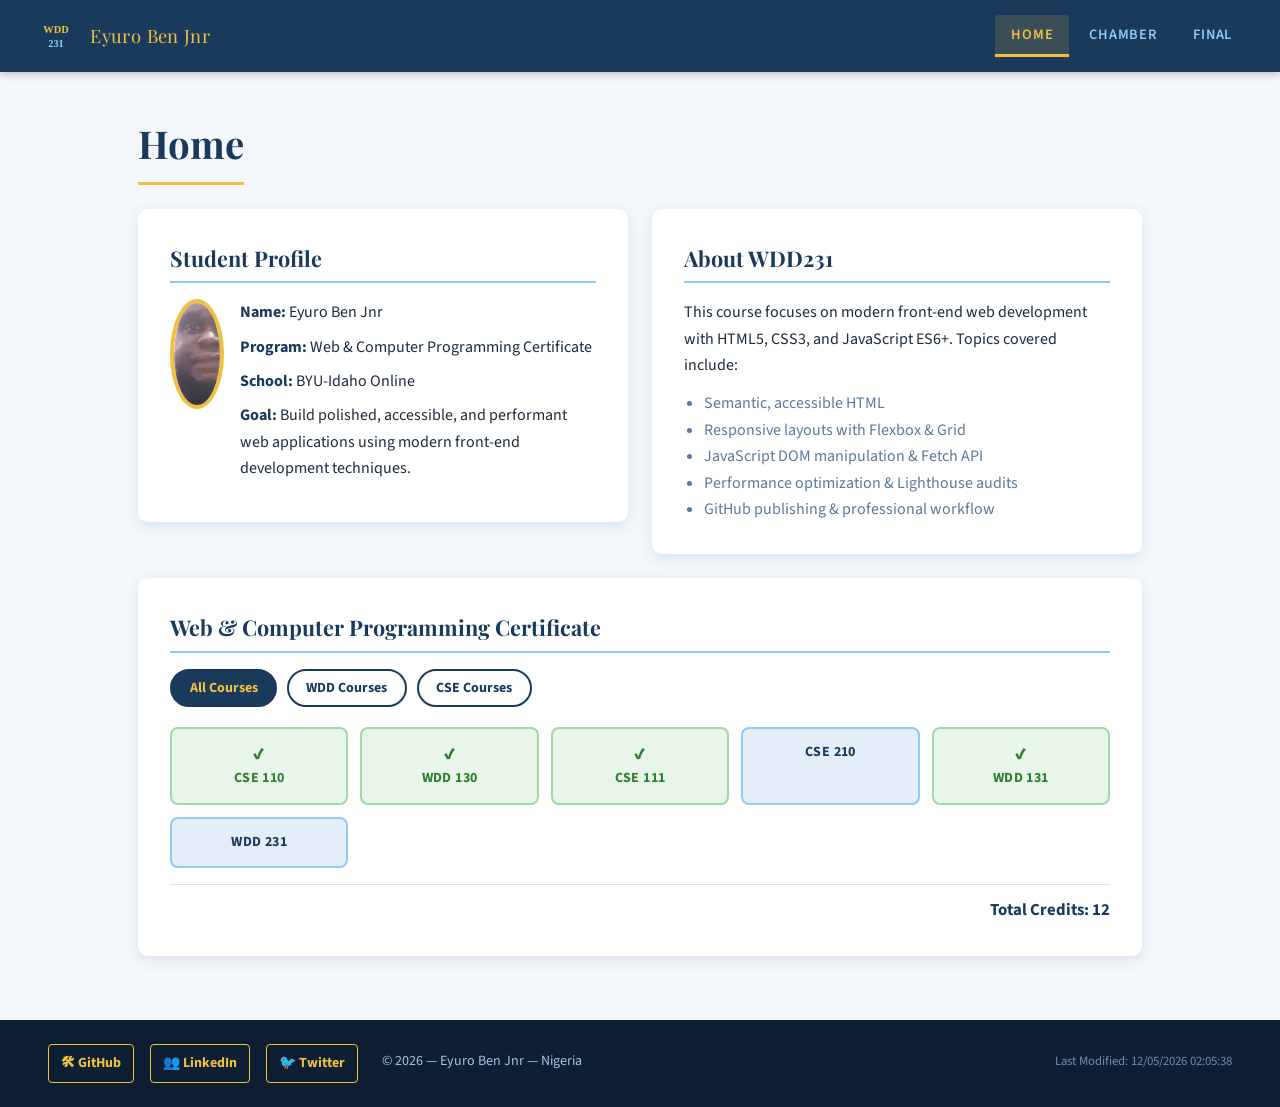
<file: index.html>
<!DOCTYPE html>
<html lang="en">
<head>
  <meta charset="UTF-8" />
  <meta name="viewport" content="width=device-width, initial-scale=1.0" />

  <meta name="description" content="WDD231 Frontend Web Development course home page. Showcasing HTML, CSS, and JavaScript skills." />
  <meta name="author" content="Eyuro Ben Jnr" />

  <title>WDD231 | Course Home</title>

  <meta property="og:title" content="WDD231 | Course Home" />
  <meta property="og:description" content="Frontend Web Development course home page showcasing HTML, CSS, and JavaScript projects and skills." />
  <meta property="og:image" content="https://raw.githubusercontent.com/AeuroShaw/wdd231/main/images/profile.webp" />
  <meta property="og:url" content="https://aeuroshaw.github.io/wdd231/" />
  <meta property="og:type" content="website" />

  <link rel="icon" href="favicon.ico" type="image/x-icon" />

  <link rel="preconnect" href="https://fonts.googleapis.com" />
  <link rel="preconnect" href="https://fonts.gstatic.com" crossorigin />
  <link href="https://fonts.googleapis.com/css2?family=Playfair+Display:wght@600;700&family=Source+Sans+3:wght@400;600;700&display=swap" rel="stylesheet" />

  <link rel="stylesheet" href="styles/small.css" />
  <link rel="stylesheet" href="styles/larger.css" />

  <script src="scripts/navigation.js" defer></script>
  <script src="scripts/date.js" defer></script>
  <script src="scripts/course.js" defer></script>
</head>
<body>

  <header>
    <div class="site-brand">
      <img src="images/logo.svg" alt="WDD231 logo" width="48" height="48" />
      <span>Eyuro Ben Jnr</span>
    </div>

    <button id="menu-btn" aria-expanded="false" aria-controls="main-nav" aria-label="Open menu">
      <span></span>
      <span></span>
      <span></span>
    </button>

    <nav id="main-nav" aria-label="Primary navigation">
      <ul>
        <li><a href="index.html" aria-current="page">Home</a></li>
        <li><a href="chamber/index.html">Chamber</a></li>
        <li><a href="final/index.html">Final</a></li>
      </ul>
    </nav>
  </header>

  <main>
    <h1>Home</h1>

    <div class="sections-grid">

      <section aria-labelledby="welcome-heading">
        <h2 id="welcome-heading">Student Profile</h2>
        <div class="profile-card">
          <img class="profile-pic" src="images/profile.webp" alt="Student profile photo" width="110" height="110" />
          <div class="profile-info">
            <p><strong>Name:</strong> Eyuro Ben Jnr</p>
            <p><strong>Program:</strong> Web &amp; Computer Programming Certificate</p>
            <p><strong>School:</strong> BYU-Idaho Online</p>
            <p><strong>Goal:</strong> Build polished, accessible, and performant web applications using modern front-end development techniques.</p>
          </div>
        </div>
      </section>

      <section aria-labelledby="overview-heading">
        <h2 id="overview-heading">About WDD231</h2>
        <p>This course focuses on modern front-end web development with HTML5, CSS3, and JavaScript ES6+. Topics covered include:</p>
        <ul style="margin-top:0.75rem; padding-left:1.25rem; list-style:disc; color:var(--clr-muted);">
          <li>Semantic, accessible HTML</li>
          <li>Responsive layouts with Flexbox &amp; Grid</li>
          <li>JavaScript DOM manipulation &amp; Fetch API</li>
          <li>Performance optimization &amp; Lighthouse audits</li>
          <li>GitHub publishing &amp; professional workflow</li>
        </ul>
      </section>

      <section class="courses-section" aria-labelledby="courses-heading">
        <h2 id="courses-heading">Web &amp; Computer Programming Certificate</h2>

        <div class="filter-btns" role="group" aria-label="Filter courses by subject">
          <button class="active" data-filter="all">All Courses</button>
          <button data-filter="WDD">WDD Courses</button>
          <button data-filter="CSE">CSE Courses</button>
        </div>

        <div id="course-grid" aria-live="polite" aria-label="Course list"></div>

        <p id="credits-summary" aria-live="polite"></p>
      </section>

    </div>
  </main>

  <footer>
    <div class="footer-social" aria-label="Social media links">
      <a href="https://github.com/aeuroshaw" target="_blank" rel="noopener noreferrer">
        &#128736; GitHub
      </a>
      <a href="https://www.linkedin.com/in/foluso-eyuro-00ba69112" target="_blank" rel="noopener noreferrer">
        &#128101; LinkedIn
      </a>
      <a href="https://twitter.com/feyuro" target="_blank" rel="noopener noreferrer">
        &#128038; Twitter
      </a>
    </div>

    <p>
      &copy; <span id="copyright-year"></span> &mdash; Eyuro Ben Jnr &mdash; Nigeria
    </p>

    <p id="lastModified"></p>
  </footer>

</body>
</html>
</file>
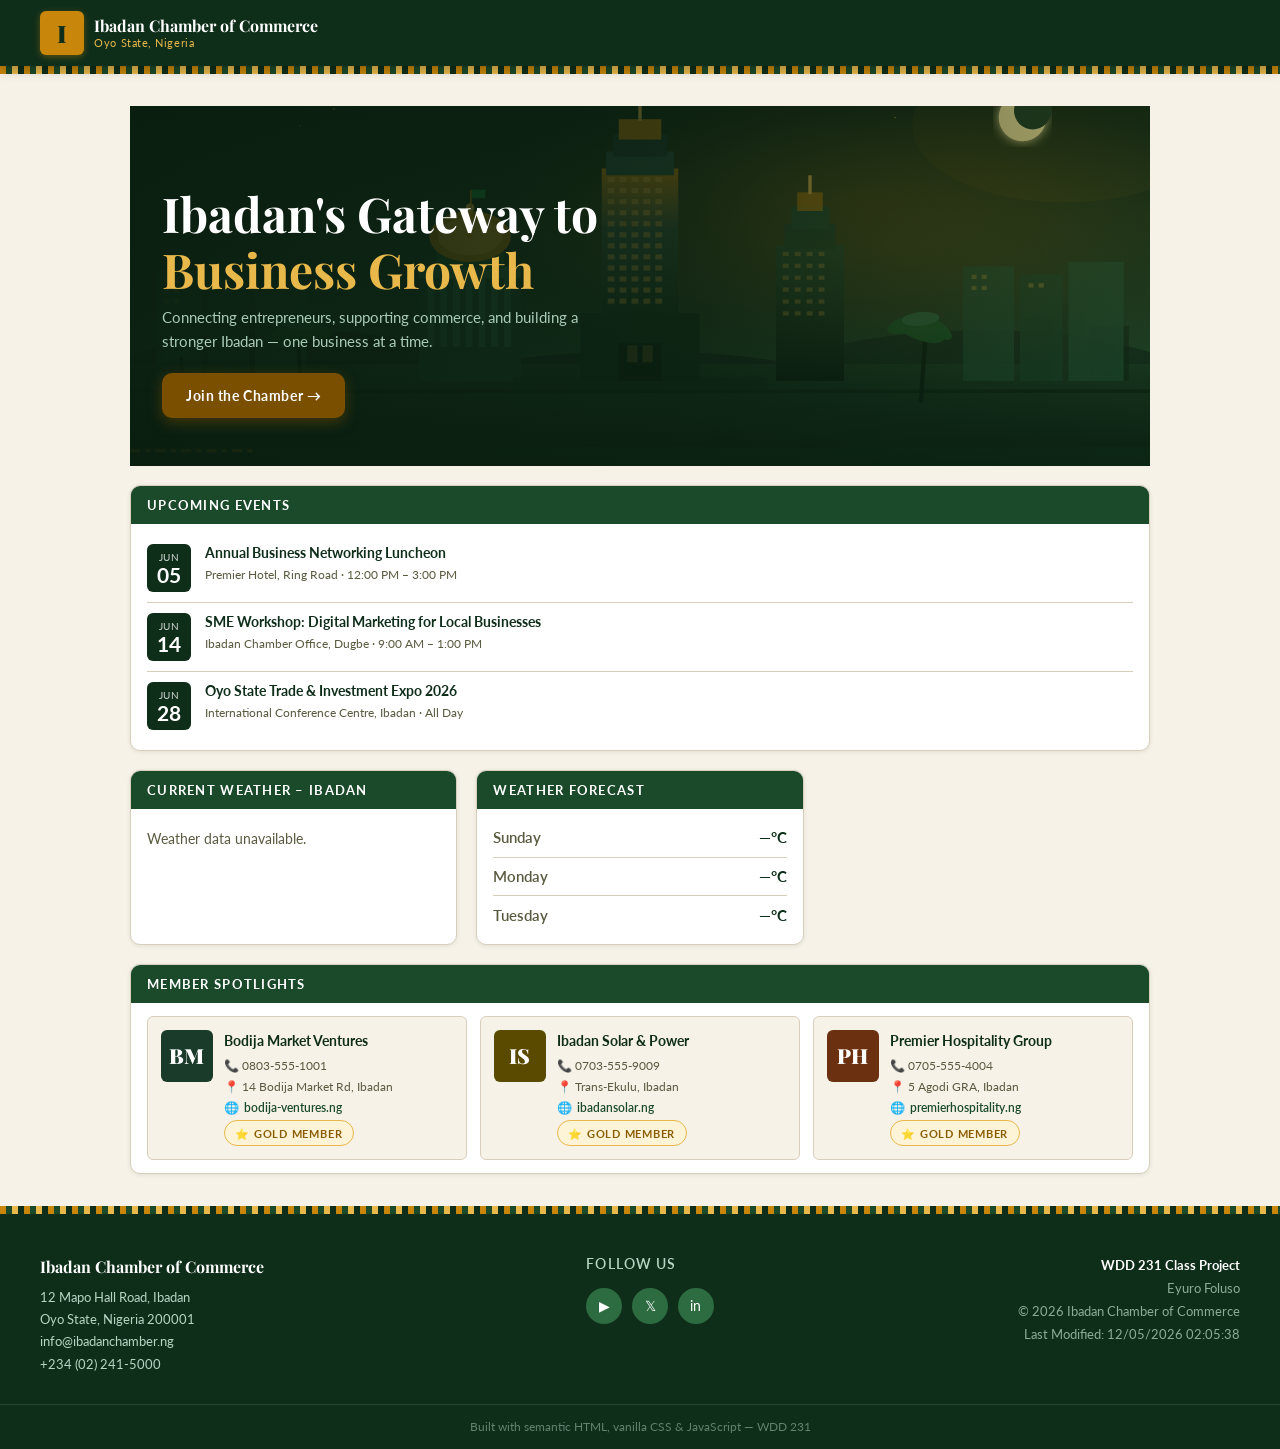
<file: chamber/index.html>
<!DOCTYPE html>
<html lang="en">
<head>
  <meta charset="UTF-8">
  <meta name="viewport" content="width=device-width, initial-scale=1.0">
  <meta name="description" content="Ibadan Chamber of Commerce – Connecting businesses, fostering growth, and building community across Ibadan and Oyo State, Nigeria.">
  <meta name="keywords" content="Ibadan, Chamber of Commerce, Oyo State, business, networking, Nigeria">
  <meta name="author" content="Eyuro Foluso">
  <meta property="og:title" content="Ibadan Chamber of Commerce | Oyo State, Nigeria">
  <meta property="og:description" content="Connecting entrepreneurs and supporting commerce to build a stronger Ibadan — one business at a time.">
  <meta property="og:image" content="https://aeuroshaw.github.io/wdd231/chamber/images/og-home.jpg">
  <meta property="og:url" content="https://aeuroshaw.github.io/wdd231/chamber/">
  <meta property="og:type" content="website">

  <title>Ibadan Chamber of Commerce | Home</title>

  <link rel="icon" href="data:image/svg+xml,<svg xmlns='http://www.w3.org/2000/svg' viewBox='0 0 100 100'><rect width='100' height='100' rx='16' fill='%230f2e1a'/><text y='.88em' font-size='62' x='50%' text-anchor='middle' font-family='Georgia,serif' fill='%23c8860a'>I</text></svg>">

  <link rel="preconnect" href="https://fonts.googleapis.com">
  <link rel="preconnect" href="https://fonts.gstatic.com" crossorigin>
  <link href="https://fonts.googleapis.com/css2?family=Playfair+Display:ital,wght@0,700;0,900;1,700&family=Lato:wght@400;600;700&display=swap" rel="stylesheet">

  <link rel="stylesheet" href="styles/small.css">
  <link rel="stylesheet" href="styles/larger.css">
  <link rel="stylesheet" href="styles/home.css">
</head>
<body>

  <header>
    <a href="index.html" class="header-brand" aria-label="Ibadan Chamber of Commerce Home">
      <div class="header-logo" aria-hidden="true">I</div>
      <div class="header-title">
        Ibadan Chamber of Commerce
        <span>Oyo State, Nigeria</span>
      </div>
    </a>
    <button id="menu-toggle" aria-controls="nav-list" aria-expanded="false" aria-label="Toggle navigation">☰</button>
    <nav aria-label="Main navigation">
      <ul id="nav-list" role="list">
        <li><a href="index.html" class="active" aria-current="page">Home</a></li>
        <li><a href="directory.html">Directory</a></li>
        <li><a href="join.html">Join</a></li>
        <li><a href="discover.html">Discover</a></li>
      </ul>
    </nav>
  </header>

  <div class="adire-strip" aria-hidden="true"></div>

  <main>

    <section class="home-hero" aria-labelledby="hero-heading">
      <img
        src="images/hero-ibadan.svg"
        alt="Ibadan skyline at night featuring Cocoa House, Mapo Hall, and the University of Ibadan tower"
        class="home-hero-img"
        width="1200"
        height="480"
        loading="eager"
      >
      <div class="home-hero-bg" aria-hidden="true"></div>
      <div class="home-hero-content">
        <h1 id="hero-heading">Ibadan's Gateway to <span>Business Growth</span></h1>
        <p>Connecting entrepreneurs, supporting commerce, and building a stronger Ibadan — one business at a time.</p>
        <a href="join.html" class="cta-btn">Join the Chamber →</a>
      </div>
    </section>

    <section class="home-section events-section" aria-labelledby="events-heading">
      <h2 class="section-label" id="events-heading">Upcoming Events</h2>
      <div class="events-body">
        <div class="event-card">
          <div class="event-date" aria-label="June 5">
            <div class="month">Jun</div>
            <div class="day">05</div>
          </div>
          <div class="event-info">
            <h3>Annual Business Networking Luncheon</h3>
            <p>Premier Hotel, Ring Road · 12:00 PM – 3:00 PM</p>
          </div>
        </div>
        <div class="event-card">
          <div class="event-date" aria-label="June 14">
            <div class="month">Jun</div>
            <div class="day">14</div>
          </div>
          <div class="event-info">
            <h3>SME Workshop: Digital Marketing for Local Businesses</h3>
            <p>Ibadan Chamber Office, Dugbe · 9:00 AM – 1:00 PM</p>
          </div>
        </div>
        <div class="event-card">
          <div class="event-date" aria-label="June 28">
            <div class="month">Jun</div>
            <div class="day">28</div>
          </div>
          <div class="event-info">
            <h3>Oyo State Trade &amp; Investment Expo 2026</h3>
            <p>International Conference Centre, Ibadan · All Day</p>
          </div>
        </div>
      </div>
    </section>

    <section class="home-section weather-section" aria-labelledby="weather-heading">
      <h2 class="section-label" id="weather-heading">Current Weather – Ibadan</h2>
      <div class="weather-body">
        <p class="weather-loading">Loading weather data…</p>
      </div>
    </section>

    <section class="home-section forecast-section" aria-labelledby="forecast-heading">
      <h2 class="section-label" id="forecast-heading">Weather Forecast</h2>
      <div class="forecast-body">
        <p class="weather-loading">Loading forecast…</p>
      </div>
    </section>

    <section class="home-section spotlights-section" aria-labelledby="spotlights-heading">
      <h2 class="section-label" id="spotlights-heading">Member Spotlights</h2>
      <div class="spotlights-body">
        <p class="weather-loading">Loading member spotlights…</p>
      </div>
    </section>

  </main>

  <div class="adire-strip" aria-hidden="true"></div>

  <footer>
    <div class="footer-inner">
      <div class="footer-brand">
        <strong>Ibadan Chamber of Commerce</strong>
        <p>12 Mapo Hall Road, Ibadan<br>Oyo State, Nigeria 200001<br>info@ibadanchamber.ng<br>+234 (02) 241-5000</p>
      </div>
      <div>
        <p class="footer-social-label">Follow Us</p>
        <div class="footer-social">
          <a href="https://youtube.com"  target="_blank" rel="noopener" aria-label="YouTube">▶</a>
          <a href="https://twitter.com"  target="_blank" rel="noopener" aria-label="Twitter / X">𝕏</a>
          <a href="https://linkedin.com" target="_blank" rel="noopener" aria-label="LinkedIn">in</a>
        </div>
      </div>
      <div class="footer-dev">
        <strong>WDD 231 Class Project</strong><br>
        Eyuro Foluso<br>
        &copy; <span id="copyright-year"></span> Ibadan Chamber of Commerce<br>
        Last Modified: <span id="last-modified"></span>
      </div>
    </div>
    <div class="footer-bottom">Built with semantic HTML, vanilla CSS &amp; JavaScript &mdash; WDD 231</div>
  </footer>

  <script src="scripts/shared.js" defer></script>
  <script src="scripts/main.js" defer></script>
  
</body>
</html>
</file>
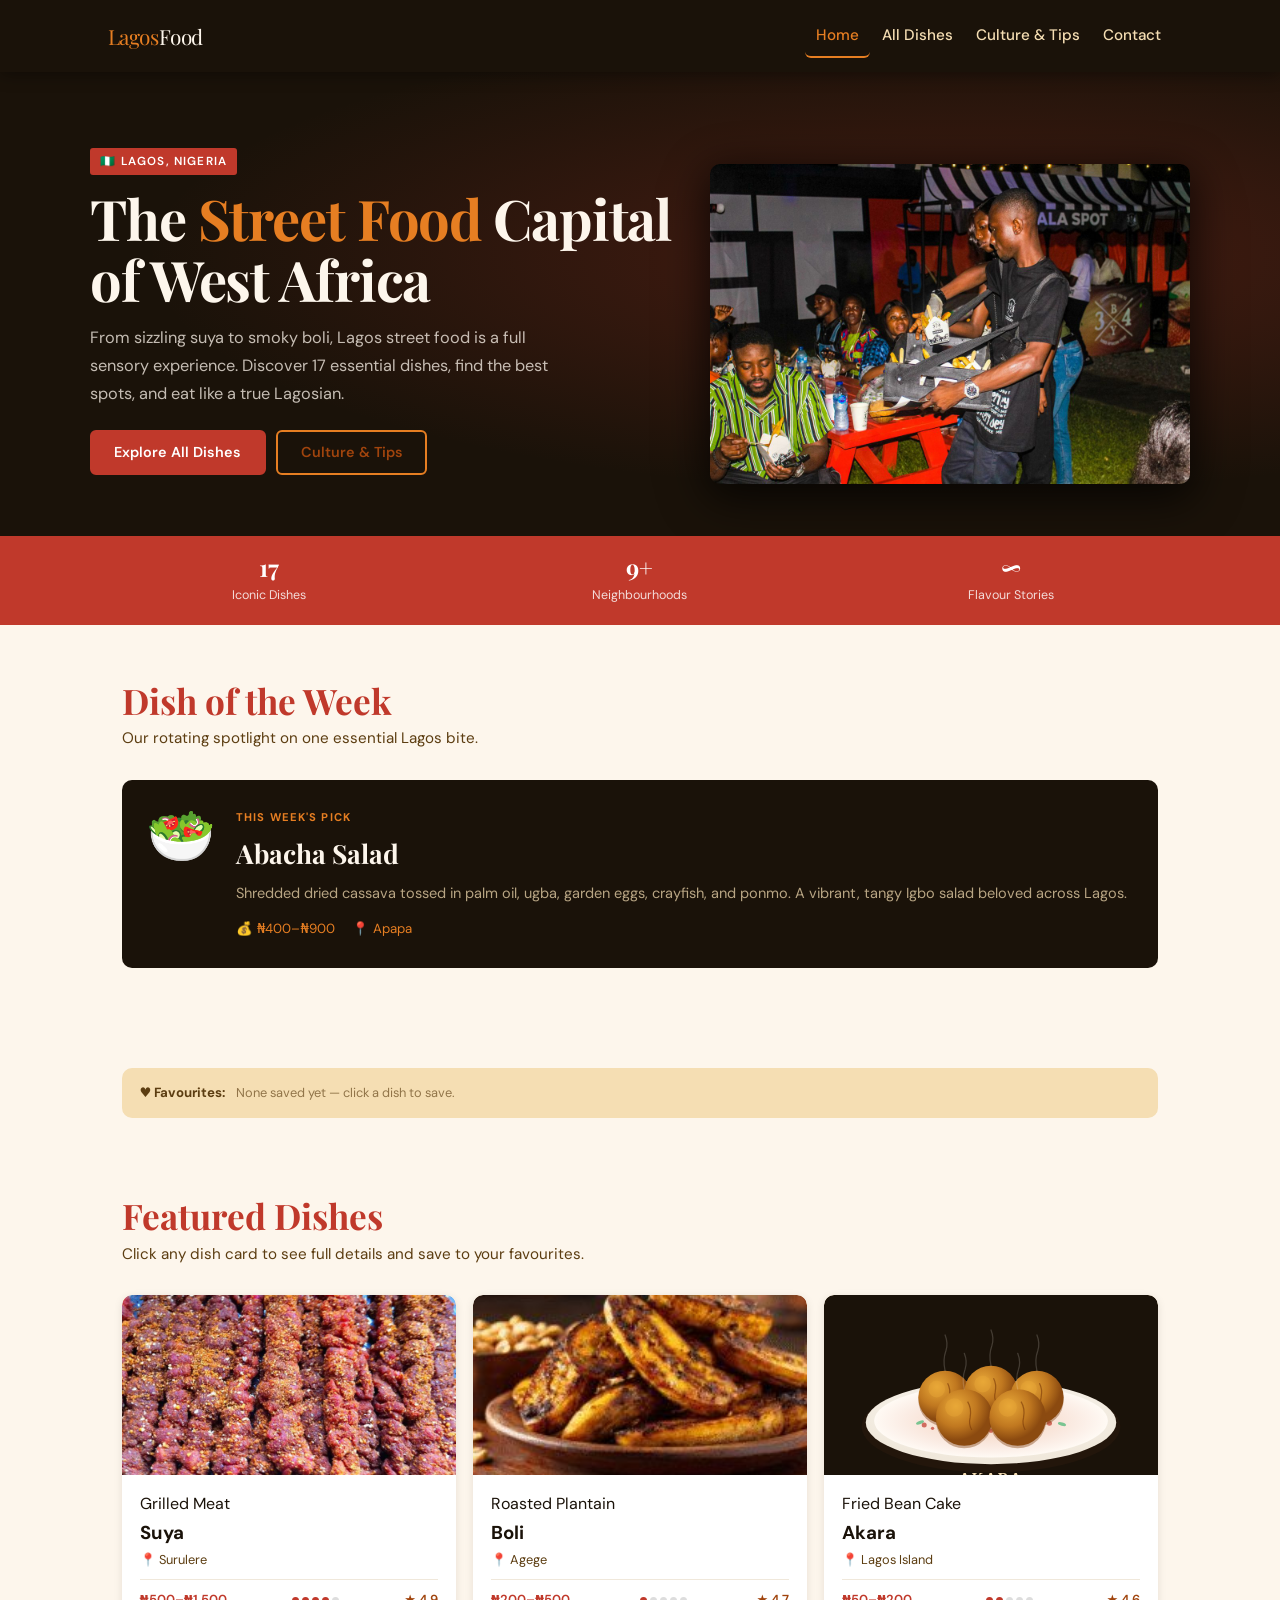
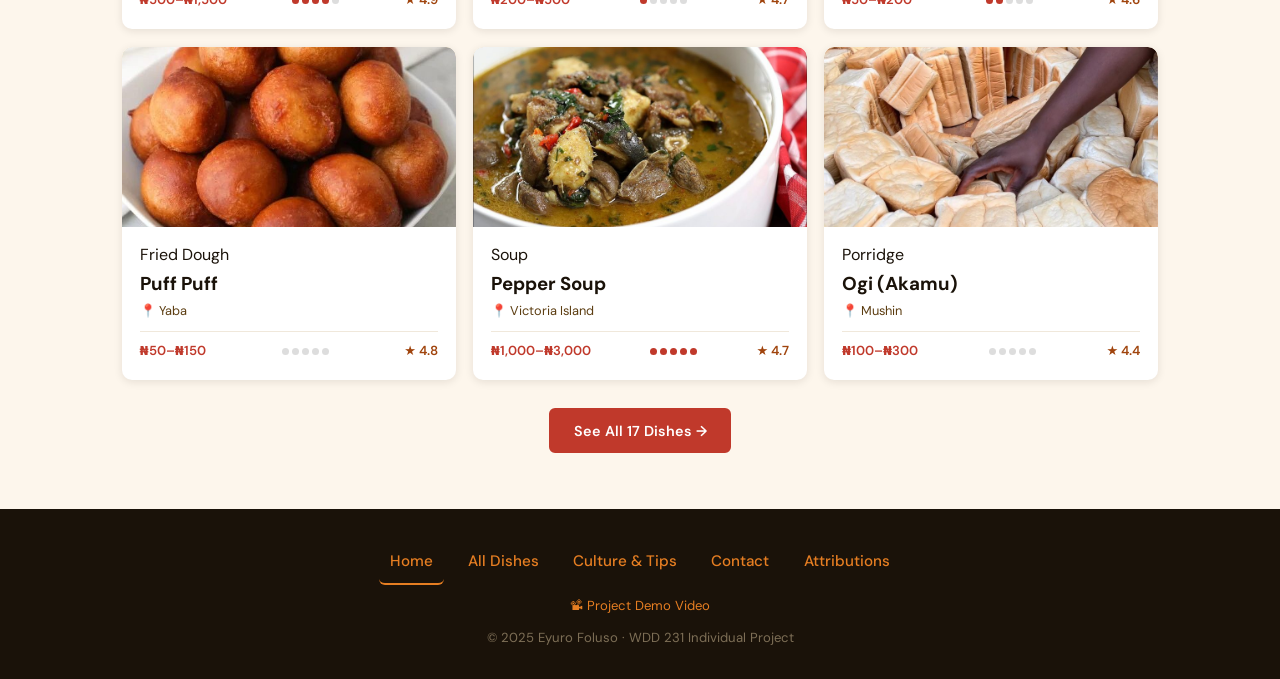
<file: project/index.html>
<!DOCTYPE html>
<html lang="en">
<head>
  <meta charset="UTF-8" />
  <meta name="viewport" content="width=device-width, initial-scale=1.0" />
  <title>Lagos Street Food Guide – West Africa's Greatest Street Food</title>
  <meta name="description" content="Your essential guide to Lagos street food. Explore 17 iconic dishes, discover the best spots by neighbourhood, and eat like a true Lagosian." />
  <meta name="author" content="Eyuro Foluso" />
  <meta property="og:title"       content="Lagos Street Food Guide" />
  <meta property="og:description" content="Explore iconic Lagos dishes, local vendors, and street food culture." />
  <meta property="og:type"        content="website" />
  <meta property="og:url"         content="https://yourusername.github.io/wdd231/chamber/" />
  <meta property="og:image"       content="https://yourusername.github.io/wdd231/chamber/images/hero-ibadan.svg" />
  <link rel="icon" href="data:image/svg+xml,<svg xmlns='http://www.w3.org/2000/svg' viewBox='0 0 100 100'><text y='.9em' font-size='90'>🍢</text></svg>" />
  <link rel="stylesheet" href="styles/small.css" />
  <link rel="stylesheet" href="styles/larger.css" />
  <link rel="stylesheet" href="styles/home.css" />
</head>
<body>

<a href="#main-content" class="skip-link">Skip to main content</a>

<header>
  <div class="nav-inner">
    <a href="index.html" class="logo" aria-label="Lagos Street Food Guide home">Lagos<span>Food</span></a>
    <button id="menu-toggle" aria-label="Toggle navigation menu" aria-expanded="false" aria-controls="primary-nav">
      <span></span><span></span><span></span>
    </button>
    <nav aria-label="Primary navigation">
      <ul id="primary-nav">
        <li><a href="index.html">Home</a></li>
        <li><a href="directory.html">All Dishes</a></li>
        <li><a href="discover.html">Culture &amp; Tips</a></li>
        <li><a href="join.html">Contact</a></li>
      </ul>
    </nav>
  </div>
</header>

<!-- HERO -->
<section class="hero" aria-label="Welcome banner">
  <div class="hero-inner">
    <div>
      <span class="hero-tag">🇳🇬 Lagos, Nigeria</span>
      <h1>The <em>Street Food</em> Capital of West Africa</h1>
      <p class="hero-lead">From sizzling suya to smoky boli, Lagos street food is a full sensory experience. Discover 17 essential dishes, find the best spots, and eat like a true Lagosian.</p>
      <div class="hero-cta">
        <a href="directory.html" class="btn">Explore All Dishes</a>
        <a href="discover.html" class="btn btn-ghost">Culture &amp; Tips</a>
      </div>
    </div>
    <div class="hero-visual"><img src="images/hero-lagos.svg" alt="Lagos street food market at night" width="500" height="400" loading="eager"></div>
  </div>
</section>

<!-- FEATURE STRIP -->
<div class="feature-strip" aria-label="Site highlights">
  <div class="feature-strip-inner">
    <div class="feature-item"><strong>17</strong><span>Iconic Dishes</span></div>
    <div class="feature-item"><strong>9+</strong><span>Neighbourhoods</span></div>
    <div class="feature-item"><strong>∞</strong><span>Flavour Stories</span></div>
  </div>
</div>

<main id="main-content">

  <!-- DISH OF THE WEEK -->
  <div class="wrap" id="dotw-section">
    <div class="section-head">
      <h2>Dish of the Week</h2>
      <p>Our rotating spotlight on one essential Lagos bite.</p>
    </div>
    <div class="dotw-card">
      <div class="dotw-emoji" id="dotw-emoji">🍢</div>
      <div>
        <p class="dotw-label">This Week's Pick</p>
        <h3 class="dotw-name" id="dotw-name">Loading…</h3>
        <p class="dotw-desc"  id="dotw-desc"></p>
        <div class="dotw-meta">
          <span>💰 <span id="dotw-price"></span></span>
          <span>📍 <span id="dotw-area"></span></span>
        </div>
      </div>
    </div>
  </div>

  <!-- FAVOURITES BAR -->
  <div class="wrap" style="padding-top:0; padding-bottom:0;">
    <div class="favs-bar" aria-label="Your saved favourite dishes">
      <strong>♥ Favourites:</strong>
      <div id="fav-list"></div>
    </div>
  </div>

  <!-- FEATURED GRID -->
  <section class="wrap" aria-labelledby="featured-heading">
    <div class="section-head">
      <h2 id="featured-heading">Featured Dishes</h2>
      <p>Click any dish card to see full details and save to your favourites.</p>
    </div>
    <div class="cards-grid" id="home-grid" aria-live="polite" aria-label="Featured Lagos street food dishes"></div>
    <div class="home-grid-footer">
      <a href="directory.html" class="btn">See All 17 Dishes →</a>
    </div>
  </section>

</main>

<!-- MODAL -->
<div id="modal-backdrop" class="modal-backdrop" role="dialog" aria-modal="true" aria-label="Dish details">
  <div class="modal">
    <div class="modal-head"></div>
    <div class="modal-body"></div>
  </div>
</div>

<div id="toast" role="status" aria-live="polite" aria-atomic="true"></div>

<footer>
  <nav class="footer-links" aria-label="Footer navigation">
    <a href="index.html">Home</a>
    <a href="directory.html">All Dishes</a>
    <a href="discover.html">Culture &amp; Tips</a>
    <a href="join.html">Contact</a>
    <a href="attributions.html">Attributions</a>
  </nav>
  <p><a href="https://www.youtube.com/" target="_blank" rel="noopener noreferrer">📽 Project Demo Video</a></p>
  <p style="opacity:.45; margin-top:.35rem;">&copy; 2025 Eyuro Foluso · WDD 231 Individual Project</p>
</footer>

<script type="module" src="scripts/main.js"></script>
</body>
</html>
</file>
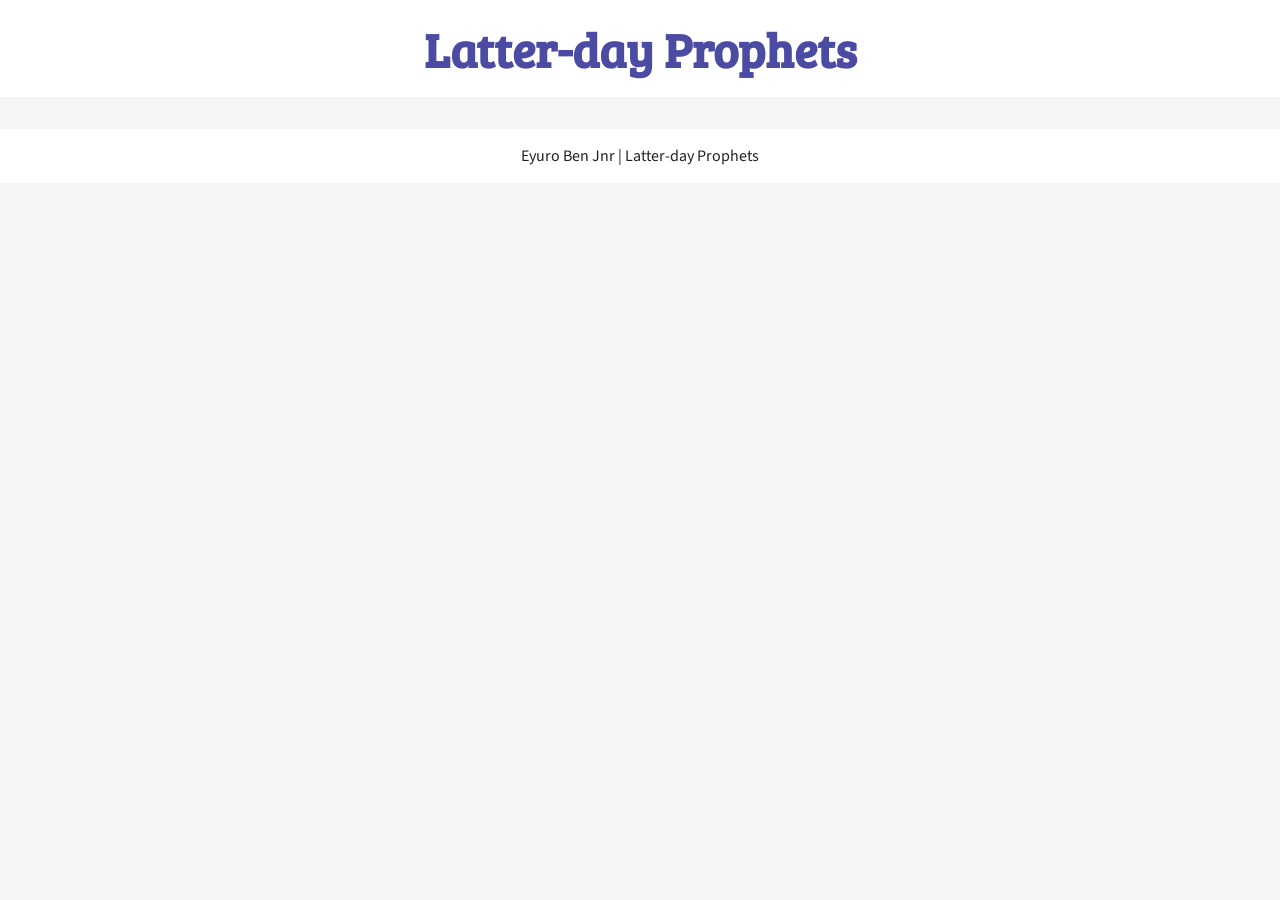
<file: prophets.html>
<!DOCTYPE html>
<html lang="en">
<head>
  <meta charset="UTF-8" />
  <meta name="viewport" content="width=device-width, initial-scale=1.0" />

  <title>Latter-day Prophets</title>

  <meta name="description" content="Latter-day Prophets page using Fetch API and JSON data." />
  <meta name="author" content="Eyuro Ben Jnr" />

  <link rel="stylesheet" href="styles/prophets.css" />

  <script src="scripts/prophets.js" defer></script>
</head>

<body>

  <header>
    <h1>Latter-day Prophets</h1>
  </header>

  <main>
    <div id="cards"></div>
  </main>

  <footer>
    Eyuro Ben Jnr | Latter-day Prophets
  </footer>

</body>
</html>
</file>
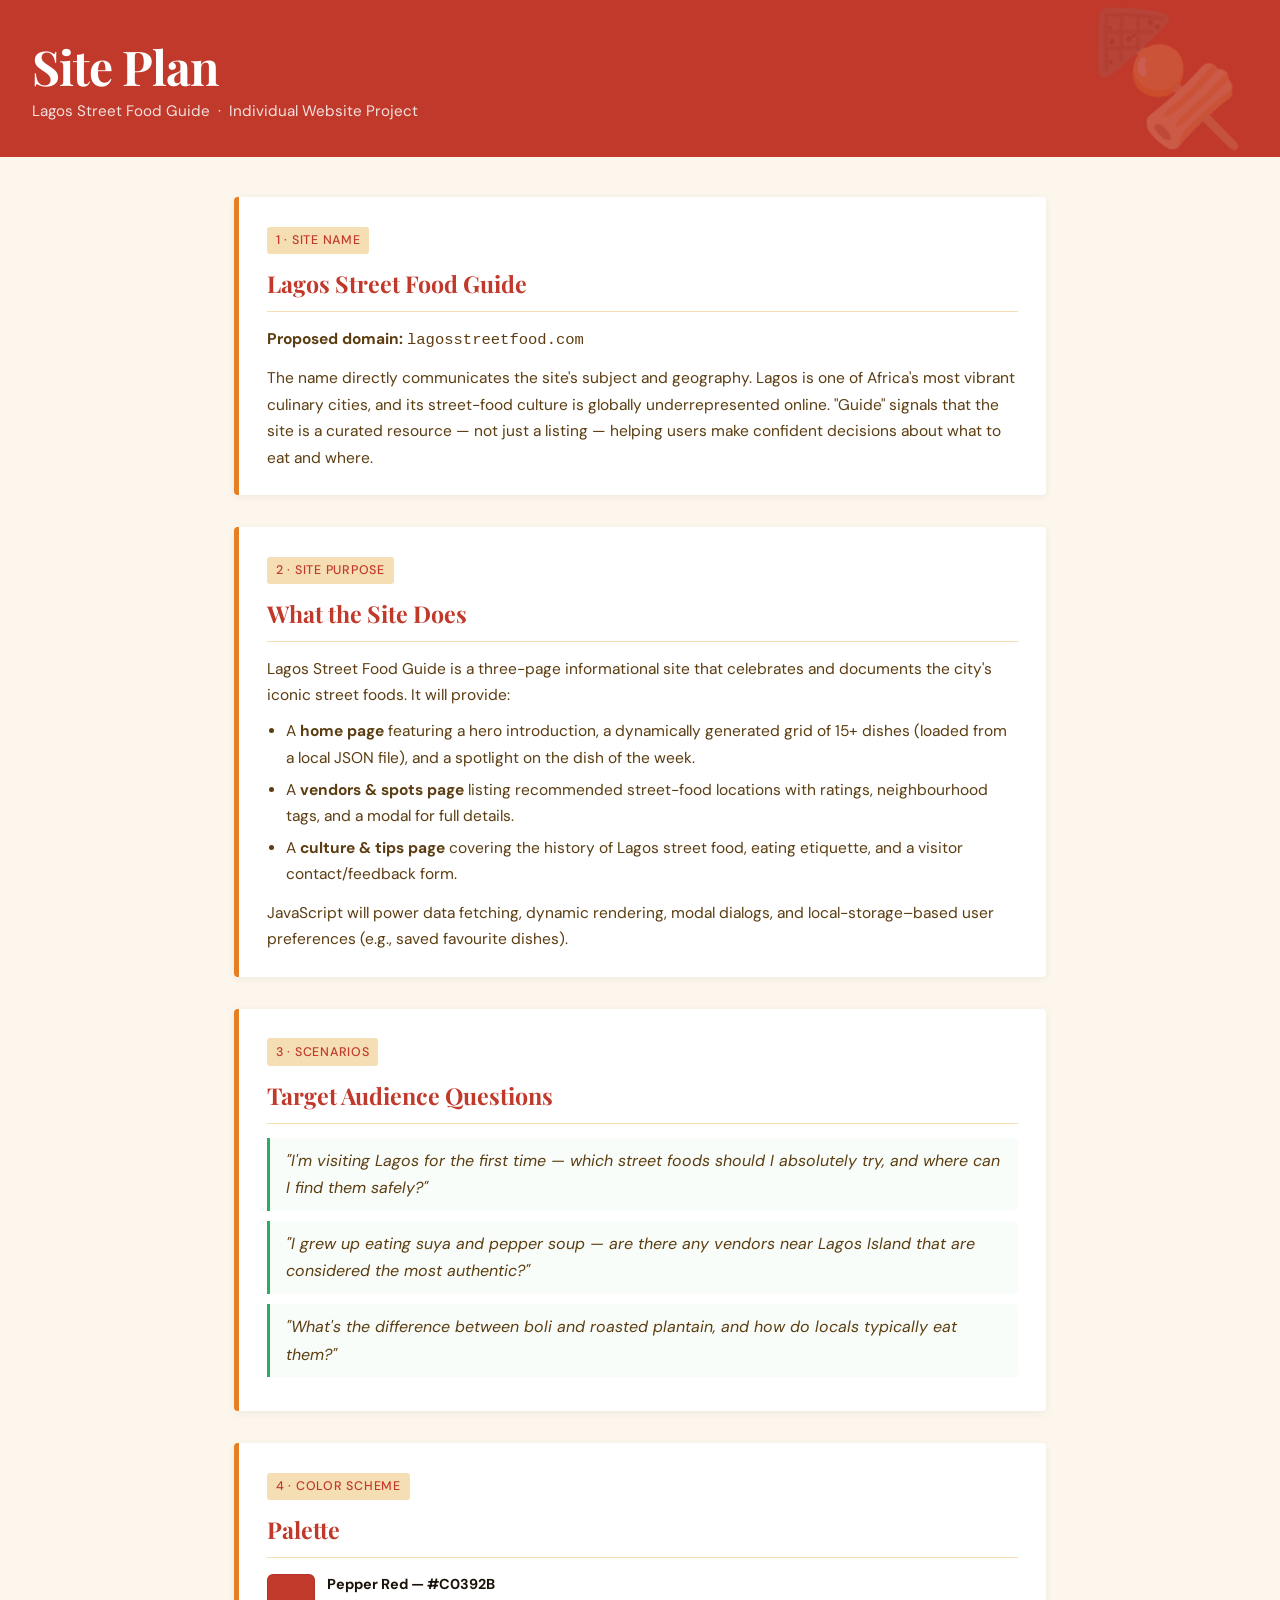
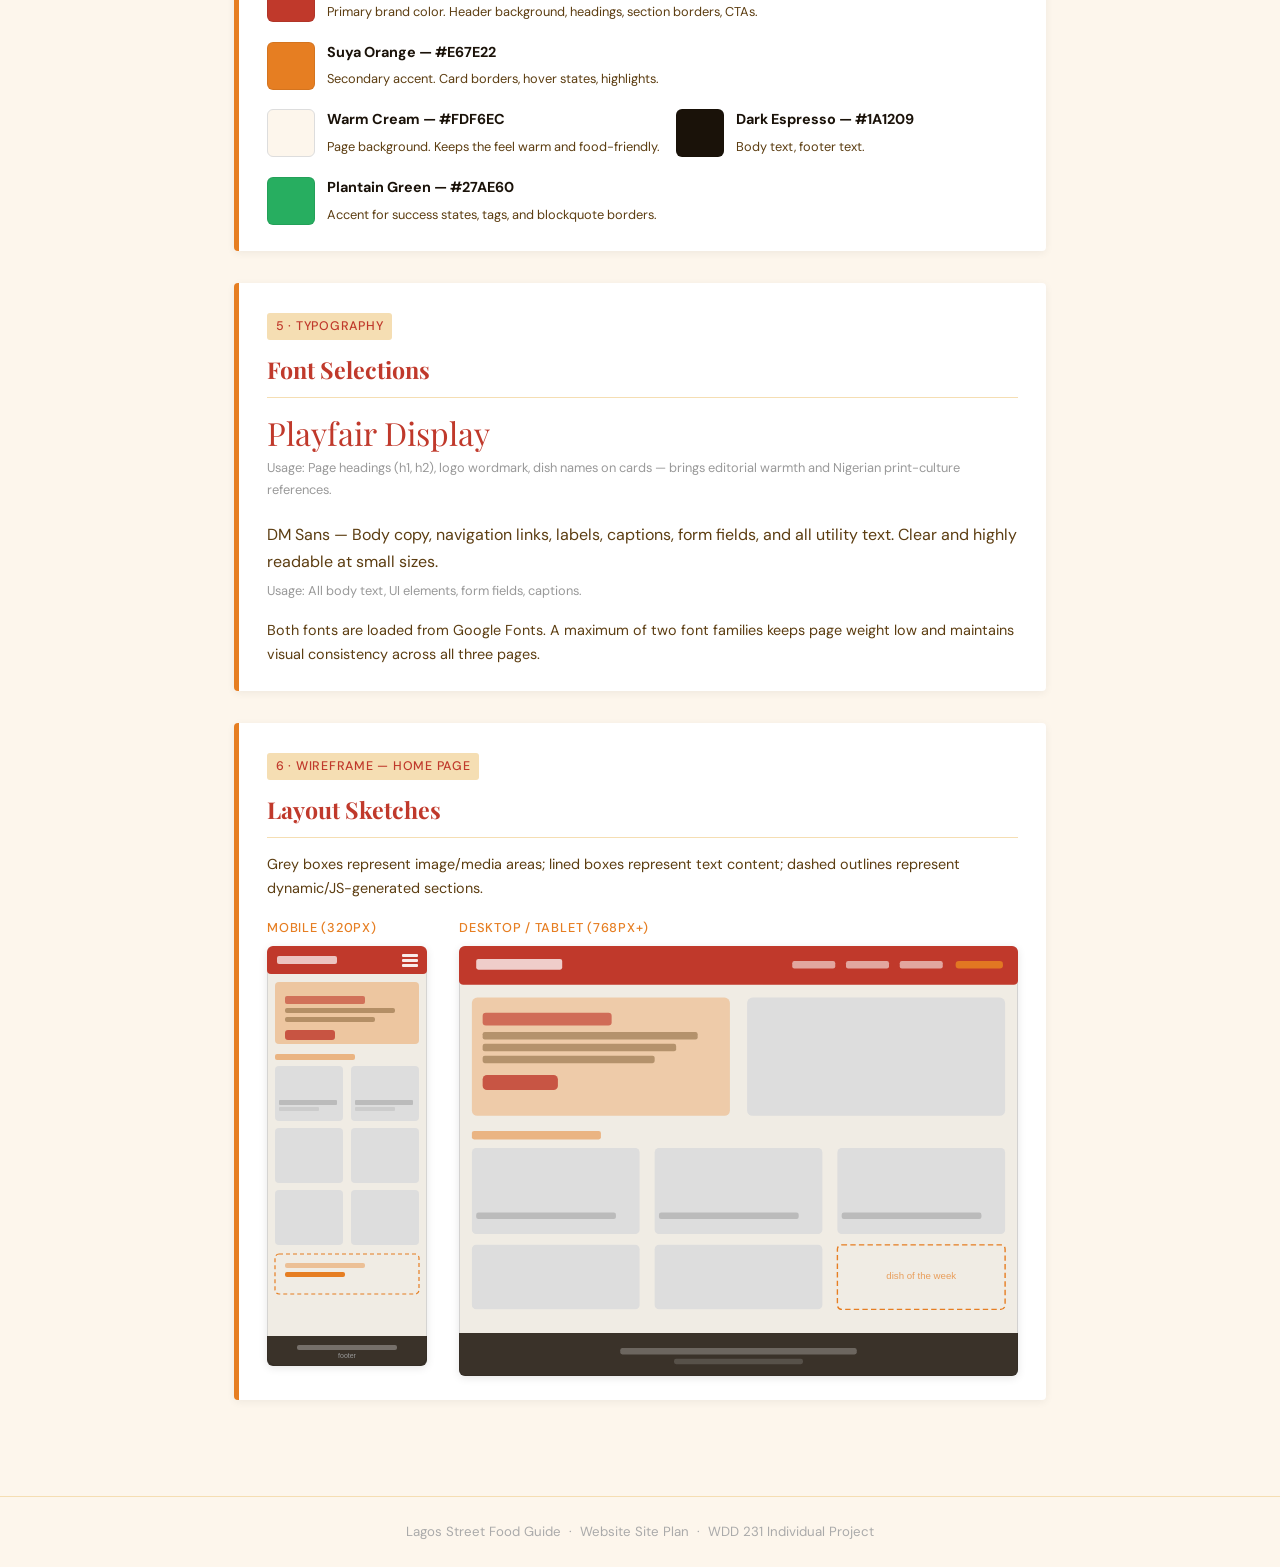
<file: siteplan.html>
<!DOCTYPE html>
<html lang="en">
<head>
  <meta charset="UTF-8" />
  <meta name="viewport" content="width=device-width, initial-scale=1.0" />
  <title>Site Plan – Lagos Street Food Guide</title>
  <link rel="preconnect" href="https://fonts.googleapis.com" />
  <link rel="preconnect" href="https://fonts.gstatic.com" crossorigin />
  <link href="https://fonts.googleapis.com/css2?family=Playfair+Display:ital,wght@0,700;1,400&family=DM+Sans:wght@400;500&display=swap" rel="stylesheet" />
  <style>
    :root {
      --color-bg:        #FDF6EC;
      --color-primary:   #C0392B;
      --color-secondary: #E67E22;
      --color-dark:      #1A1209;
      --color-mid:       #5C3D11;
      --color-soft:      #F5DEB3;
      --color-accent:    #27AE60;

      --font-display: 'Playfair Display', Georgia, serif;
      --font-body:    'DM Sans', sans-serif;
    }

    *, *::before, *::after { box-sizing: border-box; margin: 0; padding: 0; }

    body {
      background-color: var(--color-bg);
      color: var(--color-dark);
      font-family: var(--font-body);
      font-size: 1rem;
      line-height: 1.7;
    }

    /* ── HEADER ── */
    header {
      background-color: var(--color-primary);
      color: #fff;
      padding: 2.5rem 2rem 2rem;
      position: relative;
      overflow: hidden;
    }
    header::after {
      content: '🍢';
      font-size: 8rem;
      position: absolute;
      right: 2rem;
      top: 50%;
      transform: translateY(-50%);
      opacity: 0.18;
      pointer-events: none;
    }
    header h1 {
      font-family: var(--font-display);
      font-size: clamp(1.8rem, 5vw, 3rem);
      letter-spacing: -0.02em;
      line-height: 1.1;
    }
    header p {
      margin-top: 0.4rem;
      font-size: 0.95rem;
      opacity: 0.85;
    }

    /* ── MAIN LAYOUT ── */
    main {
      max-width: 860px;
      margin: 0 auto;
      padding: 2.5rem 1.5rem 4rem;
    }

    /* ── SECTION CARD ── */
    section {
      background: #fff;
      border-left: 5px solid var(--color-secondary);
      border-radius: 4px;
      padding: 1.75rem 1.75rem 1.5rem;
      margin-bottom: 2rem;
      box-shadow: 0 2px 8px rgba(0,0,0,0.06);
    }

    section h2 {
      font-family: var(--font-display);
      font-size: 1.45rem;
      color: var(--color-primary);
      margin-bottom: 0.85rem;
      border-bottom: 1px solid var(--color-soft);
      padding-bottom: 0.5rem;
    }

    section p, section li { color: var(--color-mid); font-size: 0.97rem; }
    section ul { padding-left: 1.2rem; }
    section li { margin-bottom: 0.35rem; }

    .label {
      display: inline-block;
      background: var(--color-soft);
      color: var(--color-primary);
      font-size: 0.78rem;
      font-weight: 500;
      letter-spacing: 0.06em;
      text-transform: uppercase;
      padding: 0.2rem 0.55rem;
      border-radius: 3px;
      margin-bottom: 0.6rem;
    }

    /* ── COLOR SCHEME ── */
    .palette {
      display: flex;
      flex-wrap: wrap;
      gap: 1rem;
      margin-top: 0.75rem;
    }
    .swatch {
      display: flex;
      align-items: center;
      gap: 0.75rem;
    }
    .swatch-box {
      width: 48px;
      height: 48px;
      border-radius: 6px;
      border: 1px solid rgba(0,0,0,0.08);
      flex-shrink: 0;
    }
    .swatch-info strong { display: block; font-size: 0.9rem; color: var(--color-dark); }
    .swatch-info span   { font-size: 0.8rem; color: var(--color-mid); }

    /* ── TYPOGRAPHY ── */
    .type-demo { margin-top: 1rem; }
    .type-demo + .type-demo { margin-top: 1.25rem; }
    .type-sample-display {
      font-family: var(--font-display);
      font-size: 2rem;
      color: var(--color-primary);
      line-height: 1.2;
    }
    .type-sample-body {
      font-family: var(--font-body);
      font-size: 1rem;
      color: var(--color-mid);
      margin-top: 0.25rem;
    }
    .type-meta { font-size: 0.8rem; color: #999; margin-top: 0.3rem; }

    /* ── WIREFRAMES ── */
    .wireframes {
      display: grid;
      grid-template-columns: 1fr;
      gap: 2rem;
      margin-top: 1rem;
    }
    @media (min-width: 600px) {
      .wireframes { grid-template-columns: 160px 1fr; align-items: start; }
    }

    .wf-label {
      font-size: 0.8rem;
      font-weight: 500;
      text-transform: uppercase;
      letter-spacing: 0.06em;
      color: var(--color-secondary);
      margin-bottom: 0.5rem;
    }

    .wireframe-mobile svg,
    .wireframe-desktop svg {
      width: 100%;
      height: auto;
      display: block;
      border-radius: 6px;
      box-shadow: 0 2px 8px rgba(0,0,0,0.1);
    }

    /* ── SCENARIOS ── */
    blockquote {
      border-left: 3px solid var(--color-accent);
      padding: 0.6rem 1rem;
      margin: 0.6rem 0;
      font-style: italic;
      color: var(--color-mid);
      background: #f9fdf9;
      border-radius: 0 4px 4px 0;
    }

    footer {
      text-align: center;
      padding: 1.5rem;
      font-size: 0.83rem;
      color: #aaa;
      border-top: 1px solid var(--color-soft);
    }
  </style>
</head>
<body>

<header>
  <h1>Site Plan</h1>
  <p>Lagos Street Food Guide &nbsp;·&nbsp; Individual Website Project</p>
</header>

<main>

  <!-- 1. SITE NAME -->
  <section id="site-name">
    <span class="label">1 · Site Name</span>
    <h2>Lagos Street Food Guide</h2>
    <p>
      <strong>Proposed domain:</strong> <code>lagosstreetfood.com</code>
    </p>
    <p style="margin-top:0.75rem;">
      The name directly communicates the site's subject and geography. Lagos is one
      of Africa's most vibrant culinary cities, and its street-food culture is
      globally underrepresented online. "Guide" signals that the site is a curated
      resource — not just a listing — helping users make confident decisions about
      what to eat and where.
    </p>
  </section>

  <!-- 2. SITE PURPOSE -->
  <section id="site-purpose">
    <span class="label">2 · Site Purpose</span>
    <h2>What the Site Does</h2>
    <p>
      Lagos Street Food Guide is a three-page informational site that celebrates
      and documents the city's iconic street foods. It will provide:
    </p>
    <ul style="margin-top:0.6rem;">
      <li>A <strong>home page</strong> featuring a hero introduction, a dynamically generated
          grid of 15+ dishes (loaded from a local JSON file), and a spotlight on the
          dish of the week.</li>
      <li>A <strong>vendors &amp; spots page</strong> listing recommended street-food
          locations with ratings, neighbourhood tags, and a modal for full details.</li>
      <li>A <strong>culture &amp; tips page</strong> covering the history of Lagos street
          food, eating etiquette, and a visitor contact/feedback form.</li>
    </ul>
    <p style="margin-top:0.75rem;">
      JavaScript will power data fetching, dynamic rendering, modal dialogs, and
      local-storage–based user preferences (e.g., saved favourite dishes).
    </p>
  </section>

  <!-- 3. SCENARIOS -->
  <section id="scenarios">
    <span class="label">3 · Scenarios</span>
    <h2>Target Audience Questions</h2>
    <blockquote>
      "I'm visiting Lagos for the first time — which street foods should I absolutely
      try, and where can I find them safely?"
    </blockquote>
    <blockquote>
      "I grew up eating suya and pepper soup — are there any vendors near Lagos
      Island that are considered the most authentic?"
    </blockquote>
    <blockquote>
      "What's the difference between boli and roasted plantain, and how do locals
      typically eat them?"
    </blockquote>
  </section>

  <!-- 4. COLOR SCHEME -->
  <section id="color-scheme">
    <span class="label">4 · Color Scheme</span>
    <h2>Palette</h2>
    <div class="palette">

      <div class="swatch">
        <div class="swatch-box" style="background:#C0392B;"></div>
        <div class="swatch-info">
          <strong>Pepper Red — #C0392B</strong>
          <span>Primary brand color. Header background, headings, section borders, CTAs.</span>
        </div>
      </div>

      <div class="swatch">
        <div class="swatch-box" style="background:#E67E22;"></div>
        <div class="swatch-info">
          <strong>Suya Orange — #E67E22</strong>
          <span>Secondary accent. Card borders, hover states, highlights.</span>
        </div>
      </div>

      <div class="swatch">
        <div class="swatch-box" style="background:#FDF6EC; border:1px solid #ddd;"></div>
        <div class="swatch-info">
          <strong>Warm Cream — #FDF6EC</strong>
          <span>Page background. Keeps the feel warm and food-friendly.</span>
        </div>
      </div>

      <div class="swatch">
        <div class="swatch-box" style="background:#1A1209;"></div>
        <div class="swatch-info">
          <strong>Dark Espresso — #1A1209</strong>
          <span>Body text, footer text.</span>
        </div>
      </div>

      <div class="swatch">
        <div class="swatch-box" style="background:#27AE60;"></div>
        <div class="swatch-info">
          <strong>Plantain Green — #27AE60</strong>
          <span>Accent for success states, tags, and blockquote borders.</span>
        </div>
      </div>

    </div>
  </section>

  <!-- 5. TYPOGRAPHY -->
  <section id="typography">
    <span class="label">5 · Typography</span>
    <h2>Font Selections</h2>

    <div class="type-demo">
      <div class="type-sample-display">Playfair Display</div>
      <p class="type-meta">Usage: Page headings (h1, h2), logo wordmark, dish names on cards — brings editorial warmth and Nigerian print-culture references.</p>
    </div>

    <div class="type-demo">
      <div class="type-sample-body">DM Sans — Body copy, navigation links, labels, captions, form fields, and all utility text. Clear and highly readable at small sizes.</div>
      <p class="type-meta">Usage: All body text, UI elements, form fields, captions.</p>
    </div>

    <p style="margin-top:1rem; font-size:0.9rem; color:var(--color-mid);">
      Both fonts are loaded from Google Fonts. A maximum of two font families keeps
      page weight low and maintains visual consistency across all three pages.
    </p>
  </section>

  <!-- 6. WIREFRAME -->
  <section id="wireframe">
    <span class="label">6 · Wireframe — Home Page</span>
    <h2>Layout Sketches</h2>
    <p style="margin-bottom:1rem; font-size:0.9rem; color:var(--color-mid);">
      Grey boxes represent image/media areas; lined boxes represent text content;
      dashed outlines represent dynamic/JS-generated sections.
    </p>

    <div class="wireframes">

      <!-- MOBILE -->
      <div class="wireframe-mobile">
        <p class="wf-label">Mobile (320px)</p>
        <svg viewBox="0 0 160 420" xmlns="http://www.w3.org/2000/svg" aria-label="Mobile wireframe of home page">
          <!-- phone chrome -->
          <rect width="160" height="420" rx="10" fill="#f0ece4" stroke="#ccc" stroke-width="1.5"/>
          <!-- nav bar -->
          <rect x="0" y="0" width="160" height="28" rx="4" fill="#C0392B"/>
          <rect x="10" y="10" width="60" height="8" rx="2" fill="rgba(255,255,255,0.7)"/>
          <rect x="135" y="8" width="16" height="3" rx="1" fill="white" opacity="0.9"/>
          <rect x="135" y="13" width="16" height="3" rx="1" fill="white" opacity="0.9"/>
          <rect x="135" y="18" width="16" height="3" rx="1" fill="white" opacity="0.9"/>
          <!-- hero -->
          <rect x="8" y="36" width="144" height="62" rx="4" fill="#E67E22" opacity="0.35"/>
          <rect x="18" y="50" width="80" height="8" rx="2" fill="#C0392B" opacity="0.6"/>
          <rect x="18" y="62" width="110" height="5" rx="2" fill="#5C3D11" opacity="0.4"/>
          <rect x="18" y="71" width="90" height="5" rx="2" fill="#5C3D11" opacity="0.4"/>
          <rect x="18" y="84" width="50" height="10" rx="3" fill="#C0392B" opacity="0.8"/>
          <!-- section label -->
          <rect x="8" y="108" width="80" height="6" rx="2" fill="#E67E22" opacity="0.5"/>
          <!-- cards (2-col grid) -->
          <rect x="8"  y="120" width="68" height="55" rx="4" fill="#ddd"/>
          <rect x="84" y="120" width="68" height="55" rx="4" fill="#ddd"/>
          <rect x="8"  y="182" width="68" height="55" rx="4" fill="#ddd"/>
          <rect x="84" y="182" width="68" height="55" rx="4" fill="#ddd"/>
          <rect x="8"  y="244" width="68" height="55" rx="4" fill="#ddd"/>
          <rect x="84" y="244" width="68" height="55" rx="4" fill="#ddd"/>
          <!-- card text stubs -->
          <rect x="12" y="154" width="58" height="5" rx="1" fill="#bbb"/>
          <rect x="88" y="154" width="58" height="5" rx="1" fill="#bbb"/>
          <rect x="12" y="161" width="40" height="4" rx="1" fill="#ccc"/>
          <rect x="88" y="161" width="40" height="4" rx="1" fill="#ccc"/>
          <!-- dashed border = dynamic section -->
          <rect x="8" y="308" width="144" height="40" rx="4" fill="none" stroke="#E67E22" stroke-dasharray="4,3" stroke-width="1.2"/>
          <rect x="18" y="317" width="80" height="5" rx="2" fill="#E67E22" opacity="0.4"/>
          <rect x="18" y="326" width="60" height="5" rx="2" fill="#E67E22" opacity="3"/>
          <!-- footer -->
          <rect x="0" y="390" width="160" height="30" rx="0" fill="#1A1209" opacity="0.85"/>
          <rect x="30" y="399" width="100" height="5" rx="2" fill="white" opacity="0.3"/>
          <!-- label -->
          <text x="80" y="412" text-anchor="middle" font-size="7" fill="#999" font-family="sans-serif">footer</text>
        </svg>
      </div>

      <!-- DESKTOP -->
      <div class="wireframe-desktop">
        <p class="wf-label">Desktop / Tablet (768px+)</p>
        <svg viewBox="0 0 520 400" xmlns="http://www.w3.org/2000/svg" aria-label="Desktop wireframe of home page">
          <rect width="520" height="400" rx="6" fill="#f0ece4" stroke="#ccc" stroke-width="1.5"/>
          <!-- nav -->
          <rect x="0" y="0" width="520" height="36" rx="4" fill="#C0392B"/>
          <rect x="16" y="12" width="80" height="10" rx="2" fill="rgba(255,255,255,0.75)"/>
          <rect x="310" y="14" width="40" height="7" rx="2" fill="white" opacity="0.55"/>
          <rect x="360" y="14" width="40" height="7" rx="2" fill="white" opacity="0.55"/>
          <rect x="410" y="14" width="40" height="7" rx="2" fill="white" opacity="0.55"/>
          <rect x="462" y="14" width="44" height="7" rx="3" fill="#E67E22" opacity="0.9"/>
          <!-- hero 2-col -->
          <rect x="12" y="48" width="240" height="110" rx="5" fill="#E67E22" opacity="0.3"/>
          <rect x="268" y="48" width="240" height="110" rx="5" fill="#ddd"/>
          <rect x="22" y="62" width="120" height="12" rx="3" fill="#C0392B" opacity="0.65"/>
          <rect x="22" y="80" width="200" height="7" rx="2" fill="#5C3D11" opacity="0.4"/>
          <rect x="22" y="91" width="180" height="7" rx="2" fill="#5C3D11" opacity="0.4"/>
          <rect x="22" y="102" width="160" height="7" rx="2" fill="#5C3D11" opacity="0.4"/>
          <rect x="22" y="120" width="70" height="14" rx="4" fill="#C0392B" opacity="0.8"/>
          <!-- section label -->
          <rect x="12" y="172" width="120" height="8" rx="2" fill="#E67E22" opacity="0.5"/>
          <!-- 3-col card row 1 -->
          <rect x="12"  y="188" width="156" height="80" rx="4" fill="#ddd"/>
          <rect x="182" y="188" width="156" height="80" rx="4" fill="#ddd"/>
          <rect x="352" y="188" width="156" height="80" rx="4" fill="#ddd"/>
          <rect x="16"  y="248" width="130" height="6" rx="2" fill="#bbb"/>
          <rect x="186" y="248" width="130" height="6" rx="2" fill="#bbb"/>
          <rect x="356" y="248" width="130" height="6" rx="2" fill="#bbb"/>
          <!-- card row 2 partial -->
          <rect x="12"  y="278" width="156" height="60" rx="4" fill="#ddd"/>
          <rect x="182" y="278" width="156" height="60" rx="4" fill="#ddd"/>
          <!-- dynamic spotlight – dashed -->
          <rect x="352" y="278" width="156" height="60" rx="4" fill="none" stroke="#E67E22" stroke-dasharray="5,3" stroke-width="1.3"/>
          <text x="430" y="310" text-anchor="middle" font-size="9" fill="#E67E22" opacity="0.7" font-family="sans-serif">dish of the week</text>
          <!-- footer -->
          <rect x="0" y="360" width="520" height="40" rx="0" fill="#1A1209" opacity="0.85"/>
          <rect x="150" y="374" width="220" height="6" rx="2" fill="white" opacity="0.25"/>
          <rect x="200" y="384" width="120" height="5" rx="2" fill="white" opacity="0.15"/>
        </svg>
      </div>

    </div><!-- /.wireframes -->
  </section>

</main>

<footer>
  <p>Lagos Street Food Guide &nbsp;·&nbsp; Website Site Plan &nbsp;·&nbsp; WDD 231 Individual Project</p>
</footer>

</body>
</html>
</file>
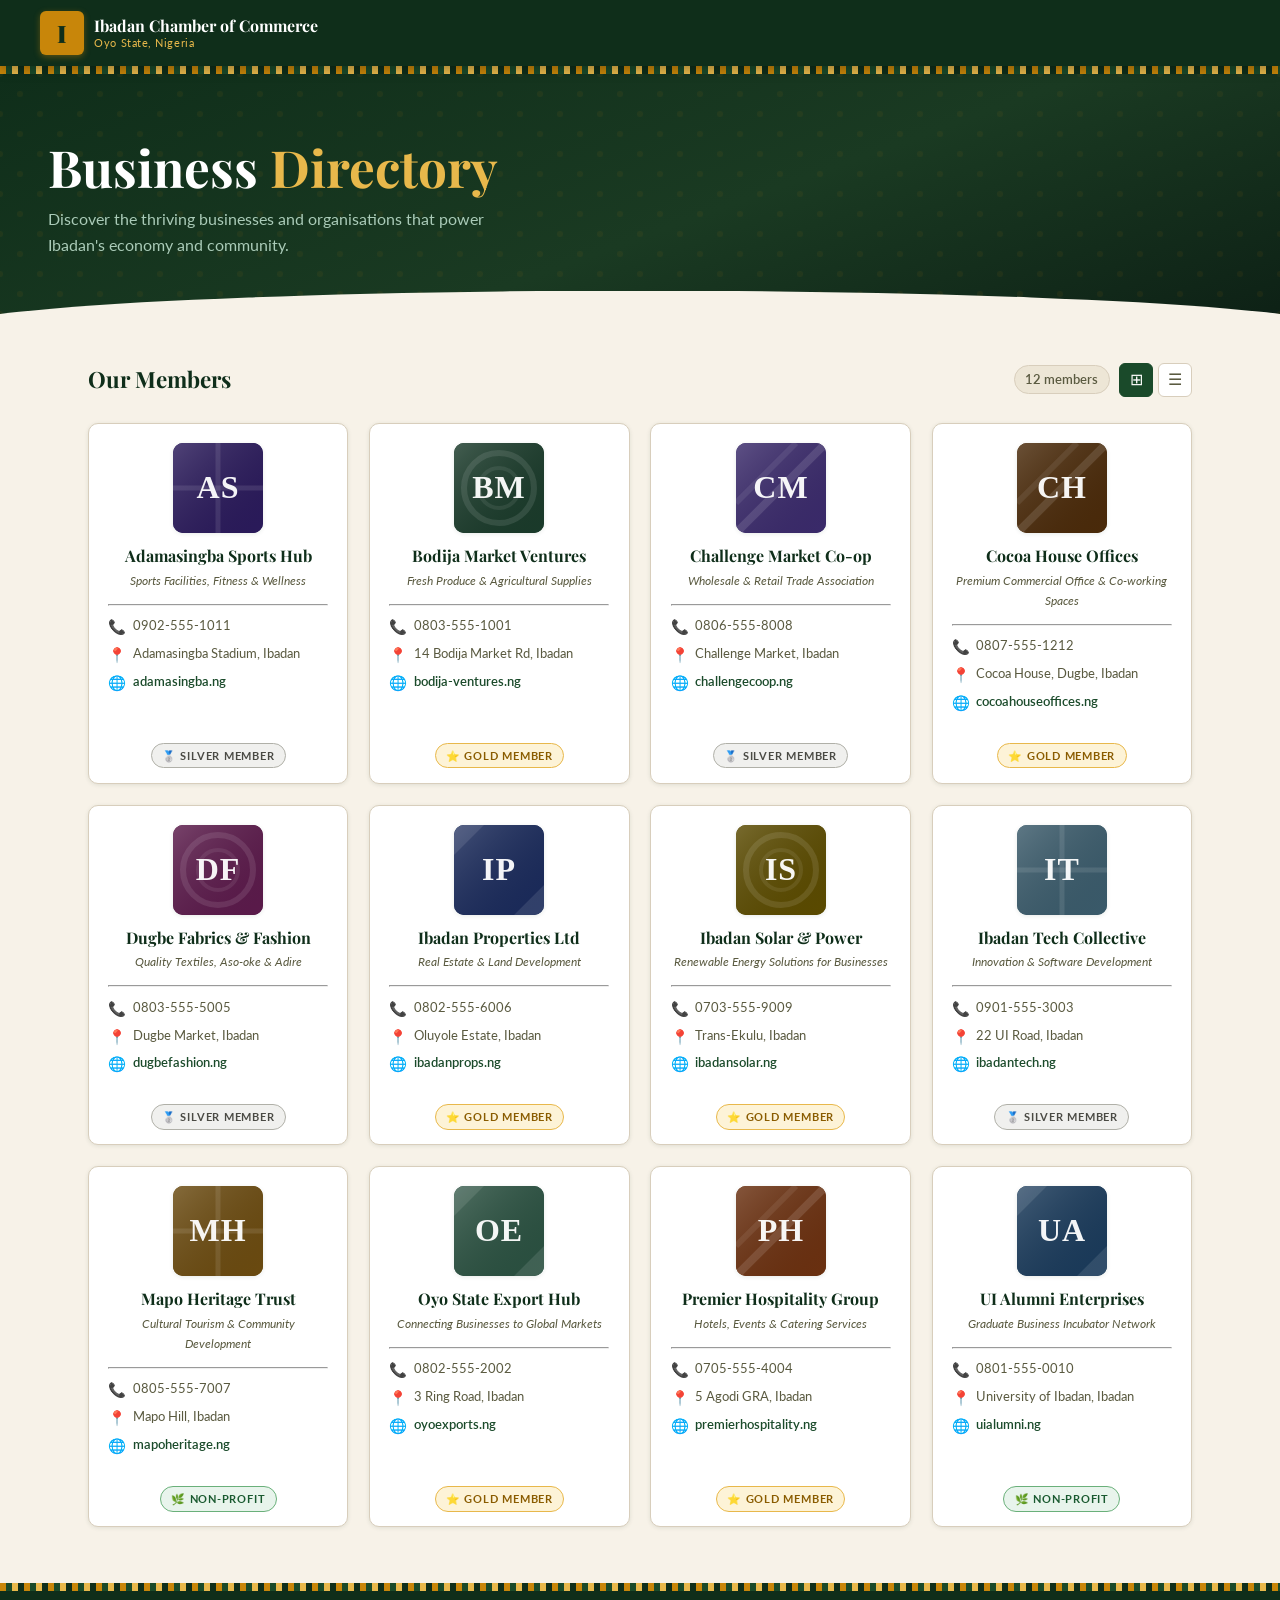
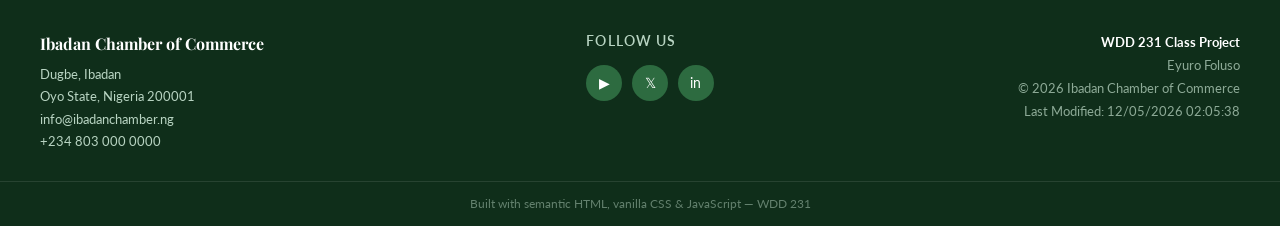
<file: chamber/directory.html>
<!DOCTYPE html>
<html lang="en">
<head>
  <meta charset="UTF-8">
  <meta name="viewport" content="width=device-width, initial-scale=1.0">
  <meta name="description" content="Browse the full directory of businesses and organisations that are proud members of the Ibadan Chamber of Commerce, Oyo State, Nigeria.">
  <meta name="author" content="Eyuro Foluso">
  <meta property="og:type" content="website">
  <meta property="og:title" content="Member Directory | Ibadan Chamber of Commerce">
  <meta property="og:description" content="Find local businesses, services, and community organisations that are members of the Ibadan Chamber of Commerce.">
  <meta property="og:image" content="https://aeuroshaw.github.io/wdd231/chamber/images/og-directory.jpg">
  <meta property="og:url" content="https://aeuroshaw.github.io/wdd231/chamber/directory.html">

  <link rel="icon" href="data:image/svg+xml,<svg xmlns='http://www.w3.org/2000/svg' viewBox='0 0 100 100'><rect width='100' height='100' rx='16' fill='%230f2e1a'/><text y='.88em' font-size='62' x='50%' text-anchor='middle' font-family='Georgia,serif' fill='%23c8860a'>I</text></svg>">

  <title>Member Directory | Ibadan Chamber of Commerce</title>

  <link rel="preconnect" href="https://fonts.googleapis.com">
  <link rel="preconnect" href="https://fonts.gstatic.com" crossorigin>
  <link href="https://fonts.googleapis.com/css2?family=Playfair+Display:ital,wght@0,700;0,900;1,700&family=Lato:wght@400;600;700&display=swap" rel="stylesheet">

  <link rel="stylesheet" href="styles/small.css">
  <link rel="stylesheet" href="styles/larger.css">
</head>
<body>

  <header>
    <a href="index.html" class="header-brand" aria-label="Ibadan Chamber of Commerce Home">
      <div class="header-logo" aria-hidden="true">I</div>
      <div class="header-title">
        Ibadan Chamber of Commerce
        <span>Oyo State, Nigeria</span>
      </div>
    </a>
    <button id="menu-toggle" aria-controls="nav-list" aria-expanded="false" aria-label="Toggle navigation">☰</button>
    <nav aria-label="Main navigation">
      <ul id="nav-list" role="list">
        <li><a href="index.html">Home</a></li>
        <li><a href="directory.html" class="active" aria-current="page">Directory</a></li>
        <li><a href="join.html">Join</a></li>
        <li><a href="discover.html">Discover</a></li>
      </ul>
    </nav>
  </header>

  <div class="adire-strip" aria-hidden="true"></div>

  <section class="hero" aria-labelledby="page-heading">
    <div class="hero-inner">
      <h1 id="page-heading">Business <span>Directory</span></h1>
      <p>Discover the thriving businesses and organisations that power Ibadan's economy and community.</p>
    </div>
  </section>

  <main>
    <div class="directory-controls">
      <h2>Our Members</h2>
      <span class="member-count" id="member-count" aria-live="polite">Loading…</span>
      <div class="view-btns" role="group" aria-label="Directory view toggle">
        <button class="view-btn active" id="btn-grid" aria-label="Grid view" title="Grid view">⊞</button>
        <button class="view-btn" id="btn-list" aria-label="List view" title="List view">☰</button>
      </div>
    </div>
    <section id="members-container" class="grid-view" aria-label="Member directory">
    </section>
  </main>

  <div class="adire-strip" aria-hidden="true"></div>

  <footer>
    <div class="footer-inner">
      <div class="footer-brand">
        <strong>Ibadan Chamber of Commerce</strong>
        <p>Dugbe, Ibadan<br>Oyo State, Nigeria 200001<br>info@ibadanchamber.ng<br>+234 803 000 0000</p>
      </div>
      <div>
        <p class="footer-social-label">Follow Us</p>
        <div class="footer-social">
          <a href="https://youtube.com"  target="_blank" rel="noopener" aria-label="YouTube">▶</a>
          <a href="https://twitter.com"  target="_blank" rel="noopener" aria-label="Twitter / X">𝕏</a>
          <a href="https://linkedin.com" target="_blank" rel="noopener" aria-label="LinkedIn">in</a>
        </div>
      </div>
      <div class="footer-dev">
        <strong>WDD 231 Class Project</strong><br>
        Eyuro Foluso<br>
        &copy; <span id="copyright-year"></span> Ibadan Chamber of Commerce<br>
        Last Modified: <span id="last-modified"></span>
      </div>
    </div>
    <div class="footer-bottom">Built with semantic HTML, vanilla CSS &amp; JavaScript &mdash; WDD 231</div>
  </footer>

  <script src="scripts/shared.js" defer></script>
  <script src="scripts/directory.js" defer></script>
</body>
</html>
</file>
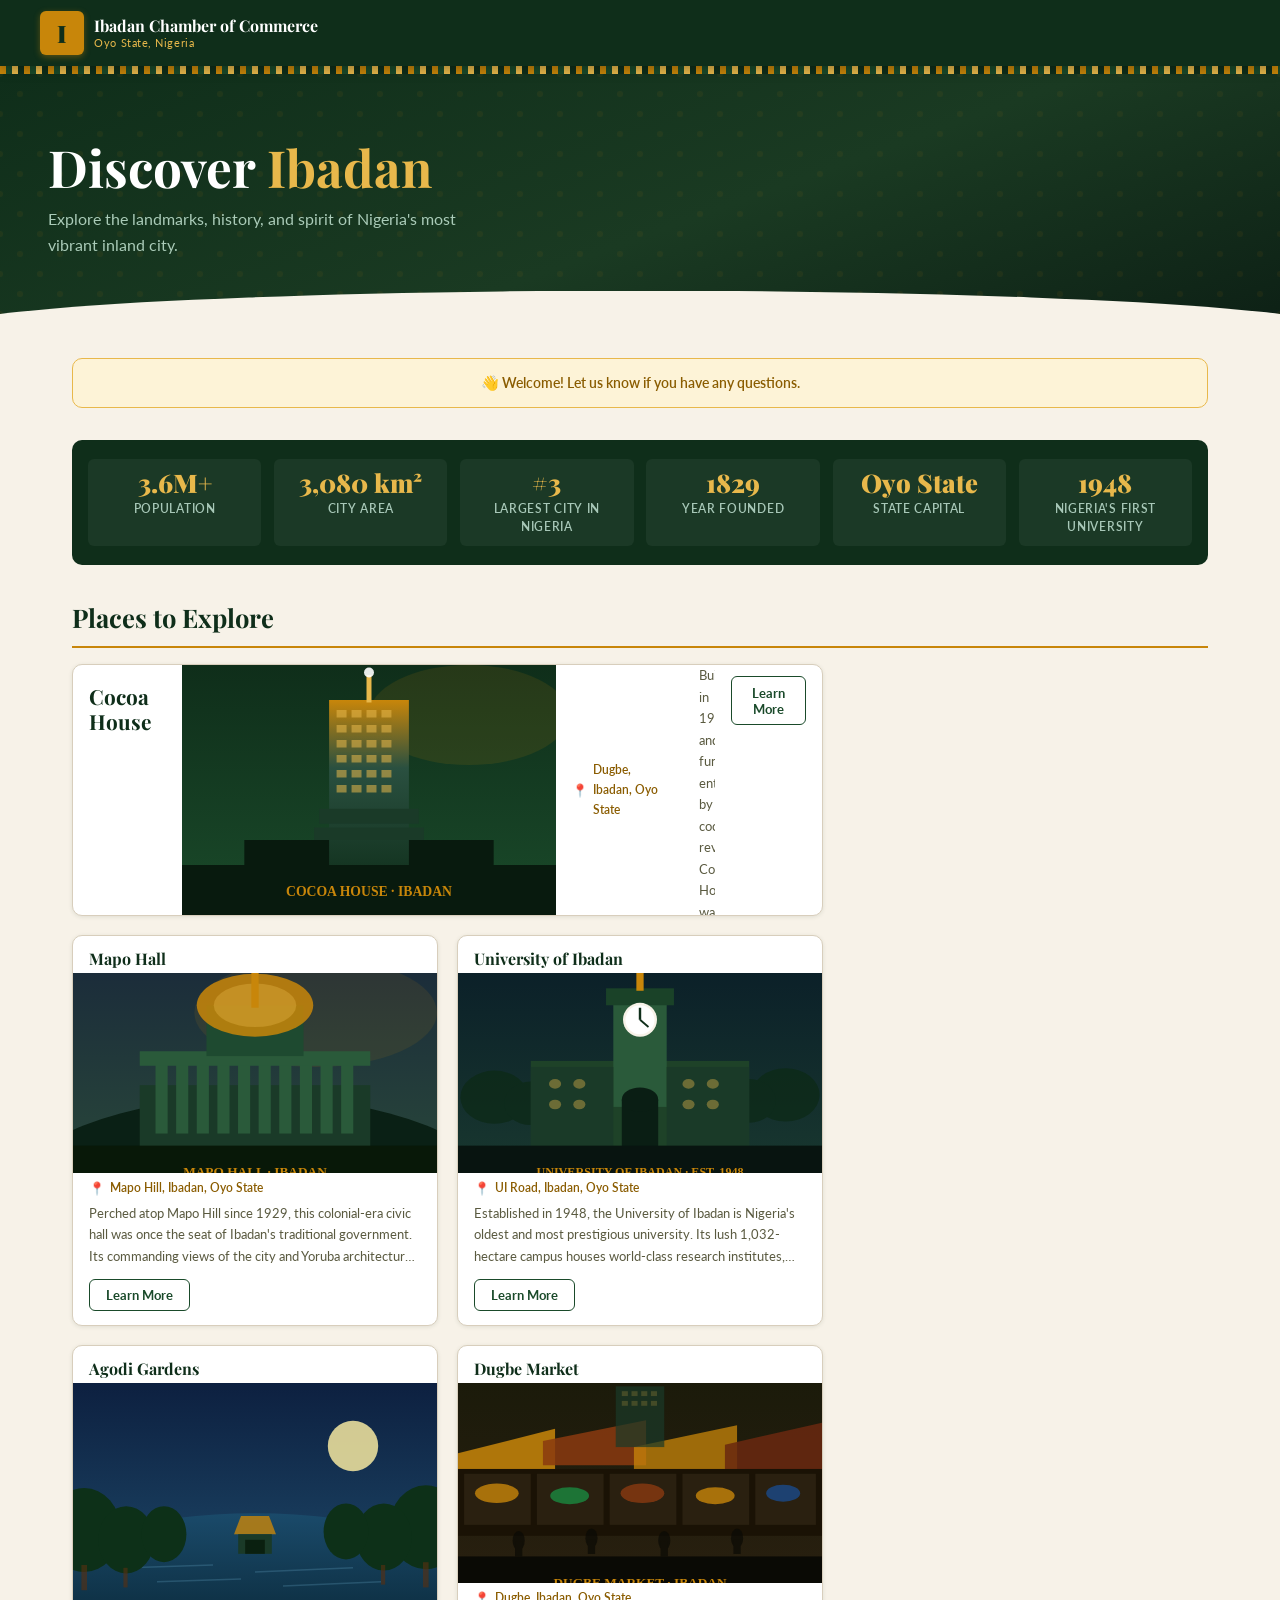
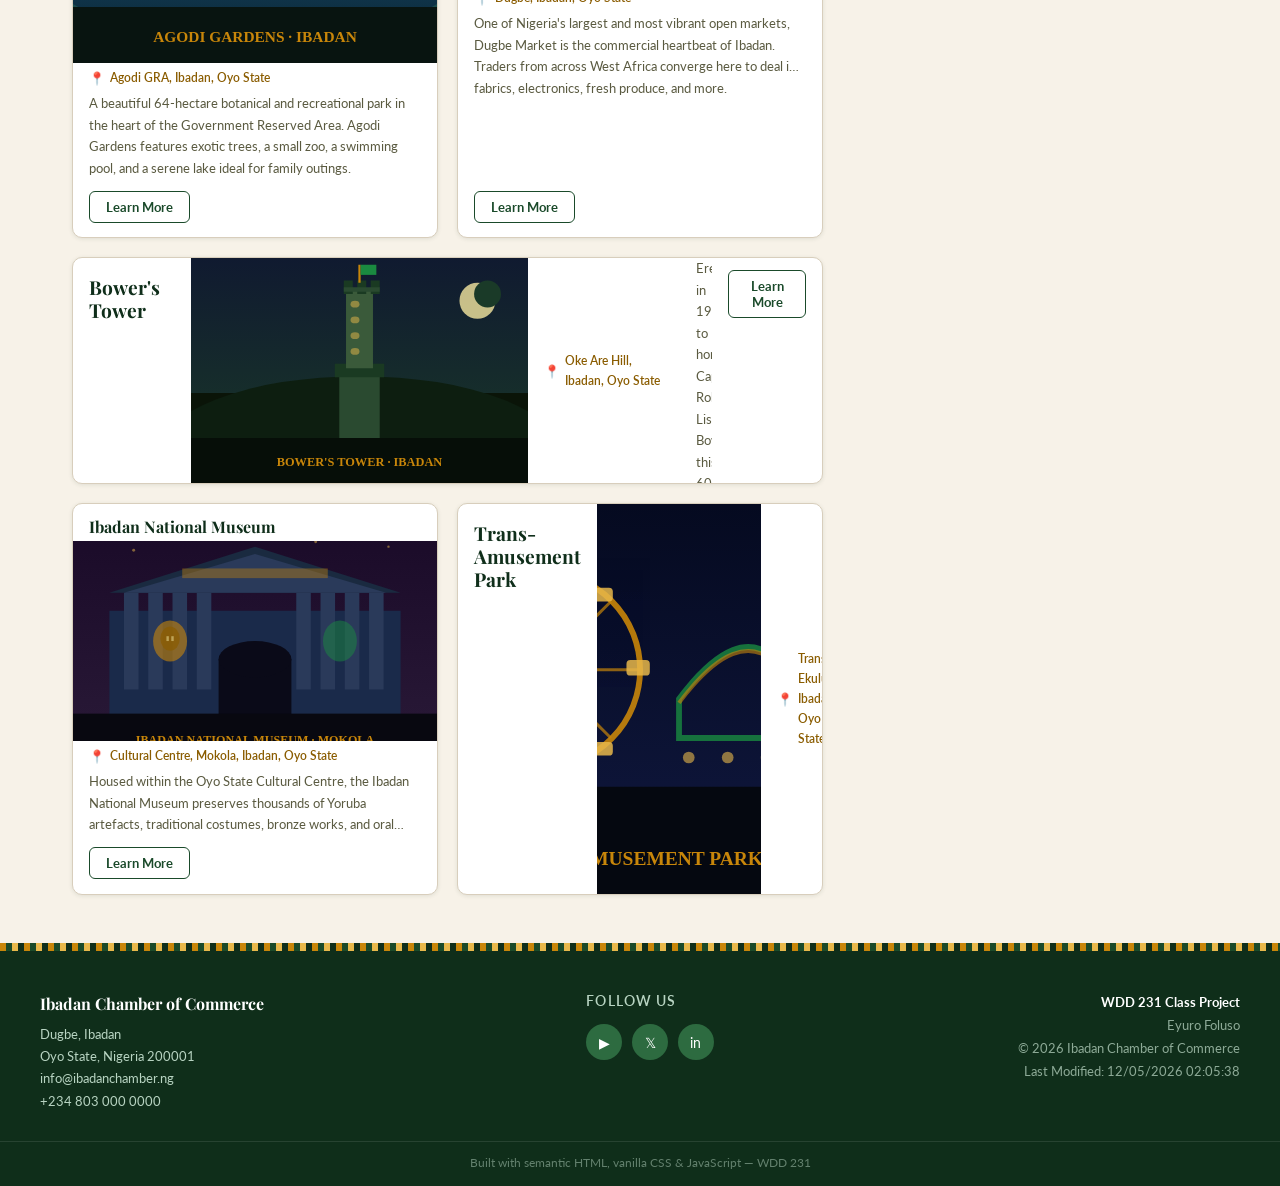
<file: chamber/discover.html>
<!DOCTYPE html>
<html lang="en">
<head>
  <meta charset="UTF-8">
  <meta name="viewport" content="width=device-width, initial-scale=1.0">
  <meta name="description" content="Discover Ibadan's landmarks, culture, and history. Explore 8 must-visit attractions in Nigeria's most vibrant inland city.">
  <meta name="author" content="Eyuro Foluso">
  <meta property="og:type" content="website">
  <meta property="og:title" content="Discover Ibadan | Ibadan Chamber of Commerce">
  <meta property="og:description" content="Explore Ibadan's rich history, culture, landmarks, and demographics — Nigeria's most vibrant inland city.">
  <meta property="og:image" content="https://aeuroshaw.github.io/wdd231/chamber/images/og-discover.jpg">
  <meta property="og:url" content="https://aeuroshaw.github.io/wdd231/chamber/discover.html">

  <link rel="icon" href="data:image/svg+xml,<svg xmlns='http://www.w3.org/2000/svg' viewBox='0 0 100 100'><rect width='100' height='100' rx='16' fill='%230f2e1a'/><text y='.88em' font-size='62' x='50%' text-anchor='middle' font-family='Georgia,serif' fill='%23c8860a'>I</text></svg>">

  <title>Discover Ibadan | Ibadan Chamber of Commerce</title>

  <link rel="preconnect" href="https://fonts.googleapis.com">
  <link rel="preconnect" href="https://fonts.gstatic.com" crossorigin>
  <link href="https://fonts.googleapis.com/css2?family=Playfair+Display:ital,wght@0,700;0,900;1,700&family=Lato:wght@400;600;700&display=swap" rel="stylesheet">

  <link rel="stylesheet" href="styles/small.css">
  <link rel="stylesheet" href="styles/larger.css">
  <link rel="stylesheet" href="styles/discover.css">
</head>
<body>

  <!-- ══ HEADER ══════════════════════════════════ -->
  <header>
    <a href="index.html" class="header-brand" aria-label="Ibadan Chamber of Commerce Home">
      <div class="header-logo" aria-hidden="true">I</div>
      <div class="header-title">
        Ibadan Chamber of Commerce
        <span>Oyo State, Nigeria</span>
      </div>
    </a>
    <button id="menu-toggle" aria-controls="nav-list" aria-expanded="false" aria-label="Toggle navigation">☰</button>
    <nav aria-label="Main navigation">
      <ul id="nav-list" role="list">
        <li><a href="index.html">Home</a></li>
        <li><a href="directory.html">Directory</a></li>
        <li><a href="join.html">Join</a></li>
        <li><a href="discover.html" class="active" aria-current="page">Discover</a></li>
      </ul>
    </nav>
  </header>

  <div class="adire-strip" aria-hidden="true"></div>

  <!-- ══ HERO ════════════════════════════════════ -->
  <section class="hero" aria-labelledby="page-heading">
    <div class="hero-inner">
      <h1 id="page-heading">Discover <span>Ibadan</span></h1>
      <p>Explore the landmarks, history, and spirit of Nigeria's most vibrant inland city.</p>
    </div>
  </section>

  <!-- ══ MAIN ════════════════════════════════════ -->
  <main class="discover-main">

    <!-- VISITOR MESSAGE (localStorage) -->
    <div id="visitor-msg" class="visitor-msg" role="status" aria-live="polite"></div>

    <!-- DEMOGRAPHICS BAND -->
    <section class="demo-band" aria-labelledby="demo-heading">
      <h2 id="demo-heading" class="sr-only">Ibadan at a Glance</h2>
      <div class="demo-stats">
        <div class="demo-stat">
          <span class="demo-num">3.6M+</span>
          <span class="demo-label">Population</span>
        </div>
        <div class="demo-stat">
          <span class="demo-num">3,080 km²</span>
          <span class="demo-label">City Area</span>
        </div>
        <div class="demo-stat">
          <span class="demo-num">#3</span>
          <span class="demo-label">Largest City in Nigeria</span>
        </div>
        <div class="demo-stat">
          <span class="demo-num">1829</span>
          <span class="demo-label">Year Founded</span>
        </div>
        <div class="demo-stat">
          <span class="demo-num">Oyo State</span>
          <span class="demo-label">State Capital</span>
        </div>
        <div class="demo-stat">
          <span class="demo-num">1948</span>
          <span class="demo-label">Nigeria's First University</span>
        </div>
      </div>
    </section>

    <!-- ATTRACTIONS GRID (injected by discover.mjs) -->
    <section aria-labelledby="attractions-heading">
      <h2 id="attractions-heading" class="section-title">Places to Explore</h2>
      <div id="attractions-grid" class="attractions-grid" aria-label="Ibadan attractions"></div>
    </section>

  </main>

  <div class="adire-strip" aria-hidden="true"></div>

  <!-- ══ FOOTER ═══════════════════════════════════ -->
  <footer>
    <div class="footer-inner">
      <div class="footer-brand">
        <strong>Ibadan Chamber of Commerce</strong>
        <p>Dugbe, Ibadan<br>Oyo State, Nigeria 200001<br>info@ibadanchamber.ng<br>+234 803 000 0000</p>
      </div>
      <div>
        <p class="footer-social-label">Follow Us</p>
        <div class="footer-social">
          <a href="https://youtube.com"  target="_blank" rel="noopener" aria-label="YouTube">▶</a>
          <a href="https://twitter.com"  target="_blank" rel="noopener" aria-label="Twitter / X">𝕏</a>
          <a href="https://linkedin.com" target="_blank" rel="noopener" aria-label="LinkedIn">in</a>
        </div>
      </div>
      <div class="footer-dev">
        <strong>WDD 231 Class Project</strong><br>
        Eyuro Foluso<br>
        &copy; <span id="copyright-year"></span> Ibadan Chamber of Commerce<br>
        Last Modified: <span id="last-modified"></span>
      </div>
    </div>
    <div class="footer-bottom">Built with semantic HTML, vanilla CSS &amp; JavaScript &mdash; WDD 231</div>
  </footer>

  <script src="scripts/shared.js" defer></script>
  <script src="scripts/discover.mjs" type="module"></script>
</body>
</html>
</file>
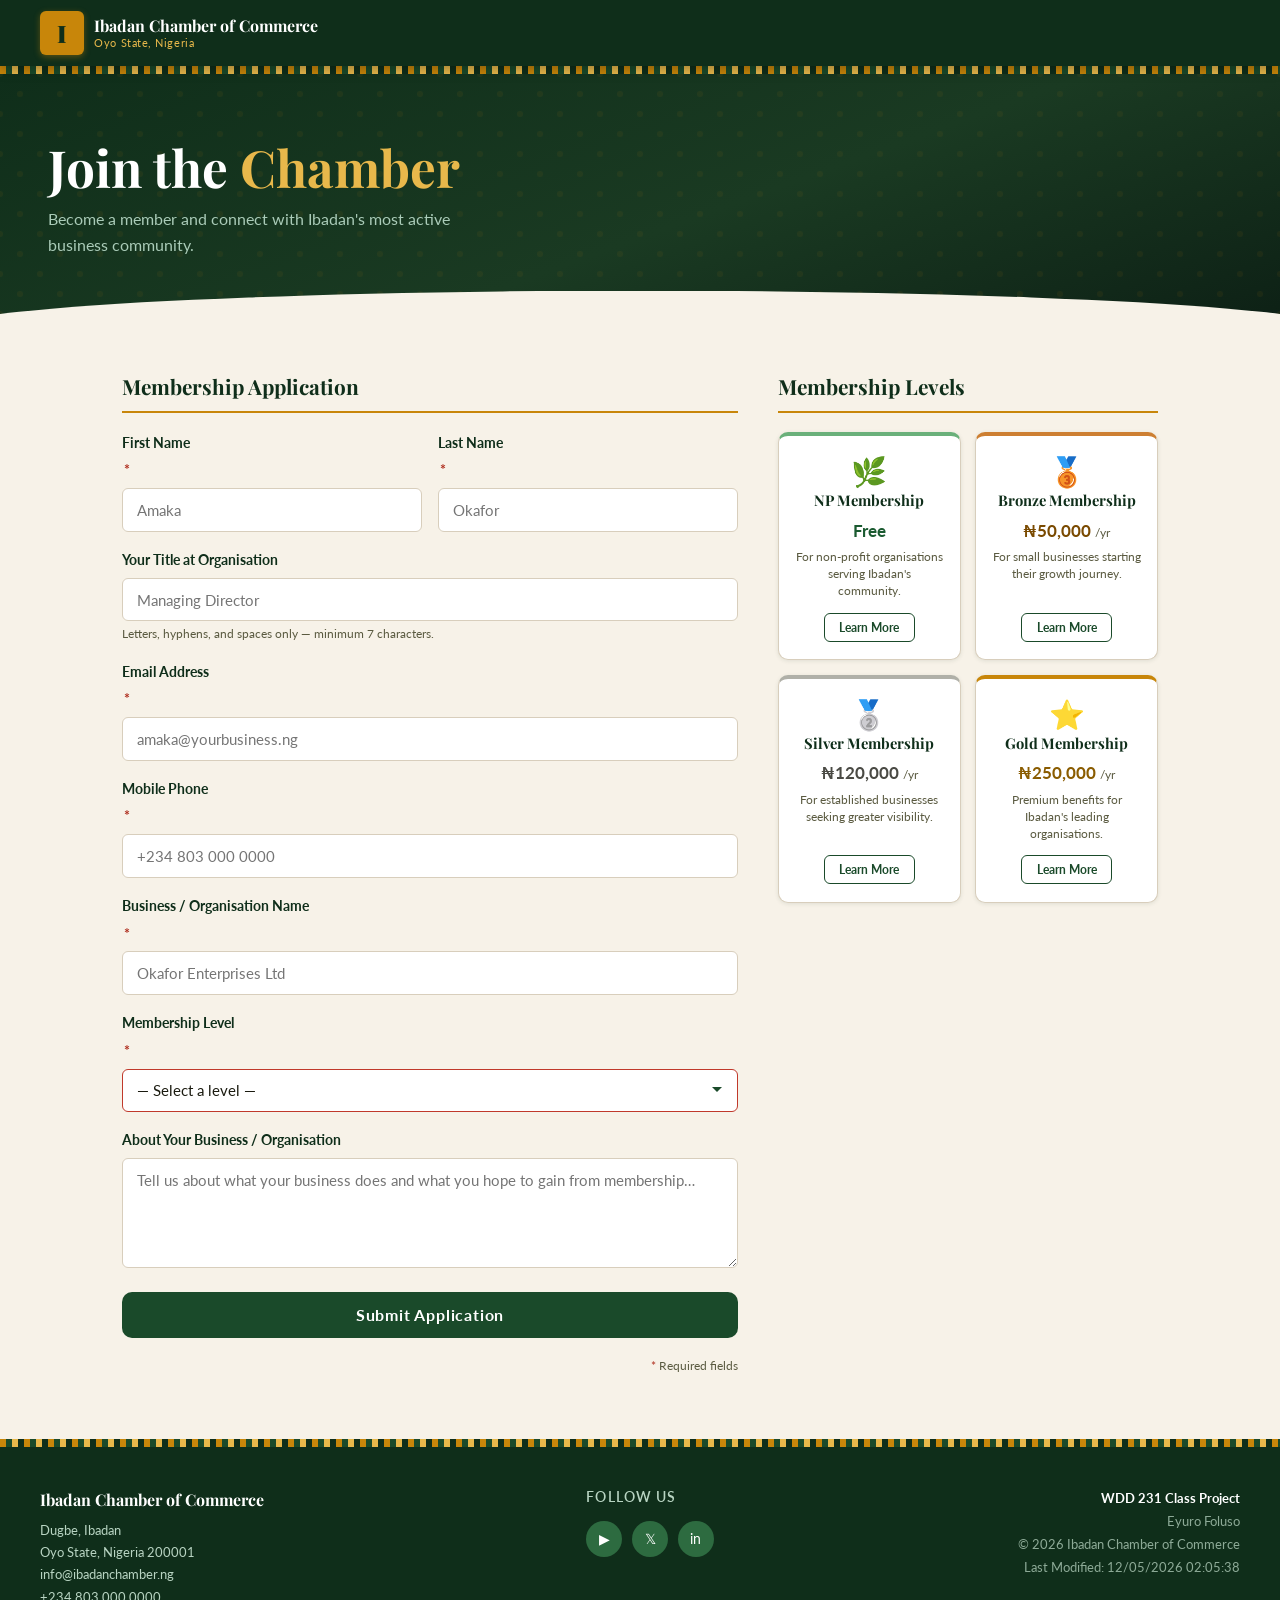
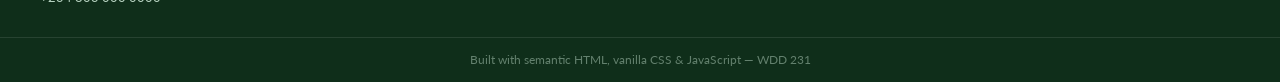
<file: chamber/join.html>
<!DOCTYPE html>
<html lang="en">
<head>
  <meta charset="UTF-8">
  <meta name="viewport" content="width=device-width, initial-scale=1.0">
  <meta name="description" content="Join the Ibadan Chamber of Commerce. Choose from Non-Profit, Bronze, Silver, or Gold membership and grow your business with us.">
  <meta name="author" content="Eyuro Foluso">
  <meta property="og:type" content="website">
  <meta property="og:title" content="Join the Ibadan Chamber of Commerce | Membership">
  <meta property="og:description" content="Become a member and access networking, resources, and a stronger business community in Ibadan, Oyo State.">
  <meta property="og:image" content="https://aeuroshaw.github.io/wdd231/chamber/images/og-join.jpg">
  <meta property="og:url" content="https://aeuroshaw.github.io/wdd231/chamber/join.html">

  <link rel="icon" href="data:image/svg+xml,<svg xmlns='http://www.w3.org/2000/svg' viewBox='0 0 100 100'><rect width='100' height='100' rx='16' fill='%230f2e1a'/><text y='.88em' font-size='62' x='50%' text-anchor='middle' font-family='Georgia,serif' fill='%23c8860a'>I</text></svg>">

  <title>Join the Chamber | Ibadan Chamber of Commerce</title>

  <link rel="preconnect" href="https://fonts.googleapis.com">
  <link rel="preconnect" href="https://fonts.gstatic.com" crossorigin>
  <link href="https://fonts.googleapis.com/css2?family=Playfair+Display:ital,wght@0,700;0,900;1,700&family=Lato:wght@400;600;700&display=swap" rel="stylesheet">

  <link rel="stylesheet" href="styles/small.css">
  <link rel="stylesheet" href="styles/larger.css">
  <link rel="stylesheet" href="styles/join.css">
</head>
<body>

  <!-- ══ HEADER ══════════════════════════════════ -->
  <header>
    <a href="index.html" class="header-brand" aria-label="Ibadan Chamber of Commerce Home">
      <div class="header-logo" aria-hidden="true">I</div>
      <div class="header-title">
        Ibadan Chamber of Commerce
        <span>Oyo State, Nigeria</span>
      </div>
    </a>
    <button id="menu-toggle" aria-controls="nav-list" aria-expanded="false" aria-label="Toggle navigation">☰</button>
    <nav aria-label="Main navigation">
      <ul id="nav-list" role="list">
        <li><a href="index.html">Home</a></li>
        <li><a href="directory.html">Directory</a></li>
        <li><a href="join.html" class="active" aria-current="page">Join</a></li>
        <li><a href="discover.html">Discover</a></li>
      </ul>
    </nav>
  </header>

  <div class="adire-strip" aria-hidden="true"></div>

  <!-- ══ HERO ════════════════════════════════════ -->
  <section class="hero" aria-labelledby="page-heading">
    <div class="hero-inner">
      <h1 id="page-heading">Join the <span>Chamber</span></h1>
      <p>Become a member and connect with Ibadan's most active business community.</p>
    </div>
  </section>

  <!-- ══ MAIN ════════════════════════════════════ -->
  <main class="join-main">

    <!-- APPLICATION FORM -->
    <section class="form-section" aria-labelledby="form-heading">
      <h2 id="form-heading">Membership Application</h2>

      <form action="thankyou.html" method="get" id="join-form">

        <!-- Name row -->
        <div class="field-row">
          <label for="fname">
            First Name <span class="req" aria-hidden="true">*</span>
            <input type="text" id="fname" name="fname"
              title="Enter your first name"
              autocomplete="given-name"
              placeholder="Amaka"
              required>
          </label>

          <label for="lname">
            Last Name <span class="req" aria-hidden="true">*</span>
            <input type="text" id="lname" name="lname"
              title="Enter your last name"
              autocomplete="family-name"
              placeholder="Okafor"
              required>
          </label>
        </div>

        <!-- Org title -->
        <label for="org-title">
          Your Title at Organisation
          <input type="text" id="org-title" name="org-title"
            title="Your position or title within your organisation (letters, hyphens, spaces, minimum 7 characters)"
            autocomplete="organization-title"
            placeholder="Managing Director"
            pattern="[A-Za-z\- ]{7,}">
          <span class="field-hint">Letters, hyphens, and spaces only — minimum 7 characters.</span>
        </label>

        <!-- Email -->
        <label for="email">
          Email Address <span class="req" aria-hidden="true">*</span>
          <input type="email" id="email" name="email"
            title="Enter a valid email address"
            autocomplete="email"
            placeholder="amaka@yourbusiness.ng"
            required>
        </label>

        <!-- Phone -->
        <label for="phone">
          Mobile Phone <span class="req" aria-hidden="true">*</span>
          <input type="tel" id="phone" name="phone"
            title="Enter your mobile phone number"
            autocomplete="tel"
            placeholder="+234 803 000 0000"
            required>
        </label>

        <!-- Business name -->
        <label for="org-name">
          Business / Organisation Name <span class="req" aria-hidden="true">*</span>
          <input type="text" id="org-name" name="org-name"
            title="Enter the full name of your business or organisation"
            autocomplete="organization"
            placeholder="Okafor Enterprises Ltd"
            required>
        </label>

        <!-- Membership level -->
        <label for="membership">
          Membership Level <span class="req" aria-hidden="true">*</span>
          <select id="membership" name="membership" title="Select a membership level" required>
            <option value="" disabled selected>— Select a level —</option>
            <option value="np">NP Membership — Non-Profit (Free)</option>
            <option value="bronze">Bronze Membership</option>
            <option value="silver">Silver Membership</option>
            <option value="gold">Gold Membership</option>
          </select>
        </label>

        <!-- Description -->
        <label for="description">
          About Your Business / Organisation
          <textarea id="description" name="description"
            title="Briefly describe your business or organisation"
            rows="4"
            placeholder="Tell us about what your business does and what you hope to gain from membership…"></textarea>
        </label>

        <!-- Hidden timestamp -->
        <input type="hidden" id="timestamp" name="timestamp">

        <!-- Submit -->
        <input type="submit" value="Submit Application" class="submit-btn">

        <p class="form-note"><span class="req" aria-hidden="true">*</span> Required fields</p>
      </form>
    </section>

    <!-- MEMBERSHIP CARDS -->
    <aside class="membership-cards" aria-labelledby="cards-heading">
      <h2 id="cards-heading">Membership Levels</h2>

      <div class="cards-grid">

        <div class="mem-card mem-card--np" style="--delay:0.05s">
          <div class="mem-card-icon" aria-hidden="true">🌿</div>
          <h3>NP Membership</h3>
          <p class="mem-price">Free</p>
          <p class="mem-tagline">For non-profit organisations serving Ibadan's community.</p>
          <button class="mem-info-btn" data-modal="modal-np" aria-haspopup="dialog">Learn More</button>
        </div>

        <div class="mem-card mem-card--bronze" style="--delay:0.15s">
          <div class="mem-card-icon" aria-hidden="true">🥉</div>
          <h3>Bronze Membership</h3>
          <p class="mem-price">₦50,000 <span>/yr</span></p>
          <p class="mem-tagline">For small businesses starting their growth journey.</p>
          <button class="mem-info-btn" data-modal="modal-bronze" aria-haspopup="dialog">Learn More</button>
        </div>

        <div class="mem-card mem-card--silver" style="--delay:0.25s">
          <div class="mem-card-icon" aria-hidden="true">🥈</div>
          <h3>Silver Membership</h3>
          <p class="mem-price">₦120,000 <span>/yr</span></p>
          <p class="mem-tagline">For established businesses seeking greater visibility.</p>
          <button class="mem-info-btn" data-modal="modal-silver" aria-haspopup="dialog">Learn More</button>
        </div>

        <div class="mem-card mem-card--gold" style="--delay:0.35s">
          <div class="mem-card-icon" aria-hidden="true">⭐</div>
          <h3>Gold Membership</h3>
          <p class="mem-price">₦250,000 <span>/yr</span></p>
          <p class="mem-tagline">Premium benefits for Ibadan's leading organisations.</p>
          <button class="mem-info-btn" data-modal="modal-gold" aria-haspopup="dialog">Learn More</button>
        </div>

      </div>
    </aside>

  </main>

  <!-- ══ MODALS ═══════════════════════════════════ -->

  <dialog id="modal-np" aria-labelledby="modal-np-title">
    <div class="modal-inner">
      <button class="modal-close" aria-label="Close">✕</button>
      <div class="modal-icon" aria-hidden="true">🌿</div>
      <h2 id="modal-np-title">NP Membership</h2>
      <p class="modal-price">Free of charge</p>
      <ul class="modal-benefits">
        <li>✅ Basic listing in the online business directory</li>
        <li>✅ Access to monthly Chamber newsletter</li>
        <li>✅ Invitation to community networking events</li>
        <li>✅ Certificate of Chamber membership</li>
        <li>✅ Access to member resource library</li>
      </ul>
      <p class="modal-note">Available exclusively to registered non-profit and charitable organisations.</p>
      <button class="modal-apply-btn" data-level="np">Apply for NP Membership</button>
    </div>
  </dialog>

  <dialog id="modal-bronze" aria-labelledby="modal-bronze-title">
    <div class="modal-inner">
      <button class="modal-close" aria-label="Close">✕</button>
      <div class="modal-icon" aria-hidden="true">🥉</div>
      <h2 id="modal-bronze-title">Bronze Membership</h2>
      <p class="modal-price">₦50,000 per year</p>
      <ul class="modal-benefits">
        <li>✅ Everything in NP, plus:</li>
        <li>✅ Standard directory listing with contact details</li>
        <li>✅ 10% discount on Chamber events and workshops</li>
        <li>✅ Quarterly business development seminars</li>
        <li>✅ Access to the Chamber's job board</li>
        <li>✅ Member-to-member discount programme</li>
      </ul>
      <button class="modal-apply-btn" data-level="bronze">Apply for Bronze Membership</button>
    </div>
  </dialog>

  <dialog id="modal-silver" aria-labelledby="modal-silver-title">
    <div class="modal-inner">
      <button class="modal-close" aria-label="Close">✕</button>
      <div class="modal-icon" aria-hidden="true">🥈</div>
      <h2 id="modal-silver-title">Silver Membership</h2>
      <p class="modal-price">₦120,000 per year</p>
      <ul class="modal-benefits">
        <li>✅ Everything in Bronze, plus:</li>
        <li>✅ Featured directory listing with logo and description</li>
        <li>✅ Eligibility for home page Spotlight rotation</li>
        <li>✅ 20% discount on all Chamber events</li>
        <li>✅ One free exhibitor table at annual Trade Expo</li>
        <li>✅ Monthly Chamber social media mentions</li>
        <li>✅ Priority seating at networking luncheons</li>
      </ul>
      <button class="modal-apply-btn" data-level="silver">Apply for Silver Membership</button>
    </div>
  </dialog>

  <dialog id="modal-gold" aria-labelledby="modal-gold-title">
    <div class="modal-inner">
      <button class="modal-close" aria-label="Close">✕</button>
      <div class="modal-icon" aria-hidden="true">⭐</div>
      <h2 id="modal-gold-title">Gold Membership</h2>
      <p class="modal-price">₦250,000 per year</p>
      <ul class="modal-benefits">
        <li>✅ Everything in Silver, plus:</li>
        <li>✅ Premium homepage Spotlight (guaranteed rotation)</li>
        <li>✅ Featured placement at top of business directory</li>
        <li>✅ Free registration for up to 3 staff at all events</li>
        <li>✅ Dedicated Chamber social media campaign (quarterly)</li>
        <li>✅ Co-branding opportunity on Chamber publications</li>
        <li>✅ Complimentary sponsorship of one annual event</li>
        <li>✅ One-on-one business advisory session per quarter</li>
      </ul>
      <button class="modal-apply-btn" data-level="gold">Apply for Gold Membership</button>
    </div>
  </dialog>

  <div class="adire-strip" aria-hidden="true"></div>

  <!-- ══ FOOTER ═══════════════════════════════════ -->
  <footer>
    <div class="footer-inner">
      <div class="footer-brand">
        <strong>Ibadan Chamber of Commerce</strong>
        <p>Dugbe, Ibadan<br>Oyo State, Nigeria 200001<br>info@ibadanchamber.ng<br>+234 803 000 0000</p>
      </div>
      <div>
        <p class="footer-social-label">Follow Us</p>
        <div class="footer-social">
          <a href="https://youtube.com"  target="_blank" rel="noopener" aria-label="YouTube">▶</a>
          <a href="https://twitter.com"  target="_blank" rel="noopener" aria-label="Twitter / X">𝕏</a>
          <a href="https://linkedin.com" target="_blank" rel="noopener" aria-label="LinkedIn">in</a>
        </div>
      </div>
      <div class="footer-dev">
        <strong>WDD 231 Class Project</strong><br>
        Eyuro Foluso<br>
        &copy; <span id="copyright-year"></span> Ibadan Chamber of Commerce<br>
        Last Modified: <span id="last-modified"></span>
      </div>
    </div>
    <div class="footer-bottom">Built with semantic HTML, vanilla CSS &amp; JavaScript &mdash; WDD 231</div>
  </footer>

  <script src="scripts/shared.js" defer></script>
  <script src="scripts/join.js" defer></script>
</body>
</html>
</file>
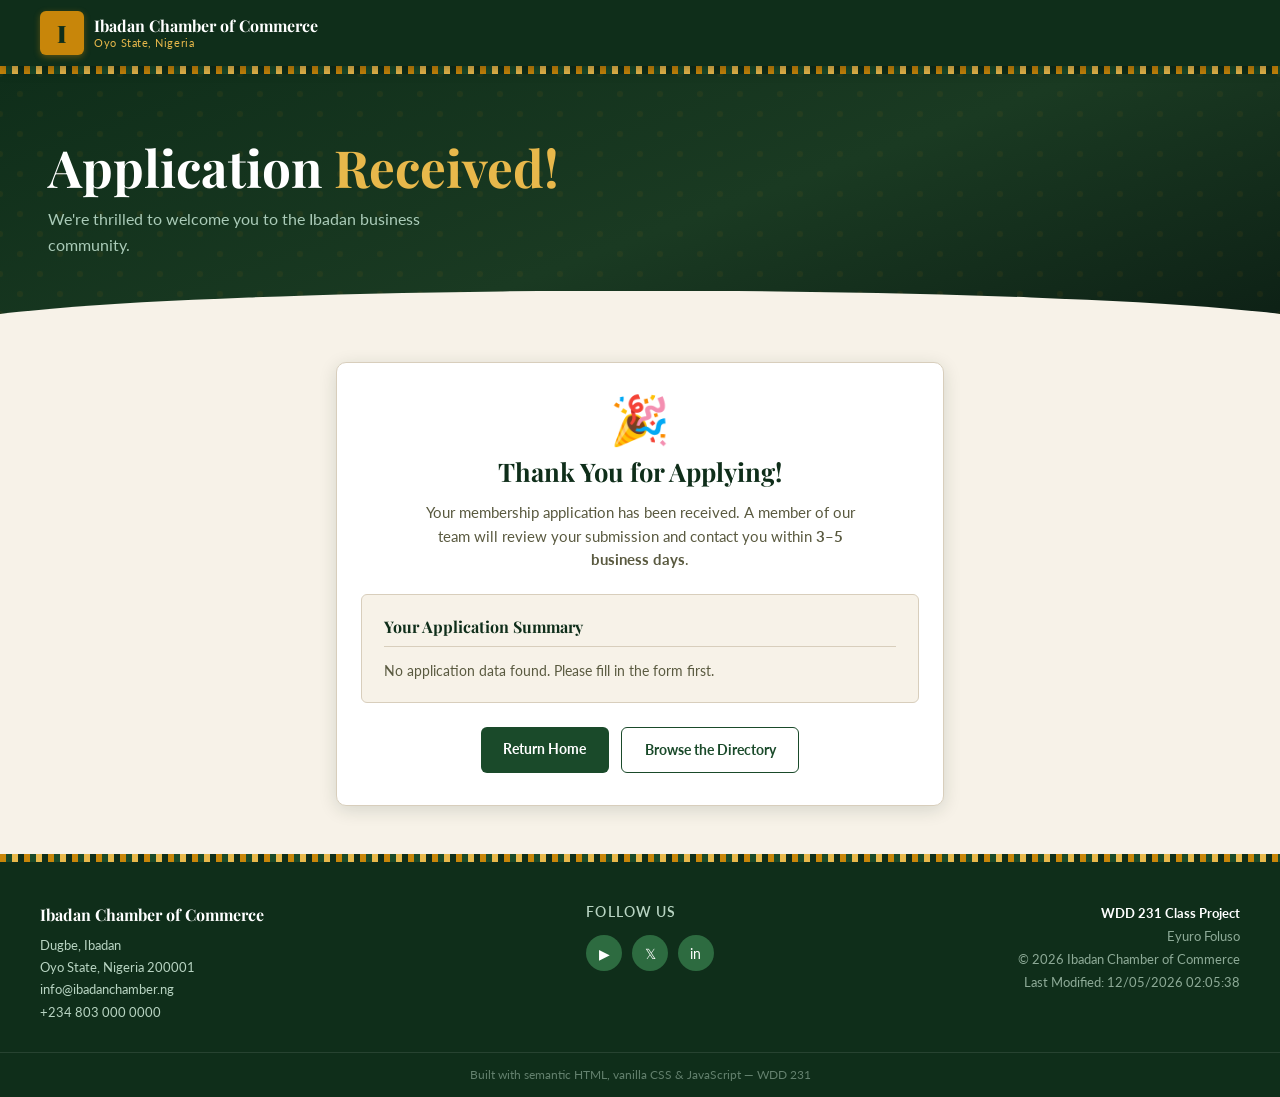
<file: chamber/thankyou.html>
<!DOCTYPE html>
<html lang="en">
<head>
  <meta charset="UTF-8">
  <meta name="viewport" content="width=device-width, initial-scale=1.0">
  <meta name="description" content="Thank you for applying to join the Ibadan Chamber of Commerce. We will be in touch shortly.">
  <meta name="author" content="Eyuro Foluso">

  <link rel="icon" href="data:image/svg+xml,<svg xmlns='http://www.w3.org/2000/svg' viewBox='0 0 100 100'><rect width='100' height='100' rx='16' fill='%230f2e1a'/><text y='.88em' font-size='62' x='50%' text-anchor='middle' font-family='Georgia,serif' fill='%23c8860a'>I</text></svg>">

  <title>Application Received | Ibadan Chamber of Commerce</title>

  <link rel="preconnect" href="https://fonts.googleapis.com">
  <link rel="preconnect" href="https://fonts.gstatic.com" crossorigin>
  <link href="https://fonts.googleapis.com/css2?family=Playfair+Display:ital,wght@0,700;0,900;1,700&family=Lato:wght@400;600;700&display=swap" rel="stylesheet">

  <link rel="stylesheet" href="styles/small.css">
  <link rel="stylesheet" href="styles/larger.css">
  <link rel="stylesheet" href="styles/join.css">
</head>
<body>

  <header>
    <a href="index.html" class="header-brand" aria-label="Ibadan Chamber of Commerce Home">
      <div class="header-logo" aria-hidden="true">I</div>
      <div class="header-title">
        Ibadan Chamber of Commerce
        <span>Oyo State, Nigeria</span>
      </div>
    </a>
    <button id="menu-toggle" aria-controls="nav-list" aria-expanded="false" aria-label="Toggle navigation">☰</button>
    <nav aria-label="Main navigation">
      <ul id="nav-list" role="list">
        <li><a href="index.html">Home</a></li>
        <li><a href="directory.html">Directory</a></li>
        <li><a href="join.html">Join</a></li>
        <li><a href="discover.html">Discover</a></li>
      </ul>
    </nav>
  </header>

  <div class="adire-strip" aria-hidden="true"></div>

  <section class="hero" aria-labelledby="ty-heading">
    <div class="hero-inner">
      <h1 id="ty-heading">Application <span>Received!</span></h1>
      <p>We're thrilled to welcome you to the Ibadan business community.</p>
    </div>
  </section>

  <main class="thankyou-main">

    <div class="ty-card">
      <div class="ty-icon" aria-hidden="true">🎉</div>
      <h2>Thank You for Applying!</h2>
      <p>Your membership application has been received. A member of our team will review your submission and contact you within <strong>3–5 business days</strong>.</p>

      <section class="ty-summary" aria-labelledby="summary-heading">
        <h3 id="summary-heading">Your Application Summary</h3>
        <dl class="summary-list" id="summary-list">
          <!-- Populated by thankyou.js -->
        </dl>
      </section>

      <div class="ty-actions">
        <a href="index.html" class="ty-btn ty-btn--primary">Return Home</a>
        <a href="directory.html" class="ty-btn ty-btn--secondary">Browse the Directory</a>
      </div>
    </div>

  </main>

  <div class="adire-strip" aria-hidden="true"></div>

  <footer>
    <div class="footer-inner">
      <div class="footer-brand">
        <strong>Ibadan Chamber of Commerce</strong>
        <p>Dugbe, Ibadan<br>Oyo State, Nigeria 200001<br>info@ibadanchamber.ng<br>+234 803 000 0000</p>
      </div>
      <div>
        <p class="footer-social-label">Follow Us</p>
        <div class="footer-social">
          <a href="https://youtube.com"  target="_blank" rel="noopener" aria-label="YouTube">▶</a>
          <a href="https://twitter.com"  target="_blank" rel="noopener" aria-label="Twitter / X">𝕏</a>
          <a href="https://linkedin.com" target="_blank" rel="noopener" aria-label="LinkedIn">in</a>
        </div>
      </div>
      <div class="footer-dev">
        <strong>WDD 231 Class Project</strong><br>
        Eyuro Foluso<br>
        &copy; <span id="copyright-year"></span> Ibadan Chamber of Commerce<br>
        Last Modified: <span id="last-modified"></span>
      </div>
    </div>
    <div class="footer-bottom">Built with semantic HTML, vanilla CSS &amp; JavaScript &mdash; WDD 231</div>
  </footer>

  <script src="scripts/shared.js" defer></script>
  <script src="scripts/thankyou.js" defer></script>
</body>
</html>
</file>
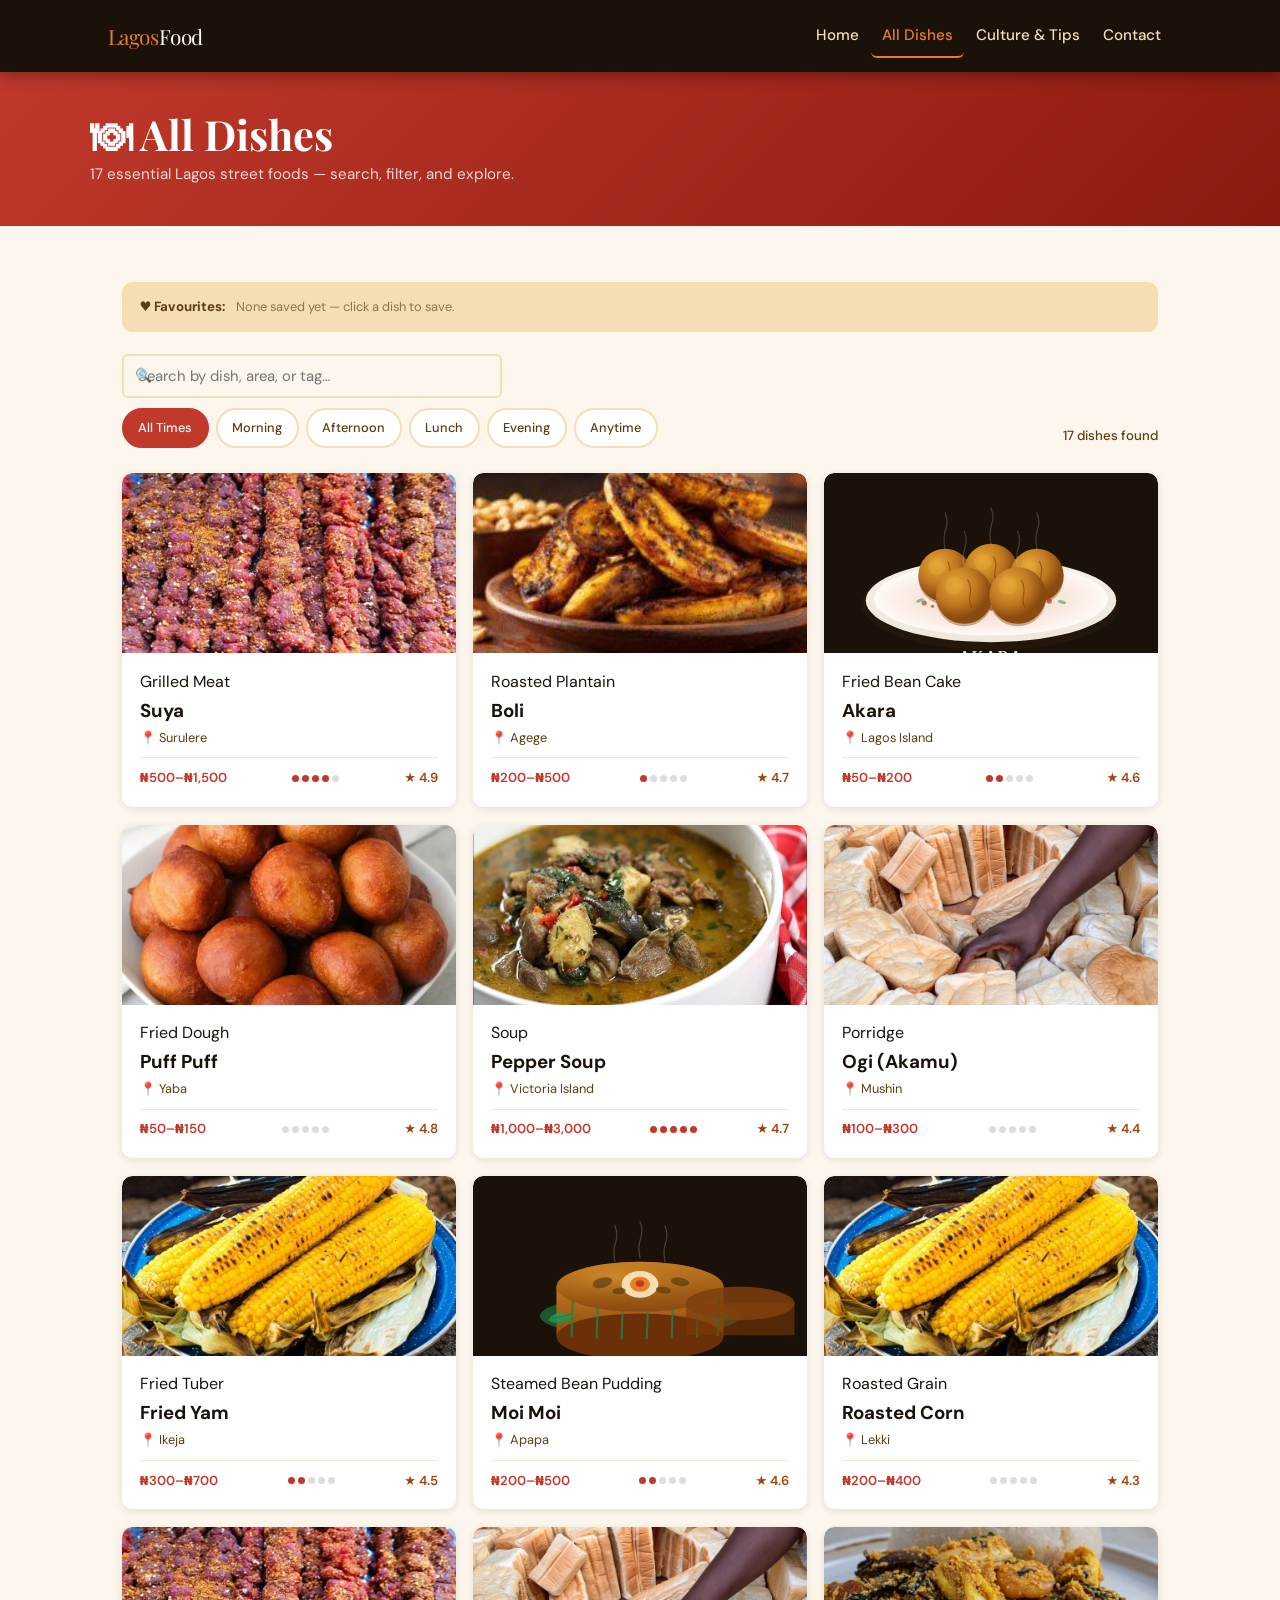
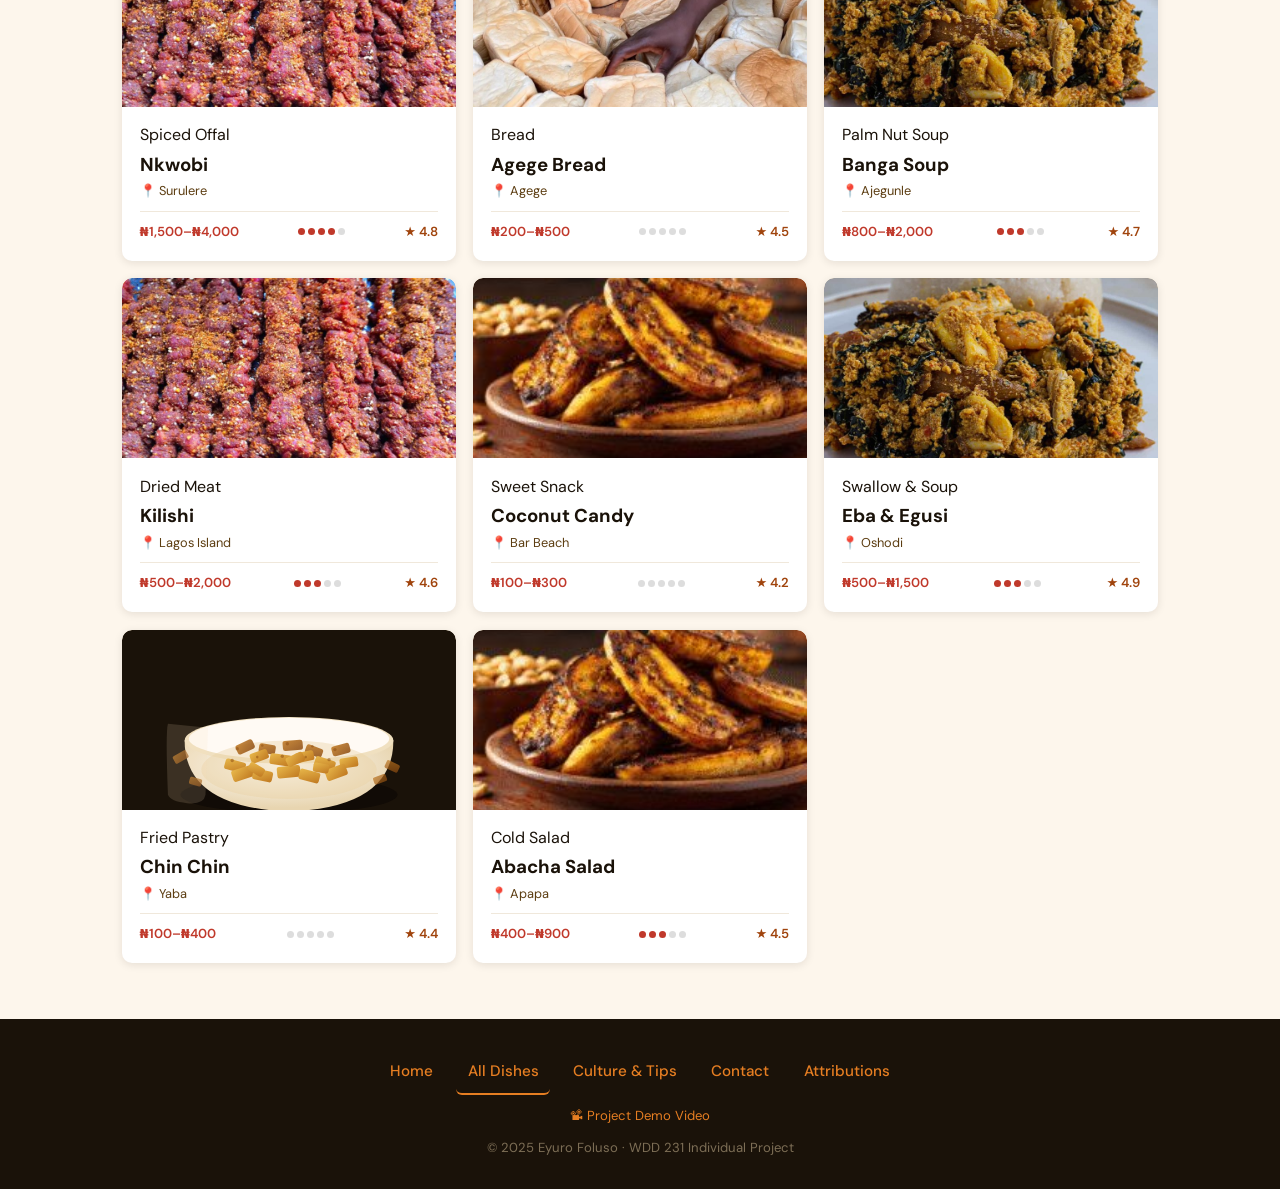
<file: project/directory.html>
<!DOCTYPE html>
<html lang="en">
<head>
  <meta charset="UTF-8" />
  <meta name="viewport" content="width=device-width, initial-scale=1.0" />
  <title>All Dishes – Lagos Street Food Guide</title>
  <meta name="description" content="Browse all 17 iconic Lagos street food dishes. Filter by time of day, search by name or neighbourhood, and save your favourites." />
  <meta name="author" content="Eyuro Foluso" />
  <meta property="og:title"       content="All Dishes – Lagos Street Food Guide" />
  <meta property="og:description" content="Browse every iconic Lagos street food dish — price, spice level, neighbourhood, and best time to eat." />
  <meta property="og:type"        content="website" />
  <link rel="icon" href="data:image/svg+xml,<svg xmlns='http://www.w3.org/2000/svg' viewBox='0 0 100 100'><text y='.9em' font-size='90'>🍢</text></svg>" />
  <link rel="stylesheet" href="styles/small.css" />
  <link rel="stylesheet" href="styles/larger.css" />
  <style>
    .dir-banner { background: linear-gradient(135deg, var(--red) 0%, #8B1A10 100%); }
  </style>
</head>
<body>

<a href="#main-content" class="skip-link">Skip to main content</a>

<header>
  <div class="nav-inner">
    <a href="index.html" class="logo" aria-label="Lagos Street Food Guide home">Lagos<span>Food</span></a>
    <button id="menu-toggle" aria-label="Toggle navigation menu" aria-expanded="false" aria-controls="primary-nav">
      <span></span><span></span><span></span>
    </button>
    <nav aria-label="Primary navigation">
      <ul id="primary-nav">
        <li><a href="index.html">Home</a></li>
        <li><a href="directory.html">All Dishes</a></li>
        <li><a href="discover.html">Culture &amp; Tips</a></li>
        <li><a href="join.html">Contact</a></li>
      </ul>
    </nav>
  </div>
</header>

<div class="page-banner dir-banner">
  <div class="page-banner-inner">
    <div>
      <h1>🍽 All Dishes</h1>
      <p>17 essential Lagos street foods — search, filter, and explore.</p>
    </div>
  </div>
</div>

<main id="main-content">
  <div class="wrap">

    <!-- Favourites -->
    <div class="favs-bar" aria-label="Your saved favourite dishes">
      <strong>♥ Favourites:</strong>
      <div id="fav-list"></div>
    </div>

    <!-- Controls -->
    <div class="controls" role="search">
      <div class="controls-left">
        <div class="search-box">
          <label for="search-input" class="visually-hidden">Search dishes</label>
          <input type="text" id="search-input" placeholder="Search by dish, area, or tag…" autocomplete="off" />
        </div>
        <div class="filter-row" role="group" aria-label="Filter by best time of day">
          <button class="filter-btn active" data-time="all">All Times</button>
          <button class="filter-btn" data-time="Morning">Morning</button>
          <button class="filter-btn" data-time="Afternoon">Afternoon</button>
          <button class="filter-btn" data-time="Lunch">Lunch</button>
          <button class="filter-btn" data-time="Evening">Evening</button>
          <button class="filter-btn" data-time="Anytime">Anytime</button>
        </div>
      </div>
      <p class="result-count" id="result-count" aria-live="polite" aria-atomic="true">Loading…</p>
    </div>

    <!-- Grid -->
    <div class="cards-grid" id="dir-grid" aria-live="polite" aria-label="Lagos street food dishes"></div>

  </div>
</main>

<!-- Modal -->
<div id="modal-backdrop" class="modal-backdrop" role="dialog" aria-modal="true" aria-label="Dish details">
  <div class="modal">
    <div class="modal-head"></div>
    <div class="modal-body"></div>
  </div>
</div>

<div id="toast" role="status" aria-live="polite" aria-atomic="true"></div>

<footer>
  <nav class="footer-links" aria-label="Footer navigation">
    <a href="index.html">Home</a>
    <a href="directory.html">All Dishes</a>
    <a href="discover.html">Culture &amp; Tips</a>
    <a href="join.html">Contact</a>
    <a href="attributions.html">Attributions</a>
  </nav>
  <p><a href="https://www.youtube.com/" target="_blank" rel="noopener noreferrer">📽 Project Demo Video</a></p>
  <p style="opacity:.45; margin-top:.35rem;">&copy; 2025 Eyuro Foluso · WDD 231 Individual Project</p>
</footer>

<script type="module" src="scripts/directory.js"></script>
</body>
</html>
</file>
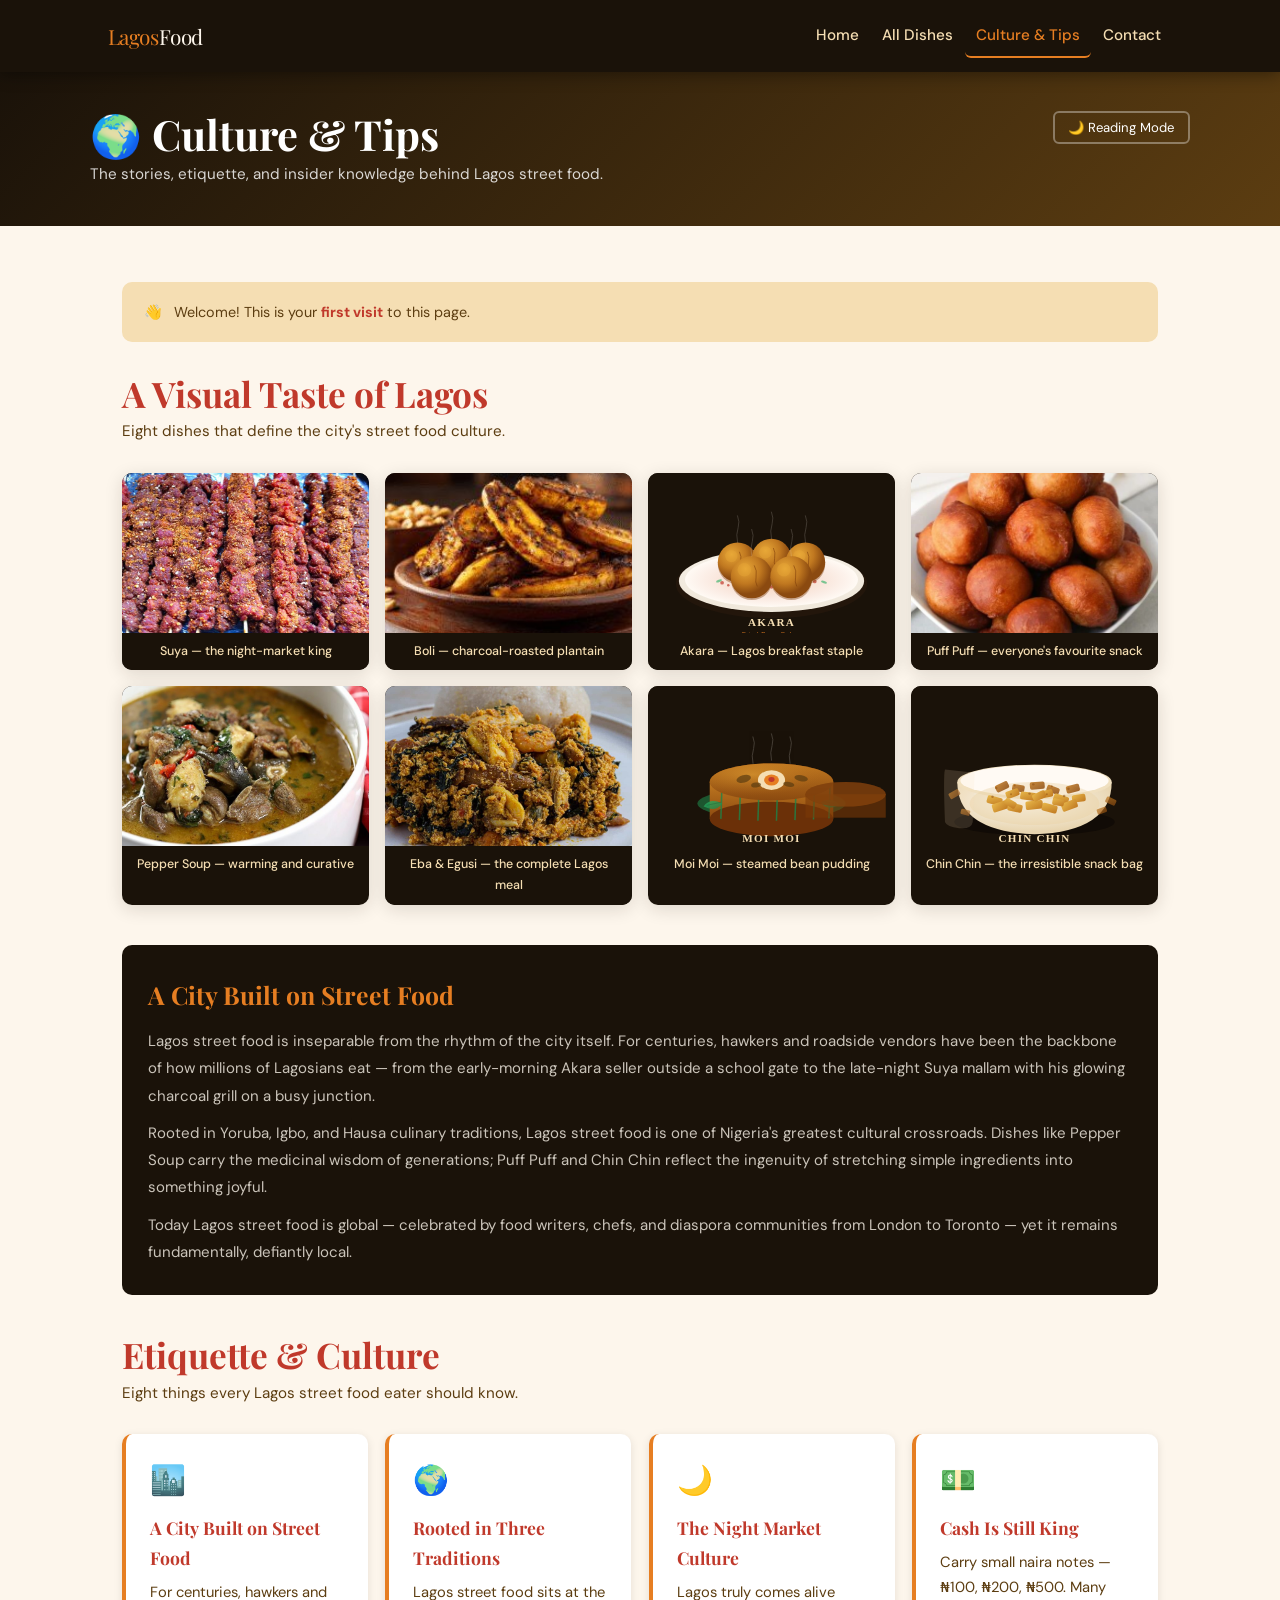
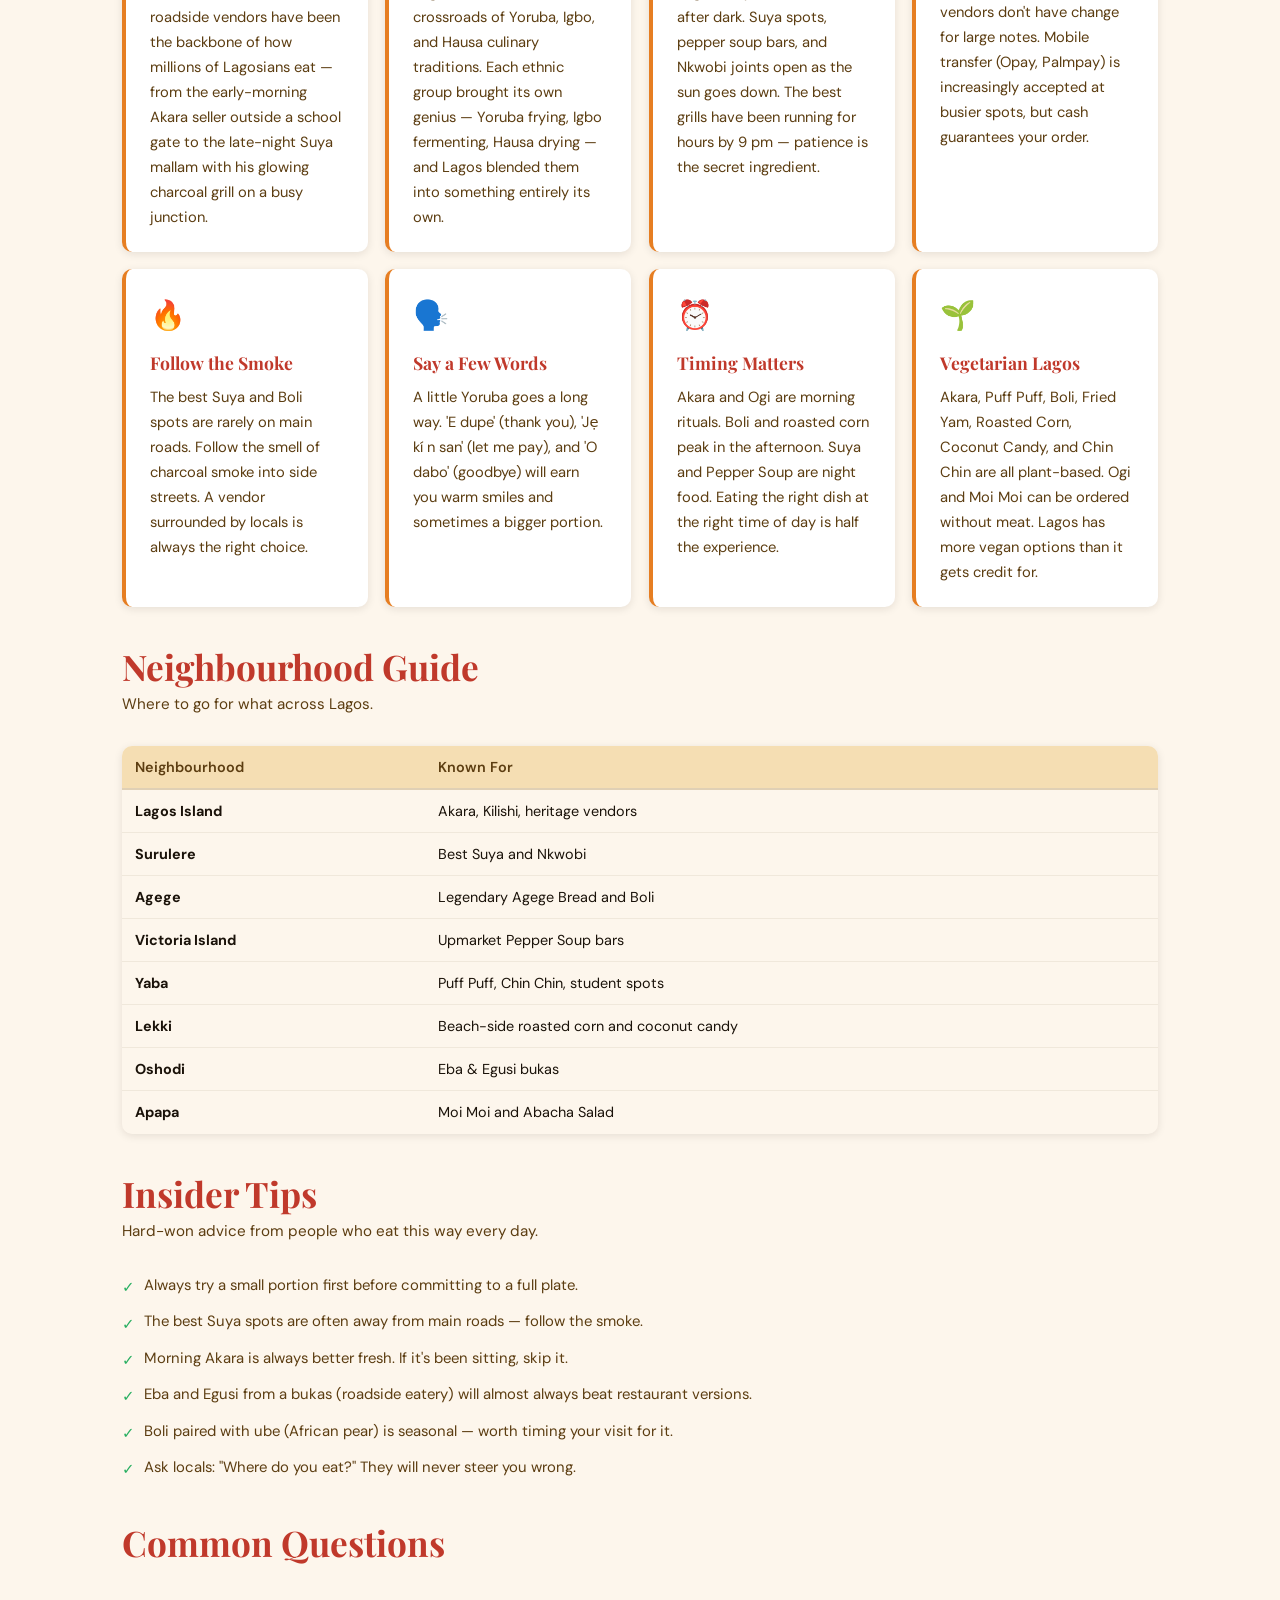
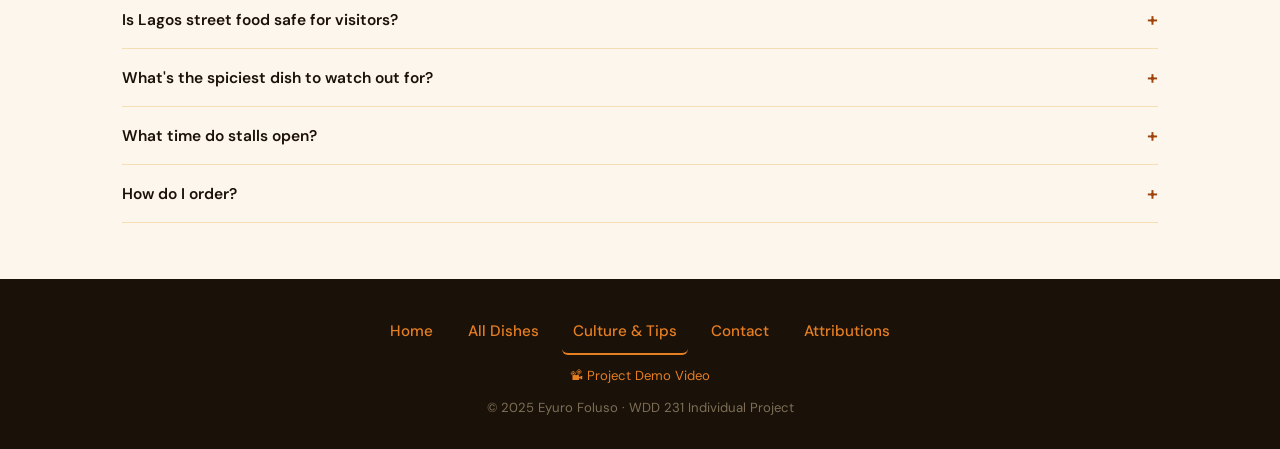
<file: project/discover.html>
<!DOCTYPE html>
<html lang="en">
<head>
  <meta charset="UTF-8" />
  <meta name="viewport" content="width=device-width, initial-scale=1.0" />
  <title>Culture &amp; Tips – Lagos Street Food Guide</title>
  <meta name="description" content="Learn the history, etiquette, and insider tips for navigating Lagos street food culture. When to eat, what to try first, and how to eat like a local." />
  <meta name="author" content="Eyuro Foluso" />
  <meta property="og:title"       content="Culture &amp; Tips – Lagos Street Food Guide" />
  <meta property="og:description" content="Insider knowledge on Lagos street food: history, etiquette, best times, and tips for first-time visitors." />
  <meta property="og:type"        content="website" />
  <link rel="icon" href="data:image/svg+xml,<svg xmlns='http://www.w3.org/2000/svg' viewBox='0 0 100 100'><text y='.9em' font-size='90'>🍢</text></svg>" />
  <link rel="stylesheet" href="styles/small.css" />
  <link rel="stylesheet" href="styles/larger.css" />
  <link rel="stylesheet" href="styles/discover.css" />
</head>
<body>

<a href="#main-content" class="skip-link">Skip to main content</a>

<header>
  <div class="nav-inner">
    <a href="index.html" class="logo" aria-label="Lagos Street Food Guide home">Lagos<span>Food</span></a>
    <button id="menu-toggle" aria-label="Toggle navigation menu" aria-expanded="false" aria-controls="primary-nav">
      <span></span><span></span><span></span>
    </button>
    <nav aria-label="Primary navigation">
      <ul id="primary-nav">
        <li><a href="index.html">Home</a></li>
        <li><a href="directory.html">All Dishes</a></li>
        <li><a href="discover.html">Culture &amp; Tips</a></li>
        <li><a href="join.html">Contact</a></li>
      </ul>
    </nav>
  </div>
</header>

<div class="page-banner discover-banner">
  <div class="page-banner-inner">
    <div>
      <h1>🌍 Culture &amp; Tips</h1>
      <p>The stories, etiquette, and insider knowledge behind Lagos street food.</p>
    </div>
    <button id="reading-toggle" class="reading-toggle" aria-label="Toggle reading mode">🌙 Reading Mode</button>
  </div>
</div>

<main id="main-content">
  <div class="wrap">

    <!-- Visit banner (localStorage) -->
    <div class="visit-banner" id="visit-banner" aria-live="polite">
      <span>👋</span> <span>Loading visit info…</span>
    </div>


    <!-- Food photo gallery -->
    <div class="section-head">
      <h2>A Visual Taste of Lagos</h2>
      <p>Eight dishes that define the city's street food culture.</p>
    </div>
    <div class="gallery-grid" aria-label="Lagos street food photo gallery">
      <figure class="gallery-item">
        <img src="images/suya.svg" alt="Suya skewers on charcoal grill" width="400" height="300" loading="lazy">
        <figcaption>Suya — the night-market king</figcaption>
      </figure>
      <figure class="gallery-item">
        <img src="images/boli.svg" alt="Roasted plantain on charcoal" width="400" height="300" loading="lazy">
        <figcaption>Boli — charcoal-roasted plantain</figcaption>
      </figure>
      <figure class="gallery-item">
        <img src="images/akara.svg" alt="Fried bean cakes on a plate" width="400" height="300" loading="lazy">
        <figcaption>Akara — Lagos breakfast staple</figcaption>
      </figure>
      <figure class="gallery-item">
        <img src="images/puff-puff.svg" alt="Puff puff fried dough balls" width="400" height="300" loading="lazy">
        <figcaption>Puff Puff — everyone's favourite snack</figcaption>
      </figure>
      <figure class="gallery-item">
        <img src="images/pepper-soup.svg" alt="Bowl of Lagos pepper soup" width="400" height="300" loading="lazy">
        <figcaption>Pepper Soup — warming and curative</figcaption>
      </figure>
      <figure class="gallery-item">
        <img src="images/eba-egusi.svg" alt="Eba with egusi soup" width="400" height="300" loading="lazy">
        <figcaption>Eba &amp; Egusi — the complete Lagos meal</figcaption>
      </figure>
      <figure class="gallery-item">
        <img src="images/moi-moi.svg" alt="Moi moi steamed in banana leaf" width="400" height="300" loading="lazy">
        <figcaption>Moi Moi — steamed bean pudding</figcaption>
      </figure>
      <figure class="gallery-item">
        <img src="images/chin-chin.svg" alt="Bowl of chin chin fried pastry" width="400" height="300" loading="lazy">
        <figcaption>Chin Chin — the irresistible snack bag</figcaption>
      </figure>
    </div>

    <!-- History -->
    <div class="history-block" aria-label="History of Lagos street food">
      <h2>A City Built on Street Food</h2>
      <p>Lagos street food is inseparable from the rhythm of the city itself. For centuries, hawkers and roadside vendors have been the backbone of how millions of Lagosians eat — from the early-morning Akara seller outside a school gate to the late-night Suya mallam with his glowing charcoal grill on a busy junction.</p>
      <p>Rooted in Yoruba, Igbo, and Hausa culinary traditions, Lagos street food is one of Nigeria's greatest cultural crossroads. Dishes like Pepper Soup carry the medicinal wisdom of generations; Puff Puff and Chin Chin reflect the ingenuity of stretching simple ingredients into something joyful.</p>
      <p>Today Lagos street food is global — celebrated by food writers, chefs, and diaspora communities from London to Toronto — yet it remains fundamentally, defiantly local.</p>
    </div>

    <!-- Culture cards (JS-rendered from attractions.mjs) -->
    <div class="section-head">
      <h2>Etiquette &amp; Culture</h2>
      <p>Eight things every Lagos street food eater should know.</p>
    </div>
    <div class="culture-grid" id="culture-grid" aria-live="polite"></div>

    <!-- Neighbourhood table -->
    <div class="section-head">
      <h2>Neighbourhood Guide</h2>
      <p>Where to go for what across Lagos.</p>
    </div>
    <div class="nbhd-wrap">
      <table class="nbhd-table" aria-label="Lagos neighbourhoods and their street food specialties">
        <thead>
          <tr><th scope="col">Neighbourhood</th><th scope="col">Known For</th></tr>
        </thead>
        <tbody id="nbhd-tbody"></tbody>
      </table>
    </div>

    <!-- Insider tips -->
    <div class="section-head">
      <h2>Insider Tips</h2>
      <p>Hard-won advice from people who eat this way every day.</p>
    </div>
    <ul class="tips-list" aria-label="Insider street food tips">
      <li>Always try a small portion first before committing to a full plate.</li>
      <li>The best Suya spots are often away from main roads — follow the smoke.</li>
      <li>Morning Akara is always better fresh. If it's been sitting, skip it.</li>
      <li>Eba and Egusi from a bukas (roadside eatery) will almost always beat restaurant versions.</li>
      <li>Boli paired with ube (African pear) is seasonal — worth timing your visit for it.</li>
      <li>Ask locals: "Where do you eat?" They will never steer you wrong.</li>
    </ul>

    <!-- FAQ accordion (JS-rendered) -->
    <div class="section-head">
      <h2>Common Questions</h2>
    </div>
    <div id="faq-container" aria-label="Frequently asked questions"></div>

  </div>
</main>

<div id="toast" role="status" aria-live="polite" aria-atomic="true"></div>

<footer>
  <nav class="footer-links" aria-label="Footer navigation">
    <a href="index.html">Home</a>
    <a href="directory.html">All Dishes</a>
    <a href="discover.html">Culture &amp; Tips</a>
    <a href="join.html">Contact</a>
    <a href="attributions.html">Attributions</a>
  </nav>
  <p><a href="https://www.youtube.com/" target="_blank" rel="noopener noreferrer">📽 Project Demo Video</a></p>
  <p style="opacity:.45; margin-top:.35rem;">&copy; 2025 Eyuro Foluso · WDD 231 Individual Project</p>
</footer>

<script type="module" src="scripts/discover.mjs"></script>
</body>
</html>
</file>
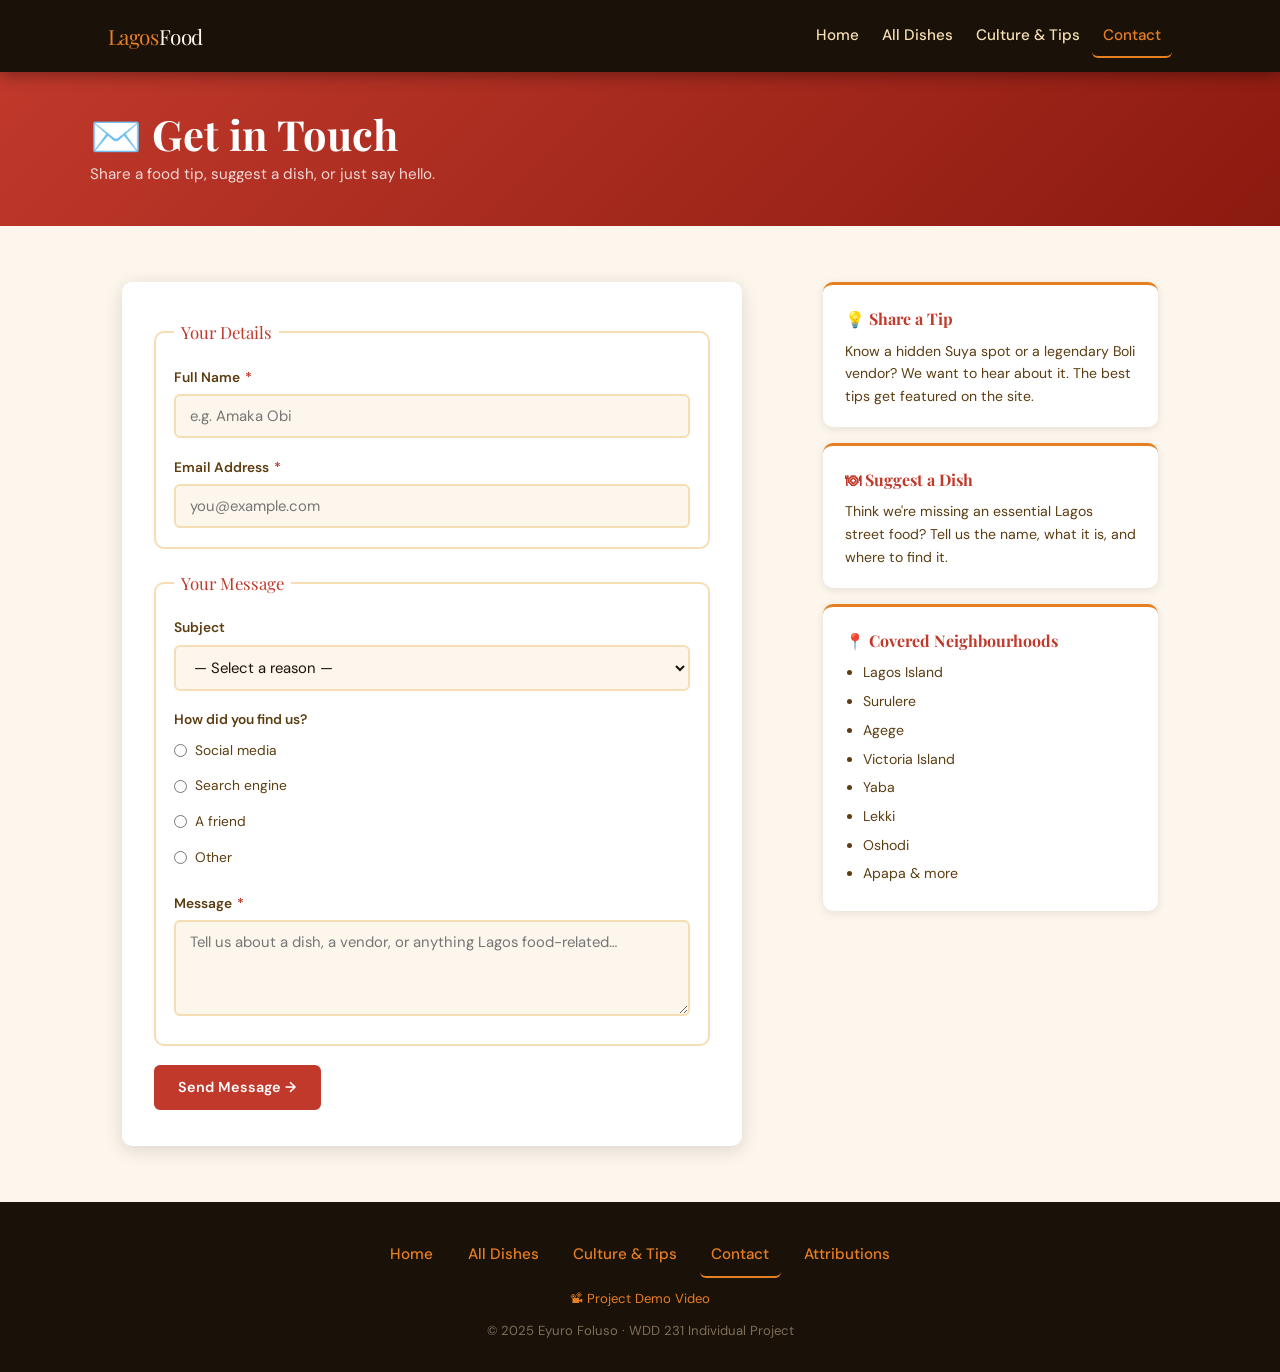
<file: project/join.html>
<!DOCTYPE html>
<html lang="en">
<head>
  <meta charset="UTF-8" />
  <meta name="viewport" content="width=device-width, initial-scale=1.0" />
  <title>Contact – Lagos Street Food Guide</title>
  <meta name="description" content="Share a food tip, suggest a dish, or ask a question about Lagos street food. We'd love to hear from you." />
  <meta name="author" content="Eyuro Foluso" />
  <meta property="og:title"       content="Contact – Lagos Street Food Guide" />
  <meta property="og:description" content="Share a food tip, suggest a dish, or ask a question." />
  <meta property="og:type"        content="website" />
  <link rel="icon" href="data:image/svg+xml,<svg xmlns='http://www.w3.org/2000/svg' viewBox='0 0 100 100'><text y='.9em' font-size='90'>🍢</text></svg>" />
  <link rel="stylesheet" href="styles/small.css" />
  <link rel="stylesheet" href="styles/larger.css" />
  <link rel="stylesheet" href="styles/join.css" />
</head>
<body>

<a href="#main-content" class="skip-link">Skip to main content</a>

<header>
  <div class="nav-inner">
    <a href="index.html" class="logo" aria-label="Lagos Street Food Guide home">Lagos<span>Food</span></a>
    <button id="menu-toggle" aria-label="Toggle navigation menu" aria-expanded="false" aria-controls="primary-nav">
      <span></span><span></span><span></span>
    </button>
    <nav aria-label="Primary navigation">
      <ul id="primary-nav">
        <li><a href="index.html">Home</a></li>
        <li><a href="directory.html">All Dishes</a></li>
        <li><a href="discover.html">Culture &amp; Tips</a></li>
        <li><a href="join.html">Contact</a></li>
      </ul>
    </nav>
  </div>
</header>

<div class="page-banner join-banner">
  <div class="page-banner-inner">
    <div>
      <h1>✉️ Get in Touch</h1>
      <p>Share a food tip, suggest a dish, or just say hello.</p>
    </div>
  </div>
</div>

<main id="main-content">
  <div class="wrap">
    <div class="join-layout">

      <!-- FORM -->
      <div class="form-wrap">
        <div class="form-card">
          <form id="join-form" action="thankyou.html" method="get" novalidate>

            <fieldset>
              <legend>Your Details</legend>
              <div class="form-group">
                <label for="name">Full Name <span class="req" aria-hidden="true">*</span></label>
                <input type="text" id="name" name="name" required autocomplete="name" placeholder="e.g. Amaka Obi" />
              </div>
              <div class="form-group">
                <label for="email">Email Address <span class="req" aria-hidden="true">*</span></label>
                <input type="email" id="email" name="email" required autocomplete="email" placeholder="you@example.com" />
              </div>
            </fieldset>

            <fieldset>
              <legend>Your Message</legend>
              <div class="form-group">
                <label for="subject">Subject</label>
                <select id="subject" name="subject">
                  <option value="">— Select a reason —</option>
                  <option value="Tip">Share a food tip or vendor</option>
                  <option value="Suggestion">Suggest a dish to add</option>
                  <option value="Correction">Report an error</option>
                  <option value="General">General enquiry</option>
                </select>
              </div>

              <div class="form-group">
                <p style="font-size:.86rem;font-weight:600;color:var(--brown);margin-bottom:.45rem;">How did you find us?</p>
                <div class="radio-group">
                  <label><input type="radio" name="referral" value="Social media" /> Social media</label>
                  <label><input type="radio" name="referral" value="Search engine" /> Search engine</label>
                  <label><input type="radio" name="referral" value="A friend" /> A friend</label>
                  <label><input type="radio" name="referral" value="Other" /> Other</label>
                </div>
              </div>

              <div class="form-group">
                <label for="message">Message <span class="req" aria-hidden="true">*</span></label>
                <textarea id="message" name="message" required placeholder="Tell us about a dish, a vendor, or anything Lagos food-related…"></textarea>
              </div>
            </fieldset>

            <button type="submit" class="btn">Send Message →</button>
          </form>
        </div>
      </div>

      <!-- SIDEBAR -->
      <aside aria-label="Contact information">
        <div class="info-card">
          <h3>💡 Share a Tip</h3>
          <p>Know a hidden Suya spot or a legendary Boli vendor? We want to hear about it. The best tips get featured on the site.</p>
        </div>
        <div class="info-card">
          <h3>🍽 Suggest a Dish</h3>
          <p>Think we're missing an essential Lagos street food? Tell us the name, what it is, and where to find it.</p>
        </div>
        <div class="info-card">
          <h3>📍 Covered Neighbourhoods</h3>
          <ul>
            <li>Lagos Island</li>
            <li>Surulere</li>
            <li>Agege</li>
            <li>Victoria Island</li>
            <li>Yaba</li>
            <li>Lekki</li>
            <li>Oshodi</li>
            <li>Apapa &amp; more</li>
          </ul>
        </div>
      </aside>

    </div>
  </div>
</main>

<footer>
  <nav class="footer-links" aria-label="Footer navigation">
    <a href="index.html">Home</a>
    <a href="directory.html">All Dishes</a>
    <a href="discover.html">Culture &amp; Tips</a>
    <a href="join.html">Contact</a>
    <a href="attributions.html">Attributions</a>
  </nav>
  <p><a href="https://www.youtube.com/" target="_blank" rel="noopener noreferrer">📽 Project Demo Video</a></p>
  <p style="opacity:.45; margin-top:.35rem;">&copy; 2025 Eyuro Foluso · WDD 231 Individual Project</p>
</footer>

<script type="module" src="scripts/join.js"></script>
</body>
</html>
</file>
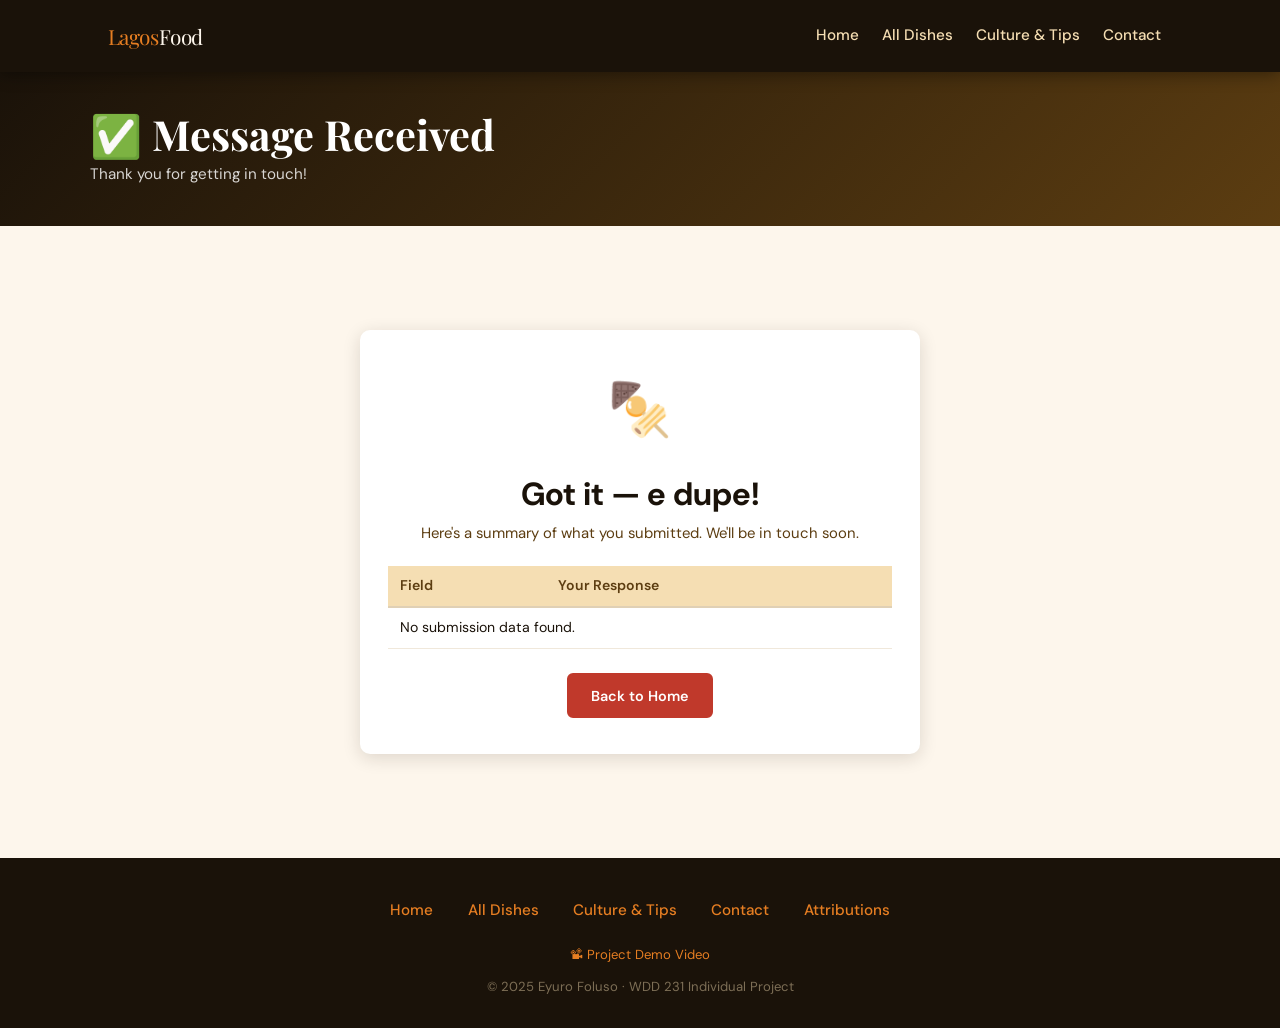
<file: project/thankyou.html>
<!DOCTYPE html>
<html lang="en">
<head>
  <meta charset="UTF-8" />
  <meta name="viewport" content="width=device-width, initial-scale=1.0" />
  <title>Message Received – Lagos Street Food Guide</title>
  <meta name="description" content="Your message has been received. Thank you for getting in touch with the Lagos Street Food Guide." />
  <meta name="author" content="Eyuro Foluso" />
  <link rel="icon" href="data:image/svg+xml,<svg xmlns='http://www.w3.org/2000/svg' viewBox='0 0 100 100'><text y='.9em' font-size='90'>🍢</text></svg>" />
  <link rel="stylesheet" href="styles/small.css" />
  <link rel="stylesheet" href="styles/larger.css" />
  <link rel="stylesheet" href="styles/join.css" />
</head>
<body>

<a href="#main-content" class="skip-link">Skip to main content</a>

<header>
  <div class="nav-inner">
    <a href="index.html" class="logo" aria-label="Lagos Street Food Guide home">Lagos<span>Food</span></a>
    <button id="menu-toggle" aria-label="Toggle navigation menu" aria-expanded="false" aria-controls="primary-nav">
      <span></span><span></span><span></span>
    </button>
    <nav aria-label="Primary navigation">
      <ul id="primary-nav">
        <li><a href="index.html">Home</a></li>
        <li><a href="directory.html">All Dishes</a></li>
        <li><a href="discover.html">Culture &amp; Tips</a></li>
        <li><a href="join.html">Contact</a></li>
      </ul>
    </nav>
  </div>
</header>

<div class="page-banner thankyou-banner">
  <div class="page-banner-inner">
    <div>
      <h1>✅ Message Received</h1>
      <p>Thank you for getting in touch!</p>
    </div>
  </div>
</div>

<main id="main-content">
  <div class="wrap">
    <div class="confirm-card">
      <div class="confirm-icon">🍢</div>
      <h1>Got it — e dupe!</h1>
      <p>Here's a summary of what you submitted. We'll be in touch soon.</p>

      <table class="data-table" aria-label="Your form submission summary">
        <thead>
          <tr>
            <th scope="col">Field</th>
            <th scope="col">Your Response</th>
          </tr>
        </thead>
        <tbody id="form-data"></tbody>
      </table>

      <a href="index.html" class="btn">Back to Home</a>
    </div>
  </div>
</main>

<footer>
  <nav class="footer-links" aria-label="Footer navigation">
    <a href="index.html">Home</a>
    <a href="directory.html">All Dishes</a>
    <a href="discover.html">Culture &amp; Tips</a>
    <a href="join.html">Contact</a>
    <a href="attributions.html">Attributions</a>
  </nav>
  <p><a href="https://www.youtube.com/" target="_blank" rel="noopener noreferrer">📽 Project Demo Video</a></p>
  <p style="opacity:.45; margin-top:.35rem;">&copy; 2025 Eyuro Foluso · WDD 231 Individual Project</p>
</footer>

<script type="module" src="scripts/thankyou.js"></script>
</body>
</html>
</file>
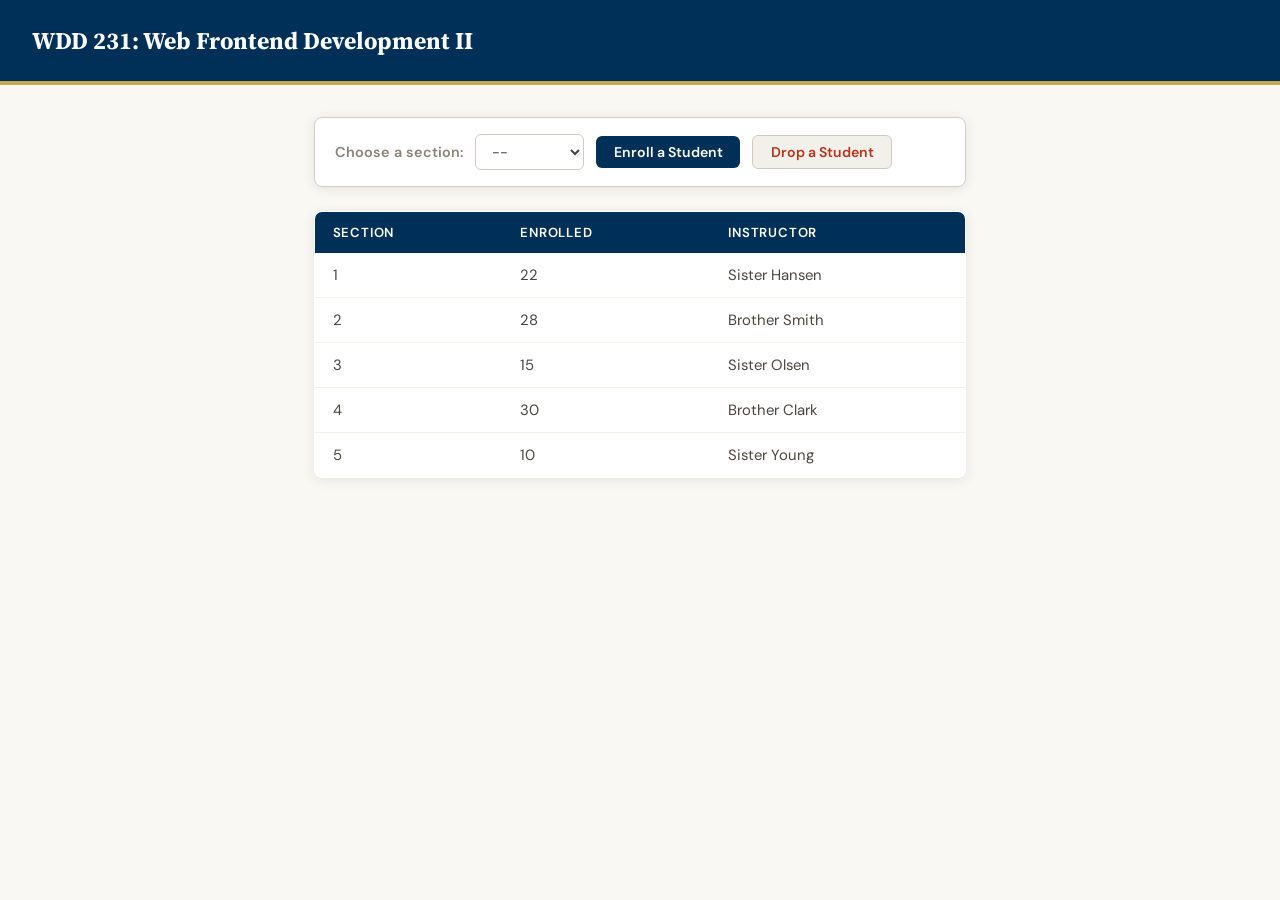
<file: week 3/modules.html>
<!DOCTYPE html>
<html lang="en">
<head>
  <meta charset="UTF-8" />
  <meta name="viewport" content="width=device-width, initial-scale=1.0" />
  <title>Modules Example: Course and Sections</title>
  <link rel="stylesheet" href="styles/modules.css" />
</head>
<body>

  <header>
    <h1 id="courseTitle">Loading...</h1>
  </header>

  <main>
    <div class="controls">
      <label for="sectionNumber">Choose a section:</label>
      <select id="sectionNumber"></select>
      <button id="enrollStudent">Enroll a Student</button>
      <button id="dropStudent">Drop a Student</button>
    </div>

    <table>
      <thead>
        <tr>
          <th>Section</th>
          <th>Enrolled</th>
          <th>Instructor</th>
        </tr>
      </thead>
      <tbody id="sectionList"></tbody>
    </table>
  </main>

  <script type="module" src="scripts/modules.mjs"></script>
</body>
</html>
</file>
<file: styles/small.css>
:root {
  --clr-navy:   #1a3a5c;
  --clr-gold:   #f0c040;
  --clr-sky:    #90caf9;
  --clr-light:  #f4f8fc;
  --clr-dark:   #0d1f33;
  --clr-text:   #1c2b3a;
  --clr-muted:  #5a7a96;
  --clr-white:  #ffffff;
  --clr-done:   #2e7d32;
  --clr-done-bg:#e8f5e9;
  --clr-todo:   #1a3a5c;
  --clr-todo-bg:#e3eef8;

  --ff-display: 'Playfair Display', Georgia, serif;
  --ff-body:    'Source Sans 3', 'Segoe UI', sans-serif;

  --radius: 10px;
  --shadow: 0 4px 16px rgba(26, 58, 92, 0.12);
  --transition: 0.25s ease;
}

*, *::before, *::after { box-sizing: border-box; margin: 0; padding: 0; }

html { scroll-behavior: smooth; }

body {
  font-family: var(--ff-body);
  font-size: 1rem;
  line-height: 1.65;
  color: var(--clr-text);
  background: var(--clr-light);
  min-width: 320px;
}

img { max-width: 100%; height: auto; display: block; }
a   { color: var(--clr-navy); text-decoration: none; }
a:hover { text-decoration: underline; }
ul  { list-style: none; }

header {
  background: var(--clr-navy);
  color: var(--clr-white);
  padding: 0.75rem 1.25rem;
  display: flex;
  align-items: center;
  justify-content: space-between;
  gap: 0.75rem;
  position: sticky;
  top: 0;
  z-index: 100;
  box-shadow: 0 2px 8px rgba(0,0,0,0.25);
}

.site-brand {
  display: flex;
  align-items: center;
  gap: 0.65rem;
}

.site-brand img { width: 48px; height: 48px; border-radius: 8px; }

.site-brand span {
  font-family: var(--ff-display);
  font-size: 1.15rem;
  color: var(--clr-gold);
  letter-spacing: 0.02em;
}
#menu-btn {
  background: none;
  border: 2px solid var(--clr-gold);
  border-radius: 6px;
  cursor: pointer;
  padding: 0.4rem 0.55rem;
  display: flex;
  flex-direction: column;
  gap: 5px;
  transition: background var(--transition);
}
#menu-btn span {
  display: block;
  width: 22px;
  height: 2px;
  background: var(--clr-gold);
  border-radius: 2px;
  transition: transform var(--transition), opacity var(--transition);
}
#menu-btn[aria-expanded="true"] span:nth-child(1) { transform: translateY(7px) rotate(45deg); }
#menu-btn[aria-expanded="true"] span:nth-child(2) { opacity: 0; }
#menu-btn[aria-expanded="true"] span:nth-child(3) { transform: translateY(-7px) rotate(-45deg); }

nav#main-nav {
  background: var(--clr-dark);
  overflow: hidden;
  max-height: 0;
  transition: max-height 0.35s ease;
}
nav#main-nav.open { max-height: 300px; }

nav#main-nav ul {
  display: flex;
  flex-direction: column;
}
nav#main-nav ul li a {
  display: block;
  padding: 0.85rem 1.5rem;
  color: var(--clr-sky);
  font-family: var(--ff-body);
  font-weight: 600;
  letter-spacing: 0.05em;
  text-transform: uppercase;
  font-size: 0.9rem;
  transition: background var(--transition), color var(--transition);
  border-left: 3px solid transparent;
}
nav#main-nav ul li a:hover,
nav#main-nav ul li a[aria-current="page"] {
  background: rgba(240,192,64,0.12);
  color: var(--clr-gold);
  border-left-color: var(--clr-gold);
  text-decoration: none;
}

main {
  max-width: 1100px;
  margin: 0 auto;
  padding: 1.5rem 1.25rem 2rem;
}

main h1 {
  font-family: var(--ff-display);
  font-size: 2rem;
  color: var(--clr-navy);
  margin-bottom: 1.5rem;
  border-bottom: 3px solid var(--clr-gold);
  padding-bottom: 0.4rem;
  display: inline-block;
}

section {
  background: var(--clr-white);
  border-radius: var(--radius);
  box-shadow: var(--shadow);
  padding: 1.5rem;
  margin-bottom: 2rem;
}

section h2 {
  font-family: var(--ff-display);
  font-size: 1.35rem;
  color: var(--clr-navy);
  margin-bottom: 1rem;
  padding-bottom: 0.3rem;
  border-bottom: 2px solid var(--clr-sky);
}

.profile-card {
  display: flex;
  flex-direction: column;
  gap: 1rem;
}

.profile-pic {
  width: 110px;
  height: 110px;
  border-radius: 50%;
  object-fit: cover;
  border: 4px solid var(--clr-gold);
  background: var(--clr-sky);
  display: flex;
  align-items: center;
  justify-content: center;
  overflow: hidden;
}

.profile-pic-placeholder {
  width: 110px;
  height: 110px;
  border-radius: 50%;
  border: 4px solid var(--clr-gold);
  background: linear-gradient(135deg, var(--clr-navy), var(--clr-sky));
  display: flex;
  align-items: center;
  justify-content: center;
  font-family: var(--ff-display);
  font-size: 2.5rem;
  color: var(--clr-gold);
  flex-shrink: 0;
}

.profile-info p { margin-bottom: 0.5rem; color: var(--clr-text); }
.profile-info strong { color: var(--clr-navy); }

.filter-btns {
  display: flex;
  flex-wrap: wrap;
  gap: 0.6rem;
  margin-bottom: 1.25rem;
}
.filter-btns button {
  padding: 0.45rem 1.1rem;
  border-radius: 50px;
  border: 2px solid var(--clr-navy);
  background: var(--clr-white);
  color: var(--clr-navy);
  font-family: var(--ff-body);
  font-weight: 700;
  font-size: 0.875rem;
  cursor: pointer;
  transition: background var(--transition), color var(--transition);
}
.filter-btns button:hover,
.filter-btns button.active {
  background: var(--clr-navy);
  color: var(--clr-gold);
}

#course-grid {
  display: grid;
  grid-template-columns: repeat(auto-fill, minmax(130px, 1fr));
  gap: 0.75rem;
}

.course-card {
  border-radius: 8px;
  padding: 0.75rem 0.9rem;
  font-size: 0.875rem;
  font-weight: 700;
  text-align: center;
  letter-spacing: 0.03em;
  border: 2px solid transparent;
  transition: transform var(--transition), box-shadow var(--transition);
}
.course-card:hover { transform: translateY(-3px); box-shadow: 0 6px 18px rgba(26,58,92,0.15); }

.course-card.completed {
  background: var(--clr-done-bg);
  color: var(--clr-done);
  border-color: #a5d6a7;
}
.course-card.incomplete {
  background: var(--clr-todo-bg);
  color: var(--clr-todo);
  border-color: var(--clr-sky);
}

.course-card .check { font-size: 1rem; }

#credits-summary {
  margin-top: 1rem;
  font-weight: 700;
  font-size: 1.05rem;
  color: var(--clr-navy);
  text-align: right;
  padding-top: 0.75rem;
  border-top: 1px solid #d0e4f4;
}

footer {
  background: var(--clr-dark);
  color: #a8c4dc;
  padding: 1.5rem 1.25rem;
  text-align: center;
  font-size: 0.88rem;
  line-height: 1.8;
}

.footer-social {
  display: flex;
  justify-content: center;
  gap: 1rem;
  flex-wrap: wrap;
  margin-bottom: 0.85rem;
}
.footer-social a {
  color: var(--clr-gold);
  font-weight: 700;
  font-size: 0.875rem;
  padding: 0.35rem 0.75rem;
  border: 1px solid var(--clr-gold);
  border-radius: 4px;
  transition: background var(--transition), color var(--transition);
  display: inline-flex;
  align-items: center;
  gap: 0.3rem;
}
.footer-social a:hover { background: var(--clr-gold); color: var(--clr-dark); text-decoration: none; }

footer p { margin-bottom: 0.25rem; }
footer #lastModified { color: #6a90b0; font-size: 0.8rem; }
</file>
<file: styles/larger.css>
@media (min-width: 640px) {
  header { padding: 0.75rem 2rem; }
  #menu-btn { display: none; }
  nav#main-nav {
    background: transparent;
    max-height: none;
    overflow: visible;
  }
  nav#main-nav ul {
    flex-direction: row;
    justify-content: flex-end;
    gap: 0.25rem;
  }
  nav#main-nav ul li a {
    padding: 0.5rem 1rem;
    border-left: none;
    border-bottom: 3px solid transparent;
    border-radius: 4px 4px 0 0;
    color: var(--clr-sky);
  }
  nav#main-nav ul li a:hover,
  nav#main-nav ul li a[aria-current="page"] {
    background: rgba(240,192,64,0.15);
    color: var(--clr-gold);
    border-left-color: transparent;
    border-bottom-color: var(--clr-gold);
  }
  header { flex-wrap: nowrap; }
  nav#main-nav { flex: 1; display: flex; justify-content: flex-end; }
  main { padding: 2rem 2rem 3rem; }
  main h1 { font-size: 2.4rem; }
  .profile-card { flex-direction: row; align-items: flex-start; }
  .sections-grid {
    display: grid;
    grid-template-columns: 1fr 1fr;
    gap: 1.5rem;
    align-items: start;
  }
  .sections-grid .courses-section { grid-column: 1 / -1; }
  section { margin-bottom: 0; }
  #course-grid {
    grid-template-columns: repeat(auto-fill, minmax(150px, 1fr));
  }
}
@media (min-width: 900px) {
  main { padding: 2.5rem 3rem 4rem; }
  .sections-grid {
    grid-template-columns: 1fr 1fr;
  }
  #course-grid {
    grid-template-columns: repeat(auto-fill, minmax(160px, 1fr));
  }
  section { padding: 2rem; }
  footer {
    display: grid;
    grid-template-columns: auto 1fr auto;
    align-items: center;
    gap: 1.5rem;
    padding: 1.5rem 3rem;
    text-align: left;
  }
  .footer-social { margin-bottom: 0; }
  footer #lastModified { text-align: right; }
}
</file>
<file: chamber/styles/small.css>
/* =====================================================
   Ibadan Chamber – small.css  (mobile-first base)
   Fonts: Playfair Display (display) + Lato (body)
   Palette: Forest Green + Ochre Gold + Warm Cream
   ===================================================== */


/* ── TOKENS ──────────────────────────────────────── */
:root {
  --green-deep:   #0f2e1a;
  --green-mid:    #1a4a2a;
  --green-light:  #2d6b40;
  --gold:         #c8860a;
  --gold-light:   #e8b84b;
  --gold-pale:    #fdf3d7;
  --cream:        #f7f2e8;
  --cream-dark:   #ede6d6;
  --white:        #ffffff;
  --ink:          #1a1a0f;
  --ink-muted:    #5a5a40;
  --border:       #d8cebc;
  --shadow-sm:    0 1px 4px rgba(15,46,26,.10);
  --shadow-md:    0 4px 18px rgba(15,46,26,.14);
  --shadow-lg:    0 8px 32px rgba(15,46,26,.18);
  --radius:       10px;
  --radius-sm:    6px;
  --transition:   0.2s ease;

  /* badge colors */
  --gold-badge-bg:   #fdf3d7;
  --gold-badge-fg:   #8a5c00;
  --gold-badge-bd:   #e8b84b;
  --silver-badge-bg: #f0f0ee;
  --silver-badge-fg: #4a4a44;
  --silver-badge-bd: #b0b0a8;
  --np-badge-bg:     #e8f4ec;
  --np-badge-fg:     #1a5a30;
  --np-badge-bd:     #6ab07a;
}



/* ── RESET ───────────────────────────────────────── */
*, *::before, *::after { box-sizing: border-box; margin: 0; padding: 0; }
html { scroll-behavior: smooth; font-size: 16px; }

body {
  font-family: 'Lato', sans-serif;
  background: var(--cream);
  color: var(--ink);
  line-height: 1.6;
  min-height: 100vh;
  display: flex;
  flex-direction: column;
}

img { max-width: 100%; display: block; }
a   { color: var(--green-mid); text-decoration: none; }
/* --green-deep on white = 14.7:1 ✅ */
a:hover { text-decoration: underline; color: var(--green-deep); }
ul  { list-style: none; }

/* ── HEADER ──────────────────────────────────────── */
header {
  background: var(--green-deep);
  color: var(--white);
  padding: 0 1rem;
  height: 66px;
  display: flex;
  align-items: center;
  justify-content: space-between;
  position: sticky;
  top: 0;
  z-index: 200;
  box-shadow: 0 2px 12px rgba(0,0,0,.35);
}

.header-brand {
  display: flex;
  align-items: center;
  gap: .65rem;
  text-decoration: none;
  color: inherit;
  min-width: 0;
}

.header-logo {
  width: 40px;
  height: 40px;
  flex-shrink: 0;
  border-radius: var(--radius-sm);
  background: var(--gold);
  color: var(--green-deep);
  font-family: 'Playfair Display', serif;
  font-size: 1.4rem;
  font-weight: 900;
  display: flex;
  align-items: center;
  justify-content: center;
  box-shadow: 0 2px 6px rgba(200,134,10,.4);
}

.header-title {
  font-family: 'Playfair Display', serif;
  font-size: .88rem;
  font-weight: 700;
  line-height: 1.25;
  color: #fff;
}

.header-title span {
  display: block;
  font-family: 'Lato', sans-serif;
  font-size: .68rem;
  font-weight: 400;
  color: var(--gold-light);
  letter-spacing: .05em;
}

/* menu toggle */
#menu-toggle {
  background: none;
  border: 1px solid rgba(255,255,255,.25);
  color: #fff;
  font-size: 1.2rem;
  border-radius: var(--radius-sm);
  padding: .3rem .55rem;
  cursor: pointer;
  line-height: 1;
  transition: background var(--transition);
  flex-shrink: 0;
}
#menu-toggle:hover { background: rgba(255,255,255,.12); }

/* ── NAV ──────────────────────────────────────────── */
nav {
  position: fixed;
  top: 66px; /* overridden immediately by shared.js to actual header height */
  left: 0; right: 0;
  background: #0a2012;
  /* Hidden state: invisible, no interaction, no layout shift */
  visibility: hidden;
  opacity: 0;
  pointer-events: none;
  transform: translateY(-8px);
  transition: opacity .22s ease, transform .22s ease, visibility 0s linear .22s;
  z-index: 199;
  box-shadow: var(--shadow-md);
}

nav.open {
  visibility: visible;
  opacity: 1;
  pointer-events: auto;
  transform: translateY(0);
  transition: opacity .22s ease, transform .22s ease, visibility 0s linear 0s;
}

#nav-list {
  padding: .5rem 0;
}

#nav-list li a {
  display: block;
  padding: .75rem 1.4rem;
  color: #c8e0d0;
  font-size: .92rem;
  font-weight: 600;
  letter-spacing: .03em;
  transition: color var(--transition), background var(--transition);
  text-decoration: none;
  border: none;
  background: none;
  width: 100%;
  text-align: left;
  cursor: pointer;
  font-family: 'Lato', sans-serif;
}

#nav-list li a:hover { color: #fff; background: rgba(200,134,10,.28); }
#nav-list li a.active { color: #fff; background: rgba(200,134,10,.32); border-left: 3px solid var(--gold-light); padding-left: calc(1.4rem - 3px); }

/* ── ADIRE STRIP ─────────────────────────────────── */
.adire-strip {
  height: 8px;
  background: repeating-linear-gradient(
    90deg,
    var(--gold)      0px,
    var(--gold)      6px,
    var(--green-mid) 6px,
    var(--green-mid) 12px,
    var(--gold-light)12px,
    var(--gold-light)18px,
    var(--green-deep)18px,
    var(--green-deep)24px
  );
}

/* ── HERO ─────────────────────────────────────────── */
.hero {
  background:
    linear-gradient(160deg, var(--green-deep) 0%, #1a3a22 55%, #0d2015 100%);
  padding: 2.4rem 1.2rem 2.8rem;
  position: relative;
  overflow: hidden;
}

.hero::before {
  content: '';
  position: absolute;
  inset: 0;
  background: url("data:image/svg+xml,%3Csvg width='40' height='40' viewBox='0 0 40 40' xmlns='http://www.w3.org/2000/svg'%3E%3Cg fill='%23c8860a' fill-opacity='0.07'%3E%3Ccircle cx='20' cy='20' r='3'/%3E%3Ccircle cx='0' cy='0' r='3'/%3E%3Ccircle cx='40' cy='0' r='3'/%3E%3Ccircle cx='0' cy='40' r='3'/%3E%3Ccircle cx='40' cy='40' r='3'/%3E%3C/g%3E%3C/svg%3E");
}

.hero::after {
  content: '';
  position: absolute;
  bottom: -1px; left: 0; right: 0;
  height: 40px;
  background: var(--cream);
  clip-path: ellipse(55% 100% at 50% 100%);
}

.hero-inner {
  position: relative;
  z-index: 1;
  max-width: 600px;
}

.hero-inner h1 {
  font-family: 'Playfair Display', serif;
  font-size: 2rem;
  color: #fff;
  line-height: 1.15;
  margin-bottom: .6rem;
}

.hero-inner h1 span { color: var(--gold-light); }

.hero-inner p {
  color: #aacbb8;
  font-size: .92rem;
  max-width: 440px;
}

/* ── MAIN ─────────────────────────────────────────── */
main {
  flex: 1;
  padding: 1.4rem 1rem 2rem;
  width: 100%;
}

/* ── DIRECTORY CONTROLS ──────────────────────────── */
.directory-controls {
  display: flex;
  align-items: center;
  flex-wrap: wrap;
  gap: .6rem;
  margin-bottom: 1.2rem;
}

.directory-controls h2 {
  font-family: 'Playfair Display', serif;
  font-size: 1.2rem;
  color: var(--green-deep);
  flex: 1;
}

.member-count {
  font-size: .8rem;
  font-weight: 600;
  color: var(--ink-muted);
  background: var(--cream-dark);
  padding: .2rem .65rem;
  border-radius: 999px;
  border: 1px solid var(--border);
}

.view-btns {
  display: flex;
  gap: .3rem;
}

.view-btn {
  width: 34px;
  height: 34px;
  border: 1px solid var(--border);
  border-radius: var(--radius-sm);
  background: var(--white);
  color: var(--ink-muted);
  font-size: 1rem;
  cursor: pointer;
  display: flex;
  align-items: center;
  justify-content: center;
  transition: all var(--transition);
}
.view-btn.active,
.view-btn:hover {
  background: var(--green-mid);
  color: #fff;
  border-color: var(--green-mid);
}

/* ── MEMBERS CONTAINER ────────────────────────────── */
#members-container {
  transition: opacity .2s ease;
}

/* ── GRID VIEW ────────────────────────────────────── */
#members-container.grid-view {
  display: grid;
  grid-template-columns: 1fr;
  gap: 1rem;
}

/* ── MEMBER CARD – GRID ──────────────────────────── */
.member-card {
  background: var(--white);
  border-radius: var(--radius);
  border: 1px solid var(--border);
  overflow: hidden;
  box-shadow: var(--shadow-sm);
  display: flex;
  flex-direction: column;
  transition: transform .2s ease, box-shadow .2s ease;
  animation: cardIn .35s ease both;
}

.member-card:hover {
  transform: translateY(-3px);
  box-shadow: var(--shadow-md);
}

@keyframes cardIn {
  from { opacity: 0; transform: translateY(14px); }
  to   { opacity: 1; transform: translateY(0); }
}

/* staggered reveal */
.member-card:nth-child(1)  { animation-delay: .04s; }
.member-card:nth-child(2)  { animation-delay: .08s; }
.member-card:nth-child(3)  { animation-delay: .12s; }
.member-card:nth-child(4)  { animation-delay: .16s; }
.member-card:nth-child(5)  { animation-delay: .20s; }
.member-card:nth-child(6)  { animation-delay: .24s; }
.member-card:nth-child(7)  { animation-delay: .28s; }
.member-card:nth-child(8)  { animation-delay: .32s; }
.member-card:nth-child(9)  { animation-delay: .36s; }
.member-card:nth-child(10) { animation-delay: .40s; }

.card-logo-wrap {
  padding: 1.2rem 1.2rem .6rem;
  display: flex;
  justify-content: center;
}

/* SVG logo placeholder */
.card-logo {
  width: 80px;
  height: 80px;
  border-radius: var(--radius);
  display: flex;
  align-items: center;
  justify-content: center;
  font-family: 'Playfair Display', serif;
  font-size: 2rem;
  font-weight: 900;
  color: #fff;
  flex-shrink: 0;
  box-shadow: var(--shadow-sm);
  position: relative;
  overflow: hidden;
}

.card-logo::after {
  content: '';
  position: absolute;
  inset: 0;
  background: linear-gradient(135deg, rgba(255,255,255,.15) 0%, transparent 60%);
}

.card-body {
  padding: .2rem 1.2rem 1.2rem;
  display: flex;
  flex-direction: column;
  gap: .3rem;
  flex: 1;
}

.card-name {
  font-family: 'Playfair Display', serif;
  font-size: 1rem;
  font-weight: 700;
  color: var(--green-deep);
  line-height: 1.25;
  text-align: center;
}

.card-tagline {
  font-size: .78rem;
  color: var(--ink-muted);
  text-align: center;
  font-style: italic;
  margin-bottom: .2rem;
}

.card-divider {
  height: 1px;
  background: var(--border);
  margin: .3rem 0;
}

.card-detail {
  font-size: .8rem;
  color: var(--ink-muted);
  display: flex;
  align-items: flex-start;
  gap: .4rem;
}

.card-detail .icon { flex-shrink: 0; font-size: .9rem; }

.card-detail a { color: var(--green-mid); font-weight: 600; }
.card-detail a:hover { color: var(--green-deep); }

.card-footer {
  padding: .6rem 1.2rem .9rem;
  display: flex;
  justify-content: center;
}

/* membership badge */
.badge {
  font-size: .68rem;
  font-weight: 700;
  letter-spacing: .07em;
  text-transform: uppercase;
  padding: .2rem .65rem;
  border-radius: 999px;
  border: 1px solid;
  display: inline-flex;
  align-items: center;
  gap: .3rem;
}

.badge-gold   { background: var(--gold-badge-bg);   color: var(--gold-badge-fg);   border-color: var(--gold-badge-bd); }
.badge-silver { background: var(--silver-badge-bg); color: var(--silver-badge-fg); border-color: var(--silver-badge-bd); }
.badge-nonprofit { background: var(--np-badge-bg);  color: var(--np-badge-fg);     border-color: var(--np-badge-bd); }

/* ── LIST VIEW ────────────────────────────────────── */
#members-container.list-view {
  display: flex;
  flex-direction: column;
  gap: .55rem;
}

#members-container.list-view .member-card {
  flex-direction: row;
  align-items: center;
  padding: .7rem 1rem;
  border-radius: var(--radius-sm);
}

#members-container.list-view .card-logo-wrap {
  padding: 0;
  margin-right: .9rem;
  flex-shrink: 0;
}

#members-container.list-view .card-logo {
  width: 48px;
  height: 48px;
  font-size: 1.2rem;
  border-radius: var(--radius-sm);
}

#members-container.list-view .card-body {
  padding: 0;
  flex-direction: row;
  flex-wrap: wrap;
  align-items: center;
  gap: .2rem .8rem;
}

#members-container.list-view .card-name { font-size: .92rem; text-align: left; }
#members-container.list-view .card-tagline { display: none; }
#members-container.list-view .card-divider { display: none; }
#members-container.list-view .card-detail { font-size: .78rem; }
#members-container.list-view .card-detail.hide-list { display: none; }
#members-container.list-view .card-footer {
  padding: 0;
  margin-left: auto;
  flex-shrink: 0;
}

/* ── FOOTER ──────────────────────────────────────── */
footer {
  background: var(--green-deep);
  color: #b8d4c2;
  margin-top: auto;
}

.footer-inner {
  display: flex;
  flex-direction: column;
  gap: 1.4rem;
  padding: 1.8rem 1.2rem 1.2rem;
}

.footer-brand strong {
  display: block;
  font-family: 'Playfair Display', serif;
  color: #fff;
  font-size: 1rem;
  margin-bottom: .4rem;
}

.footer-brand p { font-size: .82rem; line-height: 1.7; }

.footer-social {
  display: flex;
  gap: .6rem;
}

/* label above social icons - replaces inline style */
.footer-social-label {
  font-size: .85rem;
  margin-bottom: .75rem;
  font-weight: 600;
  text-transform: uppercase;
  letter-spacing: .08em;
  color: #b8d4c2;
}

.footer-social a {
  width: 36px;
  height: 36px;
  border-radius: 50%;
  background: var(--green-light);  /* solid bg = passes contrast */
  color: #fff;
  display: flex;
  align-items: center;
  justify-content: center;
  font-size: .9rem;
  text-decoration: none;
  transition: background var(--transition);
}

.footer-social a:hover { background: var(--gold); }

.footer-dev {
  font-size: .8rem;
  line-height: 1.8;
  color: rgba(184,212,194,.75);
}

.footer-dev strong { color: #fff; }

.footer-bottom {
  border-top: 1px solid rgba(255,255,255,.1);
  padding: .7rem 1.2rem;
  font-size: .72rem;
  color: rgba(184,212,194,.5);
  text-align: center;
}

/* ── LOADING / EMPTY STATES ──────────────────────── */
.loading-msg {
  text-align: center;
  padding: 2.5rem 1rem;
  color: var(--ink-muted);
  font-size: .92rem;
}

.loading-msg span {
  display: inline-block;
  animation: pulse 1.4s ease-in-out infinite;
}

@keyframes pulse {
  0%, 100% { opacity: .4; }
  50%       { opacity: 1;  }
}
</file>
<file: chamber/styles/larger.css>
/* =====================================================
   Ibadan Chamber – larger.css  (tablet + desktop)
   Layered on top of small.css via separate <link>
   ===================================================== */

/* ── TABLET (≥ 600px) ─────────────────────────────── */
@media (min-width: 600px) {

  header {
    padding: 0 1.5rem;
  }

  .header-title { font-size: .95rem; }

  /* show nav inline on larger screens */
  #menu-toggle { display: none; }

  nav {
    position: static;
    transform: none !important;
    background: transparent;
    box-shadow: none;
    flex: 1;
    display: flex;
    justify-content: flex-end;
    align-items: center;
  }

  #nav-list {
    display: flex !important;
    align-items: center;
    padding: 0;
    gap: .1rem;
  }

  #nav-list li a {
    display: inline-block;
    padding: .42rem .9rem;
    font-size: .85rem;
    border-radius: var(--radius-sm);
    color: #c8e0d0;
    border-left: none !important;
    padding-left: .9rem !important;
  }

  #nav-list li a.active {
    color: #fff;
    background: rgba(200,134,10,.35);
  }

  .hero { padding: 3rem 2rem 3.5rem; }
  .hero-inner h1 { font-size: 2.6rem; }

  main { padding: 1.8rem 1.5rem 2.5rem; }

  /* 2-column grid */
  #members-container.grid-view {
    grid-template-columns: repeat(2, 1fr);
    gap: 1.1rem;
  }

  .footer-inner {
    flex-direction: row;
    flex-wrap: wrap;
    gap: 2rem;
    padding: 2rem 2rem 1.4rem;
    align-items: flex-start;
  }

  .footer-brand { flex: 1 1 200px; }
  .footer-dev   { flex: 1 1 180px; text-align: right; }
}

/* ── DESKTOP (≥ 900px) ────────────────────────────── */
@media (min-width: 900px) {

  header { padding: 0 2.5rem; }

  .header-logo { width: 44px; height: 44px; font-size: 1.5rem; }
  .header-title { font-size: 1rem; }

  #nav-list li a,
  #nav-list li .theme-btn { font-size: .9rem; padding: .5rem 1.1rem; }

  .hero { padding: 4rem 3rem 4.5rem; }
  .hero-inner h1 { font-size: 3.2rem; }
  .hero-inner p  { font-size: 1rem; }

  main {
    padding: 2rem 2.5rem 3rem;
    max-width: 1200px;
    margin: 0 auto;
    width: 100%;
  }

  .directory-controls { margin-bottom: 1.6rem; }
  .directory-controls h2 { font-size: 1.4rem; }

  /* 3-column grid */
  #members-container.grid-view {
    grid-template-columns: repeat(3, 1fr);
    gap: 1.3rem;
  }

  /* larger logo in grid */
  .card-logo { width: 90px; height: 90px; font-size: 2.2rem; }

  /* list view: show more detail columns */
  #members-container.list-view .member-card {
    padding: .8rem 1.4rem;
  }

  #members-container.list-view .card-detail.hide-list {
    display: flex; /* show address/phone on desktop list */
  }

  .footer-inner { padding: 2.5rem 2.5rem 1.8rem; }
  .footer-bottom { padding: .8rem 2.5rem; }
}

/* ── WIDE DESKTOP (≥ 1200px) ─────────────────────── */
@media (min-width: 1200px) {

  #members-container.grid-view {
    grid-template-columns: repeat(4, 1fr);
  }

  main {
    padding: 2rem 3rem 3.5rem;
  }
}

/* ── PRINT ───────────────────────────────────────── */
@media print {
  header, .adire-strip, .directory-controls .view-btns,
  #menu-toggle, nav, .hero, footer { display: none !important; }

  main { padding: 0; }

  #members-container.grid-view,
  #members-container.list-view {
    display: block;
    columns: 2;
    column-gap: 1.5rem;
  }

  .member-card {
    break-inside: avoid;
    margin-bottom: 1rem;
    box-shadow: none;
    border: 1px solid #ccc;
    animation: none;
  }
}

/* ── REDUCED MOTION ───────────────────────────────── */
@media (prefers-reduced-motion: reduce) {
  .member-card { animation: none; }
  * { transition: none !important; }
}
</file>
<file: chamber/styles/home.css>
/* =====================================================
   Ibadan Chamber – home.css
   Home-page-only styles: hero, events, weather,
   forecast, spotlights. Layered after small.css.
   ===================================================== */

/* ── HOME HERO ───────────────────────────────────── */
.home-hero {
  position: relative;
  min-height: 240px;
  background: var(--green-deep);   /* fallback if image fails */
  display: flex;
  align-items: flex-end;
  overflow: hidden;
}

/* The actual SVG hero image fills the section */
.home-hero-img {
  position: absolute;
  inset: 0;
  width: 100%;
  height: 100%;
  object-fit: cover;
  object-position: center bottom;
  display: block;
}

.home-hero-bg {
  position: absolute;
  inset: 0;
  /* Dark gradient overlay so text is always readable over the image */
  background:
    linear-gradient(to right, rgba(10,30,16,.92) 0%, rgba(10,30,16,.7) 55%, rgba(10,30,16,.2) 100%),
    radial-gradient(ellipse 70% 60% at 75% 40%, rgba(200,134,10,.15) 0%, transparent 65%);
  z-index: 1;
}

.home-hero-content {
  position: relative;
  z-index: 2;
  padding: 2rem 1.2rem 2.4rem;
  width: 100%;
}

.home-hero-content h1 {
  font-family: 'Playfair Display', serif;
  font-size: 1.9rem;
  color: #fff;
  line-height: 1.15;
  margin-bottom: .6rem;
}

.home-hero-content h1 span { color: var(--gold-light); }

.home-hero-content p {
  color: #aacbb8;
  font-size: .92rem;
  margin-bottom: 1.2rem;
  max-width: 480px;
}

.cta-btn {
  display: inline-block;
  background: #7a4f00;   /* dark amber – white text = 7.2:1 contrast ✅ */
  color: #fff;
  padding: .7rem 1.5rem;
  border-radius: var(--radius);
  font-weight: 700;
  font-size: .9rem;
  text-decoration: none;
  letter-spacing: .04em;
  box-shadow: 0 4px 14px rgba(122,79,0,.5);
  transition: background .2s, transform .15s;
}
.cta-btn:hover { background: #5c3b00; transform: translateY(-2px); text-decoration: none; }

/* ── HOME SECTION WRAPPER ────────────────────────── */
.home-section {
  background: var(--white);
  border-radius: var(--radius);
  border: 1px solid var(--border);
  overflow: hidden;
  box-shadow: var(--shadow-sm);
}

/* section heading bar */
.section-label {
  background: var(--green-mid);
  color: #fff;
  padding: .55rem 1rem;
  font-size: .8rem;
  font-weight: 700;
  letter-spacing: .1em;
  text-transform: uppercase;
  font-family: 'Lato', sans-serif;
  margin: 0;
}

/* ── EVENTS ──────────────────────────────────────── */
.events-body { padding: .6rem 1rem; }

.event-card {
  display: flex;
  gap: .85rem;
  align-items: flex-start;
  padding: .65rem 0;
  border-bottom: 1px solid var(--border);
}
.event-card:last-child { border-bottom: none; }

.event-date {
  background: var(--green-deep);
  color: #fff;
  border-radius: var(--radius-sm);
  padding: .35rem .55rem;
  text-align: center;
  min-width: 44px;
  flex-shrink: 0;
}
.event-date .month { font-size: .6rem; text-transform: uppercase; letter-spacing: .06em; opacity: .8; }
.event-date .day   { font-size: 1.3rem; font-weight: 700; line-height: 1; }

.event-info h3 { font-size: .88rem; font-weight: 700; color: var(--green-deep); line-height: 1.3; }
.event-info p  { font-size: .75rem; color: var(--ink-muted); margin-top: .15rem; }

/* ── WEATHER ─────────────────────────────────────── */
.weather-body   { padding: .8rem 1rem; }
.forecast-body  { padding: .6rem 1rem; }

.weather-current {
  display: flex;
  gap: 1rem;
  align-items: center;
  padding-bottom: .7rem;
  border-bottom: 1px solid var(--border);
}

.weather-icon { font-size: 2.8rem; line-height: 1; flex-shrink: 0; }

.weather-temp  { font-size: 1.5rem; font-weight: 700; color: var(--green-deep); }
.weather-desc  { font-size: .82rem; color: var(--ink-muted); margin-bottom: .3rem; }
.weather-meta  {
  font-size: .76rem;
  color: var(--ink-muted);
  display: grid;
  grid-template-columns: 1fr 1fr;
  gap: .1rem .5rem;
}

.weather-loading {
  font-size: .88rem;
  color: var(--ink-muted);
  padding: .4rem 0;
}

/* ── FORECAST ROWS ───────────────────────────────── */
.forecast-row {
  display: flex;
  justify-content: space-between;
  align-items: center;
  padding: .45rem 0;
  border-bottom: 1px solid var(--border);
  font-size: .92rem;
}
.forecast-row:last-child { border-bottom: none; }
.forecast-row .day  { font-weight: 600; color: var(--ink-muted); }
.forecast-row .temp { font-weight: 700; color: var(--green-deep); }

/* ── SPOTLIGHTS ──────────────────────────────────── */
.spotlights-body {
  padding: .8rem 1rem;
  display: grid;
  gap: .8rem;
}

.spotlight-card {
  border: 1px solid var(--border);
  border-radius: var(--radius-sm);
  padding: .8rem;
  display: grid;
  grid-template-columns: 52px 1fr;
  gap: .7rem;
  align-items: start;
  background: var(--cream);
  transition: box-shadow .2s;
}
.spotlight-card:hover { box-shadow: var(--shadow-md); }

.spotlight-logo {
  width: 52px;
  height: 52px;
  border-radius: var(--radius-sm);
  display: flex;
  align-items: center;
  justify-content: center;
  font-family: 'Playfair Display', serif;
  font-size: 1.3rem;
  font-weight: 900;
  color: #fff;
  flex-shrink: 0;
}

.spotlight-info h4 { font-size: .88rem; font-weight: 700; color: var(--green-deep); margin-bottom: .2rem; }
.spotlight-info p  { font-size: .76rem; color: var(--ink-muted); display: flex; align-items: center; gap: .3rem; margin: .1rem 0; }
.spotlight-info a  { color: var(--green-mid); font-weight: 600; }
.spotlight-info a:hover { color: var(--green-deep); }

/* ── MAIN GRID (mobile first = single col) ──────── */
main {
  flex: 1;
  display: grid;
  grid-template-columns: 1fr;
  gap: 1rem;
  padding: 1rem;
  width: 100%;
}

/* ── RESPONSIVE ──────────────────────────────────── */
@media (min-width: 600px) {
  main {
    grid-template-columns: 1fr 1fr;
    padding: 1.5rem;
    gap: 1.2rem;
    max-width: 1100px;
    margin: 0 auto;
    width: 100%;
  }

  .home-hero          { grid-column: 1 / -1; min-height: 300px; }
  .events-section     { grid-column: 1 / -1; }
  .spotlights-section { grid-column: 1 / -1; }
  .spotlights-body    { grid-template-columns: 1fr 1fr; }

  .home-hero-content  { padding: 2.5rem 2rem 3rem; max-width: 520px; }
  .home-hero-content h1 { font-size: 2.4rem; }
}

@media (min-width: 900px) {
  main { grid-template-columns: 1fr 1fr 1fr; padding: 2rem 2.5rem; }
  .home-hero          { grid-column: 1 / -1; min-height: 360px; }
  .events-section     { grid-column: 1 / -1; }
  .spotlights-section { grid-column: 1 / -1; }
  .spotlights-body    { grid-template-columns: repeat(3, 1fr); }
  .home-hero-content h1 { font-size: 3rem; }
}
</file>
<file: project/styles/small.css>
/* ============================================
   Lagos Street Food Guide
   styles/small.css  — mobile-first base styles
   ============================================ */

@import url('https://fonts.googleapis.com/css2?family=Playfair+Display:ital,wght@0,700;0,900;1,400&family=DM+Sans:opsz,wght@9..40,400;9..40,500;9..40,600&display=swap');

/* ── CUSTOM PROPERTIES ── */
:root {
  --red:        #C0392B;
  --red-dark:   #922B21;
  --orange:     #E67E22;
  --orange-text: #A04A0C; /* AA-safe orange for text on light backgrounds */
  --orange-text: #A0440D; /* AA-compliant orange for light backgrounds (6.3:1 on white) */
  --cream:      #FDF6EC;
  --dark:       #1A1209;
  --brown:      #5C3D11;
  --soft:       #F5DEB3;
  --green:      #27AE60;
  --white:      #FFFFFF;
  --shadow-sm:  0 2px 8px rgba(26,18,9,.10);
  --shadow-md:  0 4px 18px rgba(26,18,9,.14);
  --shadow-lg:  0 10px 32px rgba(26,18,9,.18);
  --radius:     6px;
  --radius-lg:  10px;
  --font-display: 'Playfair Display', Georgia, serif;
  --font-body:    'DM Sans', system-ui, sans-serif;
  --transition:   0.22s ease;
  --max-width:    1100px;
}

/* ── RESET ── */
*, *::before, *::after { box-sizing: border-box; margin: 0; padding: 0; }
html { scroll-behavior: smooth; -webkit-text-size-adjust: 100%; }

body {
  background: var(--cream);
  color: var(--dark);
  font-family: var(--font-body);
  font-size: 1rem;
  line-height: 1.7;
  min-height: 100vh;
  display: flex;
  flex-direction: column;
}

img { display: block; max-width: 100%; height: auto; }
a   { color: inherit; text-decoration: none; }
ul  { list-style: none; }
button { font-family: var(--font-body); }

/* ── SKIP LINK ── */
.skip-link {
  position: absolute;
  top: -100%;
  left: 1rem;
  background: var(--red);
  color: #fff;
  padding: .4rem 1rem;
  border-radius: 0 0 var(--radius) var(--radius);
  font-size: .85rem;
  z-index: 9999;
  transition: top .2s;
}
.skip-link:focus { top: 0; }

/* ── HEADER ── */
header {
  background: var(--dark);
  position: sticky;
  top: 0;
  z-index: 300;
  box-shadow: 0 2px 16px rgba(0,0,0,.4);
}

.nav-inner {
  max-width: var(--max-width);
  margin: 0 auto;
  padding: .9rem 1.1rem;
  display: flex;
  align-items: center;
  justify-content: space-between;
  gap: 1rem;
}

.logo {
  font-family: var(--font-display);
  font-size: 1.3rem;
  color: var(--orange);
  letter-spacing: -.02em;
  white-space: nowrap;
  line-height: 1;
}
.logo span { color: var(--cream); }

/* hamburger */
#menu-toggle {
  background: none;
  border: none;
  cursor: pointer;
  padding: .7rem;
  display: flex;
  flex-direction: column;
  justify-content: center;
  gap: 5px;
  flex-shrink: 0;
  min-width: 44px;
  min-height: 44px;
  border-radius: var(--radius);
}
#menu-toggle span {
  display: block;
  width: 24px;
  height: 2px;
  background: var(--cream);
  border-radius: 2px;
  transition: transform var(--transition), opacity var(--transition);
}
#menu-toggle.open span:nth-child(1) { transform: translateY(7px) rotate(45deg); }
#menu-toggle.open span:nth-child(2) { opacity: 0; transform: scaleX(0); }
#menu-toggle.open span:nth-child(3) { transform: translateY(-7px) rotate(-45deg); }
#menu-toggle:focus-visible { outline: 2px solid var(--orange); outline-offset: 2px; }

/* nav links — stacked on mobile */
nav ul {
  display: none;
  flex-direction: column;
  position: absolute;
  top: 100%;
  left: 0;
  right: 0;
  background: var(--dark);
  border-top: 2px solid var(--red);
  padding: .75rem 1.1rem 1.25rem;
  gap: .15rem;
}
nav ul.open { display: flex; }

nav a {
  display: block;
  color: var(--soft);
  font-size: .95rem;
  font-weight: 500;
  padding: .55rem .7rem;
  border-radius: var(--radius);
  transition: color var(--transition), background var(--transition);
}
nav a:hover          { color: var(--orange); background: rgba(255,255,255,.06); }
nav a[aria-current="page"] {
  color: var(--orange);
  border-left: 3px solid var(--orange);
  padding-left: calc(.7rem - 3px);
}

/* ── LAYOUT HELPERS ── */
main { flex: 1; }

.wrap {
  max-width: var(--max-width);
  margin: 0 auto;
  padding: 2.5rem 1.1rem;
}

.section-head { margin-bottom: 1.75rem; }
.section-head h2 {
  font-family: var(--font-display);
  font-size: clamp(1.5rem, 4vw, 2.2rem);
  color: var(--red);
  line-height: 1.15;
  margin-bottom: .3rem;
}
.section-head p { color: var(--brown); font-size: .95rem; }

/* ── PAGE BANNER ── */
.page-banner {
  padding: 2.4rem 1.1rem;
  color: #fff;
}
.page-banner-inner {
  max-width: var(--max-width);
  margin: 0 auto;
  display: flex;
  align-items: flex-start;
  justify-content: space-between;
  flex-wrap: wrap;
  gap: 1rem;
}
.page-banner h1 {
  font-family: var(--font-display);
  font-size: clamp(1.6rem, 5vw, 2.6rem);
  line-height: 1.1;
  margin-bottom: .35rem;
}
.page-banner p { opacity: .82; font-size: .95rem; }

/* ── BUTTONS ── */
.btn {
  display: inline-block;
  background: var(--red);
  color: #fff;
  font-weight: 600;
  font-size: .9rem;
  padding: .65rem 1.4rem;
  border-radius: var(--radius);
  border: 2px solid var(--red);
  cursor: pointer;
  transition: background var(--transition), transform var(--transition);
  line-height: 1.4;
}
.btn:hover          { background: var(--red-dark); border-color: var(--red-dark); transform: translateY(-1px); }
.btn:focus-visible  { outline: 2px solid var(--orange); outline-offset: 3px; }

.btn-ghost {
  background: transparent;
  color: var(--orange-text);
  border-color: var(--orange);
}
.btn-ghost:hover { background: var(--orange); color: #fff; border-color: var(--orange); }

/* ── CARDS ── */
.cards-grid {
  display: grid;
  grid-template-columns: 1fr;
  gap: 1.1rem;
}

.food-card {
  background: var(--white);
  border-radius: var(--radius-lg);
  box-shadow: var(--shadow-sm);
  overflow: hidden;
  cursor: pointer;
  transition: transform var(--transition), box-shadow var(--transition);
  display: flex;
  flex-direction: column;
  animation: fadeUp .38s ease both;
}
.food-card:hover       { transform: translateY(-3px); box-shadow: var(--shadow-lg); }
.food-card:focus-visible { outline: 2px solid var(--orange); outline-offset: 2px; }

@keyframes fadeUp {
  from { opacity: 0; transform: translateY(16px); }
  to   { opacity: 1; transform: translateY(0); }
}

.card-emoji {
  background: var(--soft);
  font-size: 3rem;
  text-align: center;
  padding: 1.1rem 1rem .8rem;
  line-height: 1;
}
.card-body {
  padding: .9rem 1.1rem 1.1rem;
  flex: 1;
  display: flex;
  flex-direction: column;
}
  color: var(--orange-text);
.card-name {
  font-family: var(--font-display);
  font-size: 1.15rem;
  color: var(--dark);
  line-height: 1.2;
  margin-bottom: .35rem;
}
.card-hood {
  font-size: .8rem;
  color: var(--brown);
  margin-bottom: .55rem;
}
.card-hood::before { content: '📍 '; }

.card-meta {
  display: flex;
  align-items: center;
  justify-content: space-between;
  margin-top: auto;
  padding-top: .55rem;
  border-top: 1px solid #f0e8db;
  font-size: .82rem;
}
.card-price  { font-weight: 600; color: var(--red); }
.card-rating { color: var(--orange-text); font-weight: 600; }

.spice-dots { display: flex; gap: 3px; align-items: center; }
.dot {
  width: 7px; height: 7px;
  border-radius: 50%;
  background: #ddd;
}
.dot.hot { background: var(--red); }

/* ── MODAL ── */
.modal-backdrop {
  display: none;
  position: fixed;
  inset: 0;
  background: rgba(26,18,9,.68);
  z-index: 500;
  align-items: center;
  justify-content: center;
  padding: 1rem;
}
.modal-backdrop.open { display: flex; }

.modal {
  background: var(--white);
  border-radius: var(--radius-lg);
  max-width: 480px;
  width: 100%;
  max-height: 90dvh;
  overflow-y: auto;
  box-shadow: 0 24px 64px rgba(0,0,0,.38);
  animation: modalIn .22s ease;
}
@keyframes modalIn {
  from { opacity: 0; transform: scale(.94) translateY(10px); }
  to   { opacity: 1; transform: scale(1)   translateY(0); }
}

.modal-head {
  background: var(--red);
  color: #fff;
  padding: 1.2rem 1.4rem;
  display: flex;
  align-items: flex-start;
  justify-content: space-between;
  gap: 1rem;
}
.modal-head-emoji { font-size: 2.4rem; line-height: 1; margin-bottom: .3rem; }
.modal-head h2    { font-family: var(--font-display); font-size: 1.45rem; margin: 0; }
.modal-head p     { font-size: .82rem; opacity: .8; margin-top: .15rem; }

.modal-close {
  background: none;
  border: none;
  color: rgba(255,255,255,.75);
  font-size: 1.4rem;
  cursor: pointer;
  line-height: 1;
  flex-shrink: 0;
  padding: .15rem .3rem;
  border-radius: var(--radius);
  transition: color var(--transition);
}
.modal-close:hover         { color: #fff; }
.modal-close:focus-visible { outline: 2px solid #fff; }

.modal-body { padding: 1.4rem; }
.modal-body > p { color: var(--brown); margin-bottom: .9rem; font-size: .95rem; }

.modal-tags { display: flex; flex-wrap: wrap; gap: .35rem; margin-bottom: .9rem; }
.tag {
  background: var(--soft);
  color: var(--brown);
  font-size: .72rem;
  font-weight: 600;
  padding: .2rem .55rem;
  border-radius: 99px;
  text-transform: capitalize;
}

.modal-details {
  display: grid;
  grid-template-columns: 1fr 1fr;
  gap: .6rem;
  margin-bottom: 1.1rem;
}
.detail-chip {
  background: var(--cream);
  border-radius: var(--radius);
  padding: .55rem .75rem;
}
.detail-chip strong {
  display: block;
  font-size: .68rem;
  text-transform: uppercase;
  letter-spacing: .06em;
  color: var(--orange-text);
  margin-bottom: .2rem;
}
.detail-chip span { font-size: .88rem; color: var(--dark); font-weight: 500; }

.modal-actions { display: flex; gap: .65rem; flex-wrap: wrap; }

/* ── FILTER / SEARCH ── */
.controls {
  display: flex;
  flex-direction: column;
  gap: .85rem;
  margin-bottom: 1.6rem;
}

.search-box {
  position: relative;
  max-width: 380px;
}
.search-box::before {
  content: '🔍';
  position: absolute;
  left: .8rem;
  top: 50%;
  transform: translateY(-50%);
  font-size: .85rem;
  pointer-events: none;
}
.search-box input {
  width: 100%;
  padding: .62rem 1rem .62rem 2.35rem;
  border: 2px solid var(--soft);
  border-radius: 99px;
  font-family: var(--font-body);
  font-size: .93rem;
  background: var(--white);
  color: var(--dark);
  transition: border-color var(--transition);
}
.search-box input:focus  { outline: none; border-color: var(--orange); }

.filter-row {
  display: flex;
  flex-wrap: wrap;
  gap: .45rem;
}
.filter-btn {
  background: var(--white);
  border: 2px solid var(--soft);
  color: var(--brown);
  font-size: .8rem;
  font-weight: 500;
  padding: .55rem .9rem;
  border-radius: 99px;
  cursor: pointer;
  transition: all var(--transition);
  min-height: 40px;
}
.filter-btn:hover  { border-color: var(--orange); color: var(--orange-text); }
.filter-btn.active { background: var(--red); border-color: var(--red); color: #fff; }
.filter-btn:focus-visible { outline: 2px solid var(--orange); outline-offset: 2px; }

.result-count { font-size: .83rem; color: var(--brown); font-weight: 500; align-self: flex-end; }

/* ── FAVOURITES BAR ── */
.favs-bar {
  background: var(--soft);
  border-radius: var(--radius-lg);
  padding: .85rem 1.1rem;
  margin-bottom: 1.4rem;
  display: flex;
  align-items: center;
  gap: .65rem;
  flex-wrap: wrap;
}
.favs-bar strong { font-size: .83rem; color: var(--brown); flex-shrink: 0; }
#fav-list { display: flex; flex-wrap: wrap; gap: .35rem; flex: 1; }
.fav-chip {
  background: var(--red);
  color: #fff;
  font-size: .73rem;
  padding: .2rem .55rem;
  border-radius: 99px;
}

/* ── TOAST ── */
#toast {
  position: fixed;
  bottom: 1.25rem;
  right: 1.25rem;
  background: var(--green);
  color: #fff;
  padding: .6rem 1.1rem;
  border-radius: var(--radius);
  font-size: .88rem;
  font-weight: 500;
  box-shadow: var(--shadow-md);
  opacity: 0;
  pointer-events: none;
  transform: translateY(8px);
  transition: opacity .28s, transform .28s;
  z-index: 700;
}
#toast.show { opacity: 1; transform: none; }

/* ── FORM ── */
.form-wrap {
  max-width: 620px;
}
.form-card {
  background: var(--white);
  border-radius: var(--radius-lg);
  box-shadow: var(--shadow-md);
  padding: 1.75rem 1.5rem;
}
fieldset {
  border: 2px solid var(--soft);
  border-radius: var(--radius-lg);
  padding: 1.2rem 1.1rem;
  margin-bottom: 1.2rem;
}
legend {
  font-family: var(--font-display);
  font-size: 1.05rem;
  color: var(--red);
  padding: 0 .45rem;
}
.form-group { margin-bottom: 1.1rem; }
.form-group:last-child { margin-bottom: 0; }

label {
  display: block;
  font-size: .86rem;
  font-weight: 600;
  color: var(--brown);
  margin-bottom: .32rem;
}
.req { color: var(--red); margin-left: .15rem; }

input[type="text"],
input[type="email"],
select,
textarea {
  width: 100%;
  padding: .62rem .9rem;
  border: 2px solid var(--soft);
  border-radius: var(--radius);
  font-family: var(--font-body);
  font-size: .93rem;
  color: var(--dark);
  background: var(--cream);
  transition: border-color var(--transition);
}
input:focus, select:focus, textarea:focus {
  outline: none;
  border-color: var(--orange);
}
textarea { resize: vertical; min-height: 96px; }

.radio-group { display: flex; flex-direction: column; gap: .45rem; }
.radio-group label { display: flex; align-items: center; gap: .5rem; font-weight: 400; cursor: pointer; }
.radio-group input { width: auto; }

/* ── FOOTER ── */
footer {
  background: var(--dark);
  color: var(--soft);
  font-size: .82rem;
  text-align: center;
  padding: 1.75rem 1.1rem;
  line-height: 2;
}
footer a { color: var(--orange); }
footer a:hover { text-decoration: underline; }
footer a:focus-visible { outline: 2px solid var(--orange); outline-offset: 2px; }
.footer-links { display: flex; flex-wrap: wrap; justify-content: center; gap: .2rem .75rem; margin-bottom: .5rem; }

/* ── DISCOVER PAGE ── */
.culture-grid {
  display: grid;
  grid-template-columns: 1fr;
  gap: 1.1rem;
  margin-bottom: 2.5rem;
}
.culture-card {
  background: var(--white);
  border-radius: var(--radius-lg);
  box-shadow: var(--shadow-sm);
  padding: 1.35rem 1.5rem;
  border-left: 4px solid var(--orange);
}
.culture-card-icon { font-size: 1.8rem; margin-bottom: .5rem; }
.culture-card h3 {
  font-family: var(--font-display);
  font-size: 1.1rem;
  color: var(--red);
  margin-bottom: .45rem;
}
.culture-card p { color: var(--brown); font-size: .92rem; line-height: 1.7; }

.nbhd-table { width: 100%; border-collapse: collapse; font-size: .9rem; }
.nbhd-table th {
  background: var(--soft);
  color: var(--brown);
  padding: .55rem .8rem;
  text-align: left;
  font-weight: 600;
  border-bottom: 2px solid #e0d0b5;
}
.nbhd-table td {
  padding: .55rem .8rem;
  border-bottom: 1px solid #f0e8db;
  color: var(--dark);
}
.nbhd-table tr:last-child td { border-bottom: none; }

.accordion-item { border-bottom: 1px solid var(--soft); }
.accordion-btn {
  width: 100%;
  background: none;
  border: none;
  cursor: pointer;
  font-family: var(--font-body);
  font-size: .97rem;
  font-weight: 600;
  color: var(--dark);
  padding: 1rem 0;
  display: flex;
  justify-content: space-between;
  align-items: center;
  text-align: left;
  transition: color var(--transition);
}
.accordion-btn:hover { color: var(--red); }
.accordion-btn::after { content: '+'; font-size: 1.2rem; color: var(--orange-text); flex-shrink: 0; margin-left: .5rem; }
.accordion-btn[aria-expanded="true"]::after { content: '−'; }
.accordion-btn:focus-visible { outline: 2px solid var(--orange); outline-offset: 2px; }
.accordion-panel {
  display: none;
  padding-bottom: 1rem;
  color: var(--brown);
  font-size: .92rem;
  line-height: 1.75;
}
.accordion-panel.open { display: block; }

/* ── THANK YOU PAGE ── */
.confirm-card {
  background: var(--white);
  border-radius: var(--radius-lg);
  box-shadow: var(--shadow-md);
  padding: 2.25rem 1.75rem;
  text-align: center;
  max-width: 560px;
  margin: 3rem auto;
}
.confirm-icon { font-size: 3.2rem; margin-bottom: .85rem; }
.confirm-card h2 { font-family: var(--font-display); color: var(--red); font-size: 1.75rem; margin-bottom: .55rem; }
.confirm-card > p { color: var(--brown); margin-bottom: 1.25rem; font-size: .93rem; }

.data-table { width: 100%; border-collapse: collapse; font-size: .88rem; text-align: left; margin: 1.25rem 0 1.5rem; }
.data-table th { background: var(--soft); color: var(--brown); padding: .5rem .75rem; font-weight: 600; border-bottom: 2px solid #e0d0b5; }
.data-table td { padding: .5rem .75rem; border-bottom: 1px solid #f0e8db; color: var(--dark); word-break: break-word; }

/* ── UTILITY ── */
.notice {
  background: var(--soft);
  border-left: 4px solid var(--orange);
  border-radius: var(--radius);
  padding: .75rem 1rem;
  color: var(--brown);
  font-size: .9rem;
}
.visually-hidden {
  position: absolute;
  width: 1px; height: 1px;
  overflow: hidden;
  clip: rect(0,0,0,0);
  white-space: nowrap;
}

@media (prefers-reduced-motion: reduce) {
  *, *::before, *::after { animation-duration: .01ms !important; transition-duration: .01ms !important; }
}

/* ── CARD IMAGE ── */
.card-img {
  width: 100%;
  height: 180px;
  object-fit: cover;
  display: block;
  border-radius: var(--radius-lg) var(--radius-lg) 0 0;
  background: var(--soft);
}
</file>
<file: project/styles/larger.css>
/* ============================================
   Lagos Street Food Guide
   styles/larger.css — breakpoint enhancements
   ============================================ */

/* ── NAV: horizontal at ≥640px ── */
@media (min-width: 640px) {
  #menu-toggle { display: none; }

  nav ul {
    display: flex !important;
    flex-direction: row;
    position: static;
    background: none;
    border: none;
    padding: 0;
    gap: .05rem;
  }

  nav a[aria-current="page"] {
    border-left: none;
    padding-left: .7rem;
    border-bottom: 2px solid var(--orange);
    padding-bottom: calc(.55rem - 2px);
  }
}

/* ── CARDS: 2-col at ≥480px ── */
@media (min-width: 480px) {
  .cards-grid { grid-template-columns: repeat(2, 1fr); }
}

/* ── CARDS: 3-col at ≥820px ── */
@media (min-width: 820px) {
  .cards-grid { grid-template-columns: repeat(3, 1fr); }
}

/* ── CONTROLS: side-by-side at ≥600px ── */
@media (min-width: 600px) {
  .controls { flex-direction: row; align-items: flex-end; justify-content: space-between; }
  .controls-left { display: flex; flex-direction: column; gap: .6rem; }
}

/* ── CULTURE GRID: 2-col at ≥640px ── */
@media (min-width: 640px) {
  .culture-grid { grid-template-columns: repeat(2, 1fr); }
}

/* ── CULTURE GRID: 4-col at ≥1000px ── */
@media (min-width: 1000px) {
  .culture-grid { grid-template-columns: repeat(4, 1fr); }
}

/* ── LARGER WRAP PADDING ── */
@media (min-width: 768px) {
  .wrap { padding: 3.5rem 2rem; }
  .form-card { padding: 2.25rem 2rem; }
}

/* ── MODAL DETAILS: wider chips ── */
@media (min-width: 420px) {
  .modal-details { grid-template-columns: repeat(2, 1fr); }
}

/* ── HERO specific layout ── */
@media (min-width: 680px) {
  .hero-inner {
    display: grid;
    grid-template-columns: 1fr auto;
    align-items: center;
    gap: 2rem;
  }
  .hero-visual { font-size: clamp(5rem, 12vw, 8.5rem); }
}
</file>
<file: project/styles/home.css>
/* ============================================
   Lagos Street Food Guide
   styles/home.css — index.html only
   ============================================ */

/* ── HERO ── */
.hero {
  background: var(--dark);
  color: var(--cream);
  padding: 4rem 1.1rem 3.25rem;
  position: relative;
  overflow: hidden;
}
.hero::before {
  content: '';
  position: absolute;
  inset: 0;
  background: radial-gradient(ellipse at 75% 40%, rgba(192,57,43,.28) 0%, transparent 60%);
  pointer-events: none;
}
.hero-inner {
  max-width: var(--max-width);
  margin: 0 auto;
  position: relative;
  z-index: 1;
}
.hero-tag {
  display: inline-block;
  background: var(--red);
  color: #fff;
  font-size: .73rem;
  font-weight: 600;
  letter-spacing: .1em;
  text-transform: uppercase;
  padding: .22rem .65rem;
  border-radius: 3px;
  margin-bottom: .75rem;
}
.hero h1 {
  font-family: var(--font-display);
  font-size: clamp(1.9rem, 6vw, 3.5rem);
  line-height: 1.1;
  letter-spacing: -.02em;
  margin-bottom: .9rem;
}
.hero h1 em { color: var(--orange); font-style: normal; }
.hero-lead {
  color: rgba(253,246,236,.75);
  font-size: 1.02rem;
  max-width: 480px;
  margin-bottom: 1.4rem;
  line-height: 1.7;
}
.hero-cta { display: flex; gap: .65rem; flex-wrap: wrap; }
.hero-visual {
  font-size: 5.5rem;
  text-align: center;
  filter: drop-shadow(0 6px 20px rgba(0,0,0,.4));
  margin-top: 1.75rem;
  animation: float 4.5s ease-in-out infinite;
}
@keyframes float {
  0%, 100% { transform: translateY(0); }
  50%       { transform: translateY(-10px); }
}

/* ── FEATURE STRIP ── */
.feature-strip {
  background: var(--red);
  color: #fff;
  padding: 1.1rem;
}
.feature-strip-inner {
  max-width: var(--max-width);
  margin: 0 auto;
  display: grid;
  grid-template-columns: repeat(3, 1fr);
  gap: .75rem;
  text-align: center;
}
.feature-item strong {
  display: block;
  font-family: var(--font-display);
  font-size: 1.5rem;
  line-height: 1.1;
}
.feature-item span { font-size: .78rem; opacity: .82; }

/* ── DISH OF THE WEEK ── */
.dotw-card {
  background: var(--dark);
  color: var(--cream);
  border-radius: var(--radius-lg);
  padding: 1.75rem 1.5rem;
  display: flex;
  gap: 1.25rem;
  align-items: flex-start;
  flex-wrap: wrap;
  margin-bottom: 2.75rem;
}
.dotw-emoji     { font-size: 3.5rem; line-height: 1; flex-shrink: 0; }
.dotw-label     { font-size: .7rem; font-weight: 700; text-transform: uppercase; letter-spacing: .1em; color: var(--orange); margin-bottom: .25rem; }
.dotw-name      { font-family: var(--font-display); font-size: 1.65rem; color: var(--cream); margin-bottom: .4rem; }
.dotw-desc      { color: rgba(245,222,179,.72); font-size: .91rem; margin-bottom: .65rem; }
.dotw-meta      { display: flex; gap: 1.1rem; font-size: .83rem; color: var(--orange); flex-wrap: wrap; }

.home-grid-footer { text-align: center; margin-top: 1.75rem; }

/* ── HERO IMAGE ── */
.hero-visual img {
  width: 100%;
  max-width: 480px;
  height: auto;
  border-radius: var(--radius-lg);
  box-shadow: 0 12px 40px rgba(0,0,0,0.5);
}
</file>
<file: styles/prophets.css>
@import url('https://fonts.googleapis.com/css2?family=Bree+Serif&family=Source+Sans+3:wght@400;600&display=swap');

:root {
    --primary-color: #4b4ba3;
    --card-bg: #d9d9e8;
    --text-color: #222;
    --shadow: 0 0 20px rgba(0, 0, 0, 0.2);
}

body {
    margin: 0;
    font-family: 'Source Sans 3', sans-serif;
    background-color: #f5f5f5;
    color: var(--text-color);
}

header,
footer {
    text-align: center;
    padding: 1rem;
    background: white;
}

h1 {
    font-family: 'Bree Serif', serif;
    color: var(--primary-color);
    font-size: 3rem;
    margin: 0;
}

#cards {
    display: grid;
    grid-template-columns: repeat(auto-fit, minmax(250px, 1fr));
    gap: 1rem;
    padding: 1rem;
}

#cards section {
    background-color: var(--card-bg);
    border: 1px solid var(--primary-color);
    padding: 1rem;
    text-align: center;
}

#cards h2 {
    font-family: 'Bree Serif', serif;
    color: var(--primary-color);
    font-size: 2rem;
    margin-bottom: 0.5rem;
}

#cards p {
    margin: 0.3rem 0;
    font-size: 1.1rem;
}

#cards img {
    margin-top: 1rem;
    box-shadow: var(--shadow);
}
</file>
<file: chamber/styles/discover.css>
/* =====================================================
   Ibadan Chamber – discover.css
   Responsive grid-template-areas layout:
     Small  (320–640px):  single column, stacked
     Medium (641–1024px): 2-column asymmetric
     Large  (1025px+):    3-column editorial mosaic
   ===================================================== */

/* ── DISCOVER MAIN ───────────────────────────────── */
.discover-main {
  flex: 1;
  padding: 1.2rem 1rem 2.5rem;
  max-width: 1200px;
  margin: 0 auto;
  width: 100%;
  display: flex;
  flex-direction: column;
  gap: 2rem;
}

/* ── VISITOR MESSAGE ─────────────────────────────── */
.visitor-msg {
  display: none;            /* hidden until JS adds --visible */
  padding: .75rem 1.2rem;
  background: var(--gold-pale);
  border: 1px solid var(--gold-light);
  border-radius: var(--radius);
  font-size: .9rem;
  font-weight: 600;
  color: var(--gold-badge-fg);
  text-align: center;
  animation: fadeSlide .4s ease both;
}

.visitor-msg--visible { display: block; }

@keyframes fadeSlide {
  from { opacity: 0; transform: translateY(-8px); }
  to   { opacity: 1; transform: translateY(0); }
}

/* ── DEMOGRAPHICS BAND ───────────────────────────── */
.demo-band {
  background: var(--green-deep);
  border-radius: var(--radius);
  padding: 1.2rem 1rem;
  overflow: hidden;
}

.demo-stats {
  display: grid;
  grid-template-columns: repeat(2, 1fr);
  gap: .8rem;
}

.demo-stat {
  display: flex;
  flex-direction: column;
  align-items: center;
  text-align: center;
  padding: .6rem .4rem;
  border-radius: var(--radius-sm);
  background: rgba(255,255,255,.05);
}

.demo-num {
  font-family: 'Playfair Display', serif;
  font-size: 1.3rem;
  font-weight: 900;
  color: var(--gold-light);
  line-height: 1.1;
}

.demo-label {
  font-size: .72rem;
  font-weight: 600;
  color: #a8c8b8;
  text-transform: uppercase;
  letter-spacing: .06em;
  margin-top: .2rem;
}

/* ── SECTION TITLE ───────────────────────────────── */
.section-title {
  font-family: 'Playfair Display', serif;
  font-size: 1.3rem;
  color: var(--green-deep);
  padding-bottom: .5rem;
  border-bottom: 2px solid var(--gold);
  margin-bottom: 1rem;
}

/* ── SCREEN-READER ONLY ──────────────────────────── */
.sr-only {
  position: absolute;
  width: 1px; height: 1px;
  padding: 0; margin: -1px;
  overflow: hidden;
  clip: rect(0,0,0,0);
  white-space: nowrap;
  border: 0;
}

/* ══════════════════════════════════════════════════
   ATTRACTION CARDS
   ══════════════════════════════════════════════════ */
.attraction-card {
  background: var(--white);
  border-radius: var(--radius);
  border: 1px solid var(--border);
  overflow: hidden;
  box-shadow: var(--shadow-sm);
  display: flex;
  flex-direction: column;
  transition: box-shadow .2s ease;
}

.attraction-card h2 {
  font-family: 'Playfair Display', serif;
  font-size: 1rem;
  color: var(--green-deep);
  padding: .8rem 1rem .3rem;
  line-height: 1.2;
}

.attraction-card figure {
  margin: 0;
  overflow: hidden;
  flex-shrink: 0;
  background: var(--green-deep);
  /* Fixed height so all cards are consistent */
  height: 200px;
}

.attraction-card figure img {
  width: 100%;
  height: 100%;
  object-fit: cover;
  display: block;
  /* No hover effect on mobile (added at 641px+) */
}

.attraction-card address {
  font-size: .78rem;
  font-style: normal;
  color: var(--gold-badge-fg);
  padding: .3rem 1rem;
  font-weight: 600;
  display: flex;
  align-items: center;
  gap: .3rem;
}

.attraction-card address::before {
  content: '📍';
  font-size: .8rem;
}

.attraction-card p {
  font-size: .84rem;
  color: var(--ink-muted);
  padding: 0 1rem;
  line-height: 1.6;
  flex: 1;
  /* Collapsed state: clamp to 3 lines */
  display: -webkit-box;
  -webkit-box-orient: vertical;
  -webkit-line-clamp: 3;
  overflow: hidden;
}

/* Expanded: show full text */
.attraction-card.card-expanded p {
  -webkit-line-clamp: unset;
  overflow: visible;
}

.learn-more-btn {
  display: block;
  margin: .7rem 1rem .9rem;
  padding: .45rem 1rem;
  background: none;
  border: 1.5px solid var(--green-mid);
  border-radius: var(--radius-sm);
  color: var(--green-mid);
  font-family: 'Lato', sans-serif;
  font-size: .82rem;
  font-weight: 700;
  cursor: pointer;
  transition: background var(--transition), color var(--transition);
  text-align: center;
  align-self: flex-start;
}

.learn-more-btn:hover {
  background: var(--green-mid);
  color: #fff;
}

/* ══════════════════════════════════════════════════
   SMALL SCREEN GRID (320px – 640px)
   Named areas: single column, all stacked
   ══════════════════════════════════════════════════ */
.attractions-grid {
  display: grid;
  grid-template-columns: 1fr;
  grid-template-areas:
    "card1"
    "card2"
    "card3"
    "card4"
    "card5"
    "card6"
    "card7"
    "card8";
  gap: 1rem;
}

/* ══════════════════════════════════════════════════
   MEDIUM SCREEN GRID (641px – 1024px)
   2-column asymmetric: cards 1 & 6 span full width,
   rest are in 2-col pairs with alternating emphasis
   ══════════════════════════════════════════════════ */
@media (min-width: 641px) {

  .attractions-grid {
    grid-template-columns: 1fr 1fr;
    grid-template-areas:
      "card1 card1"
      "card2 card3"
      "card4 card5"
      "card6 card6"
      "card7 card8";
    gap: 1.1rem;
  }

  /* Full-width spotlight cards get taller image */
  .attraction-card[data-area="card1"] figure,
  .attraction-card[data-area="card6"] figure {
    height: 260px;
  }

  /* Horizontal layout for full-width cards */
  .attraction-card[data-area="card1"],
  .attraction-card[data-area="card6"] {
    flex-direction: row;
    align-items: stretch;
  }

  .attraction-card[data-area="card1"] figure,
  .attraction-card[data-area="card6"] figure {
    width: 45%;
    flex-shrink: 0;
    height: auto;
    min-height: 220px;
  }

  .attraction-card[data-area="card1"] h2,
  .attraction-card[data-area="card6"] h2 {
    font-size: 1.2rem;
    padding-top: 1.1rem;
  }

  /* Demo stats: 3-column on medium */
  .demo-stats {
    grid-template-columns: repeat(3, 1fr);
  }

  .demo-num { font-size: 1.5rem; }

  /* Hover effect on images — medium and above only */
  .attraction-card figure img {
    transition: transform .35s ease, filter .35s ease;
  }

  .attraction-card:hover figure img {
    transform: scale(1.06);
    filter: brightness(1.12) saturate(1.2);
  }

  .section-title { font-size: 1.5rem; }
}

/* ══════════════════════════════════════════════════
   LARGE SCREEN GRID (1025px+)
   3-column editorial mosaic — genuinely different
   arrangement using named areas:
     card1 spans 2 cols (hero left)
     card4 spans 2 rows (tall centre)
     card8 spans 2 cols (footer banner)
   ══════════════════════════════════════════════════ */
@media (min-width: 1025px) {

  .attractions-grid {
    grid-template-columns: 1fr 1fr 1fr;
    grid-template-rows: auto auto auto auto;
    grid-template-areas:
      "card1 card1 card2"
      "card3 card4 card4"
      "card5 card6 card4"
      "card7 card8 card8";
    gap: 1.2rem;
  }

  /* card1: spans 2 cols – hero banner, horizontal */
  .attraction-card[data-area="card1"] {
    flex-direction: row;
    align-items: stretch;
  }

  .attraction-card[data-area="card1"] figure {
    width: 50%;
    flex-shrink: 0;
    height: auto;
    min-height: 240px;
  }

  .attraction-card[data-area="card1"] h2 { font-size: 1.3rem; padding-top: 1.2rem; }
  .attraction-card[data-area="card1"] p  { -webkit-line-clamp: 5; }

  /* card4: spans 2 rows – tall vertical card */
  .attraction-card[data-area="card4"] figure {
    height: 280px;
  }

  .attraction-card[data-area="card4"] p { -webkit-line-clamp: 8; }

  /* card8: spans 2 cols – bottom banner */
  .attraction-card[data-area="card8"] {
    flex-direction: row;
    align-items: stretch;
  }

  .attraction-card[data-area="card8"] figure {
    width: 45%;
    flex-shrink: 0;
    height: auto;
    min-height: 200px;
  }

  .attraction-card[data-area="card8"] h2 { font-size: 1.2rem; padding-top: 1.1rem; }

  /* Demo stats: 6-column on large */
  .demo-stats {
    grid-template-columns: repeat(6, 1fr);
  }

  .demo-num { font-size: 1.6rem; }

  .section-title { font-size: 1.6rem; }

  .discover-main { padding: 1.8rem 2rem 3rem; }
}
</file>
<file: chamber/styles/join.css>
/* =====================================================
   Ibadan Chamber – join.css
   Covers: join.html form, membership cards & animations,
   modals, and thankyou.html summary card.
   ===================================================== */

/* ── JOIN MAIN LAYOUT ─────────────────────────────── */
.join-main {
  max-width: 1100px;
  margin: 0 auto;
  padding: 1.8rem 1rem 3rem;
  display: grid;
  grid-template-columns: 1fr;
  gap: 2.5rem;
}

/* ── FORM SECTION ─────────────────────────────────── */
.form-section h2,
.membership-cards h2 {
  font-family: 'Playfair Display', serif;
  font-size: 1.3rem;
  color: var(--green-deep);
  margin-bottom: 1.2rem;
  padding-bottom: .5rem;
  border-bottom: 2px solid var(--gold);
}

#join-form {
  display: flex;
  flex-direction: column;
  gap: 1.1rem;
}

/* Every label wraps its input for accessibility */
#join-form label,
#join-form .field-row label {
  display: flex;
  flex-direction: column;
  gap: .3rem;
  font-size: .88rem;
  font-weight: 700;
  color: var(--green-deep);
}

/* Two-column name row */
.field-row {
  display: grid;
  grid-template-columns: 1fr 1fr;
  gap: 1rem;
}

/* Inputs, selects, textareas */
#join-form input[type="text"],
#join-form input[type="email"],
#join-form input[type="tel"],
#join-form select,
#join-form textarea {
  width: 100%;
  padding: .6rem .85rem;
  border: 1.5px solid var(--border);
  border-radius: var(--radius-sm);
  background: var(--white);
  color: var(--ink);
  font-family: 'Lato', sans-serif;
  font-size: .92rem;
  line-height: 1.5;
  transition: border-color var(--transition), box-shadow var(--transition);
  margin-top: .1rem;
}

#join-form input:focus,
#join-form select:focus,
#join-form textarea:focus {
  outline: none;
  border-color: var(--green-mid);
  box-shadow: 0 0 0 3px rgba(26,74,42,.15);
}

#join-form input:invalid:not(:placeholder-shown),
#join-form select:invalid {
  border-color: #c0392b;
}

#join-form input:valid:not(:placeholder-shown) {
  border-color: var(--green-light);
}

#join-form textarea {
  resize: vertical;
  min-height: 100px;
}

#join-form select {
  appearance: none;
  background-image: url("data:image/svg+xml,%3Csvg xmlns='http://www.w3.org/2000/svg' width='12' height='8' viewBox='0 0 12 8'%3E%3Cpath fill='%231a4a2a' d='M1 1l5 5 5-5'/%3E%3C/svg%3E");
  background-repeat: no-repeat;
  background-position: right .85rem center;
  padding-right: 2.2rem;
  cursor: pointer;
}

.field-hint {
  font-size: .74rem;
  font-weight: 400;
  color: var(--ink-muted);
  margin-top: -.1rem;
}

/* JS-injected validation error message */
.field-error {
  font-size: .76rem;
  font-weight: 600;
  color: #b03020;
  margin-top: .1rem;
  display: flex;
  align-items: center;
  gap: .25rem;
}
.field-error::before { content: '⚠ '; }

/* Highlight invalid field border */
[aria-invalid="true"] {
  border-color: #b03020 !important;
  box-shadow: 0 0 0 3px rgba(176,48,32,.12) !important;
}

.req { color: #b03020; margin-left: .15rem; }

/* Submit button */
.submit-btn {
  display: block;
  width: 100%;
  padding: .85rem;
  background: var(--green-mid);
  color: #fff;
  border: none;
  border-radius: var(--radius);
  font-family: 'Lato', sans-serif;
  font-size: 1rem;
  font-weight: 700;
  letter-spacing: .05em;
  cursor: pointer;
  transition: background var(--transition), transform .15s;
  margin-top: .4rem;
}

.submit-btn:hover { background: var(--green-deep); transform: translateY(-1px); }
.submit-btn:active { transform: translateY(0); }

.form-note {
  font-size: .75rem;
  color: var(--ink-muted);
  text-align: right;
}

/* ── MEMBERSHIP CARDS ─────────────────────────────── */
.cards-grid {
  display: grid;
  grid-template-columns: 1fr 1fr;
  gap: .9rem;
}

/* Entry animation: cards slide up and fade in */
@keyframes cardReveal {
  from {
    opacity: 0;
    transform: translateY(28px);
  }
  to {
    opacity: 1;
    transform: translateY(0);
  }
}

.mem-card {
  background: var(--white);
  border: 1.5px solid var(--border);
  border-radius: var(--radius);
  padding: 1.1rem .9rem 1rem;
  display: flex;
  flex-direction: column;
  align-items: center;
  text-align: center;
  gap: .3rem;
  box-shadow: var(--shadow-sm);
  /* Trigger animation on page load using CSS animation-delay via inline --delay var */
  animation: cardReveal 0.55s cubic-bezier(.22,.68,0,1.2) both;
  animation-delay: var(--delay, 0s);
  transition: transform .2s, box-shadow .2s;
}

.mem-card:hover {
  transform: translateY(-4px);
  box-shadow: var(--shadow-md);
}

.mem-card-icon { font-size: 1.8rem; line-height: 1; margin-bottom: .1rem; }

.mem-card h3 {
  font-family: 'Playfair Display', serif;
  font-size: .92rem;
  color: var(--green-deep);
  line-height: 1.2;
}

.mem-price {
  font-size: 1.05rem;
  font-weight: 700;
  margin: .2rem 0 0;
}
.mem-price span { font-size: .78rem; font-weight: 400; color: var(--ink-muted); }

.mem-tagline {
  font-size: .75rem;
  color: var(--ink-muted);
  flex: 1;
  line-height: 1.4;
}

/* Per-tier accent colours */
.mem-card--np     { border-top: 4px solid var(--np-badge-bd); }
.mem-card--np     .mem-price { color: var(--np-badge-fg); }
.mem-card--bronze { border-top: 4px solid #cd7f32; }
.mem-card--bronze .mem-price { color: #7a4a00; }
.mem-card--silver { border-top: 4px solid var(--silver-badge-bd); }
.mem-card--silver .mem-price { color: var(--silver-badge-fg); }
.mem-card--gold   { border-top: 4px solid var(--gold); }
.mem-card--gold   .mem-price { color: var(--gold-badge-fg); }

.mem-info-btn {
  margin-top: .5rem;
  padding: .38rem .9rem;
  border-radius: var(--radius-sm);
  border: 1.5px solid var(--green-mid);
  background: none;
  color: var(--green-mid);
  font-family: 'Lato', sans-serif;
  font-size: .78rem;
  font-weight: 700;
  cursor: pointer;
  transition: background var(--transition), color var(--transition);
}
.mem-info-btn:hover { background: var(--green-mid); color: #fff; }

/* ── MODALS ───────────────────────────────────────── */
dialog {
  border: none;
  border-radius: var(--radius);
  padding: 0;
  max-width: 440px;
  width: calc(100% - 2rem);
  box-shadow: var(--shadow-lg);
  background: var(--white);
}

dialog::backdrop {
  background: rgba(10,24,14,.65);
  backdrop-filter: blur(3px);
}

.modal-inner {
  padding: 1.8rem 1.6rem 1.6rem;
  display: flex;
  flex-direction: column;
  gap: .5rem;
  position: relative;
}

.modal-close {
  position: absolute;
  top: .8rem;
  right: .9rem;
  background: none;
  border: none;
  font-size: 1.1rem;
  cursor: pointer;
  color: var(--ink-muted);
  border-radius: 50%;
  width: 28px;
  height: 28px;
  display: flex;
  align-items: center;
  justify-content: center;
  transition: background var(--transition);
}
.modal-close:hover { background: var(--cream-dark); }

.modal-icon { font-size: 2.2rem; text-align: center; line-height: 1; }

.modal-inner h2 {
  font-family: 'Playfair Display', serif;
  font-size: 1.3rem;
  color: var(--green-deep);
  text-align: center;
}

.modal-price {
  text-align: center;
  font-weight: 700;
  font-size: 1rem;
  color: var(--gold-badge-fg);
  margin-bottom: .4rem;
}

.modal-benefits {
  list-style: none;
  display: flex;
  flex-direction: column;
  gap: .4rem;
  font-size: .88rem;
  color: var(--ink);
  padding: .5rem 0;
  border-top: 1px solid var(--border);
  border-bottom: 1px solid var(--border);
}

.modal-note {
  font-size: .78rem;
  color: var(--ink-muted);
  font-style: italic;
}

.modal-apply-btn {
  display: block;
  width: 100%;
  padding: .7rem;
  background: var(--green-mid);
  color: #fff;
  border: none;
  border-radius: var(--radius-sm);
  font-family: 'Lato', sans-serif;
  font-size: .9rem;
  font-weight: 700;
  cursor: pointer;
  margin-top: .4rem;
  transition: background var(--transition);
}
.modal-apply-btn:hover { background: var(--green-deep); }

/* ── THANK YOU PAGE ───────────────────────────────── */
.thankyou-main {
  max-width: 640px;
  margin: 0 auto;
  padding: 2rem 1rem 3rem;
}

.ty-card {
  background: var(--white);
  border-radius: var(--radius);
  border: 1px solid var(--border);
  padding: 2rem 1.5rem;
  box-shadow: var(--shadow-md);
  text-align: center;
  animation: cardReveal .5s ease both;
}

.ty-icon { font-size: 3rem; line-height: 1; margin-bottom: .5rem; }

.ty-card h2 {
  font-family: 'Playfair Display', serif;
  font-size: 1.6rem;
  color: var(--green-deep);
  margin-bottom: .6rem;
}

.ty-card > p {
  font-size: .92rem;
  color: var(--ink-muted);
  margin-bottom: 1.4rem;
  max-width: 440px;
  margin-inline: auto;
}

/* Summary block */
.ty-summary {
  background: var(--cream);
  border-radius: var(--radius-sm);
  padding: 1.2rem 1.4rem;
  text-align: left;
  margin-bottom: 1.5rem;
  border: 1px solid var(--border);
}

.ty-summary h3 {
  font-family: 'Playfair Display', serif;
  font-size: 1rem;
  color: var(--green-deep);
  margin-bottom: .8rem;
  padding-bottom: .4rem;
  border-bottom: 1px solid var(--border);
}

.summary-list {
  display: grid;
  grid-template-columns: auto 1fr;
  gap: .4rem .8rem;
  font-size: .88rem;
}

.summary-list dt {
  font-weight: 700;
  color: var(--green-mid);
  white-space: nowrap;
}

.summary-list dd { color: var(--ink); }

/* Action buttons */
.ty-actions {
  display: flex;
  gap: .8rem;
  justify-content: center;
  flex-wrap: wrap;
}

.ty-btn {
  padding: .65rem 1.4rem;
  border-radius: var(--radius-sm);
  font-weight: 700;
  font-size: .9rem;
  text-decoration: none;
  transition: background var(--transition), transform .15s;
}

.ty-btn--primary {
  background: var(--green-mid);
  color: #fff;
}
.ty-btn--primary:hover { background: var(--green-deep); transform: translateY(-1px); text-decoration: none; }

.ty-btn--secondary {
  background: none;
  color: var(--green-mid);
  border: 1.5px solid var(--green-mid);
}
.ty-btn--secondary:hover { background: var(--green-mid); color: #fff; text-decoration: none; }

/* ── RESPONSIVE ───────────────────────────────────── */
@media (min-width: 480px) {
  .cards-grid { grid-template-columns: repeat(2, 1fr); }
}

@media (min-width: 860px) {
  .join-main {
    grid-template-columns: 1fr 340px;
    align-items: start;
    padding: 2.5rem 2rem 4rem;
  }

  .cards-grid { grid-template-columns: 1fr 1fr; }

  .mem-card { padding: 1.3rem 1rem 1.1rem; }
}

@media (min-width: 1060px) {
  .join-main { grid-template-columns: 1fr 380px; }
}
</file>
<file: project/styles/discover.css>
/* ============================================
   Lagos Street Food Guide
   styles/discover.css — discover.html only
   ============================================ */

.discover-banner { background: linear-gradient(135deg, #1A1209 0%, #5C3D11 100%); }

/* reading mode toggle */
.reading-toggle {
  background: transparent;
  border: 2px solid rgba(255,255,255,.35);
  color: #fff;
  font-size: .82rem;
  padding: .4rem .85rem;
  border-radius: var(--radius);
  cursor: pointer;
  font-family: var(--font-body);
  transition: background var(--transition), border-color var(--transition);
}
.reading-toggle:hover         { background: rgba(255,255,255,.1); border-color: rgba(255,255,255,.6); }
.reading-toggle:focus-visible { outline: 2px solid var(--orange); outline-offset: 2px; }

body.reading-dark { filter: brightness(.87) sepia(.12); }

/* history block */
.history-block {
  background: var(--dark);
  color: var(--cream);
  border-radius: var(--radius-lg);
  padding: 1.85rem 1.6rem;
  margin-bottom: 2.5rem;
}
.history-block h2 { font-family: var(--font-display); color: var(--orange); font-size: 1.55rem; margin-bottom: .75rem; }
.history-block p  { color: rgba(253,246,236,.78); margin-bottom: .65rem; font-size: .94rem; line-height: 1.8; }
.history-block p:last-child { margin-bottom: 0; }

/* neighbourhood table wrapper */
.nbhd-wrap {
  overflow-x: auto;
  -webkit-overflow-scrolling: touch;
  margin-bottom: 2.5rem;
  border-radius: var(--radius-lg);
  box-shadow: var(--shadow-sm);
}

/* tips list */
.tips-list {
  display: flex;
  flex-direction: column;
  gap: .55rem;
  margin-bottom: 2.5rem;
}
.tips-list li {
  display: flex;
  align-items: flex-start;
  gap: .6rem;
  font-size: .93rem;
  color: var(--brown);
}
.tips-list li::before {
  content: '✓';
  color: var(--green);
  font-weight: 700;
  flex-shrink: 0;
  margin-top: .15rem;
}

/* visit counter banner */
.visit-banner {
  background: var(--soft);
  border-radius: var(--radius-lg);
  padding: 1.1rem 1.4rem;
  margin-bottom: 2rem;
  display: flex;
  align-items: center;
  gap: .75rem;
  font-size: .9rem;
  color: var(--brown);
}
.visit-banner strong { color: var(--red); }

/* ── PHOTO GALLERY ── */
.gallery-grid {
  display: grid;
  grid-template-columns: repeat(2, 1fr);
  gap: 1rem;
  margin-bottom: 2.5rem;
}

@media (min-width: 640px) {
  .gallery-grid { grid-template-columns: repeat(3, 1fr); }
}

@media (min-width: 900px) {
  .gallery-grid { grid-template-columns: repeat(4, 1fr); }
}

.gallery-item {
  border-radius: var(--radius-lg);
  overflow: hidden;
  background: var(--dark);
  box-shadow: var(--shadow-md);
  transition: transform var(--transition), box-shadow var(--transition);
  cursor: pointer;
}
.gallery-item:hover {
  transform: translateY(-4px);
  box-shadow: var(--shadow-lg);
}
.gallery-item img {
  width: 100%;
  height: 160px;
  object-fit: cover;
  display: block;
}
.gallery-item figcaption {
  padding: .5rem .75rem;
  font-size: .78rem;
  color: var(--soft);
  background: var(--dark);
  text-align: center;
  font-weight: 500;
}
</file>
<file: project/styles/join.css>
/* ============================================
   Lagos Street Food Guide
   styles/join.css — join.html & thankyou.html
   ============================================ */

.join-banner { background: linear-gradient(135deg, var(--red) 0%, #8B1A10 100%); }

.join-layout {
  display: grid;
  grid-template-columns: 1fr;
  gap: 2rem;
}

@media (min-width: 820px) {
  .join-layout { grid-template-columns: 2fr 1fr; align-items: start; }
}

/* sidebar info cards */
.info-card {
  background: var(--white);
  border-radius: var(--radius-lg);
  box-shadow: var(--shadow-sm);
  padding: 1.25rem 1.35rem;
  border-top: 3px solid var(--orange);
  margin-bottom: 1rem;
}
.info-card:last-child { margin-bottom: 0; }
.info-card h3 { font-family: var(--font-display); color: var(--red); font-size: 1rem; margin-bottom: .45rem; }
.info-card p  { color: var(--brown); font-size: .88rem; line-height: 1.6; }
.info-card ul { padding-left: 1.1rem; list-style: disc; color: var(--brown); font-size: .88rem; }
.info-card li { margin-bottom: .3rem; }

/* thank-you page */
.thankyou-banner { background: linear-gradient(135deg, var(--dark) 0%, var(--brown) 100%); }
</file>
<file: week 3/styles/modules.css>
@import url('https://fonts.googleapis.com/css2?family=Source+Serif+4:wght@400;600;700&family=DM+Sans:wght@400;500;600&display=swap');

:root {
  --navy: #003057;
  --gold: #C8A951;
  --cream: #faf8f3;
  --white: #ffffff;
  --gray-100: #f2f0eb;
  --gray-300: #d0ccc2;
  --gray-500: #8a8478;
  --gray-700: #4a4640;
  --danger: #b5341b;
  --radius: 8px;
  --shadow: 0 2px 12px rgba(0, 48, 87, 0.1);
}

*, *::before, *::after { box-sizing: border-box; margin: 0; padding: 0; }

body {
  font-family: 'DM Sans', sans-serif;
  background-color: var(--cream);
  color: var(--gray-700);
  min-height: 100vh;
}

header {
  background-color: var(--navy);
  color: var(--white);
  padding: 1.5rem 2rem;
  border-bottom: 4px solid var(--gold);
}

header h1 {
  font-family: 'Source Serif 4', serif;
  font-size: 1.5rem;
  font-weight: 700;
}

main {
  max-width: 700px;
  margin: 2rem auto;
  padding: 0 1.5rem;
}

.controls {
  display: flex;
  align-items: center;
  gap: 0.75rem;
  flex-wrap: wrap;
  background: var(--white);
  border: 1px solid var(--gray-300);
  border-radius: var(--radius);
  padding: 1rem 1.25rem;
  margin-bottom: 1.5rem;
  box-shadow: var(--shadow);
}

.controls label {
  font-size: 0.9rem;
  font-weight: 600;
  color: var(--gray-500);
}

select {
  padding: 0.45rem 0.75rem;
  border: 1.5px solid var(--gray-300);
  border-radius: 6px;
  font-family: 'DM Sans', sans-serif;
  font-size: 0.9rem;
  color: var(--gray-700);
  background: var(--white);
  cursor: pointer;
  outline: none;
}

select:focus { border-color: var(--navy); }

button {
  padding: 0.45rem 1.1rem;
  border: none;
  border-radius: 6px;
  font-family: 'DM Sans', sans-serif;
  font-size: 0.88rem;
  font-weight: 600;
  cursor: pointer;
  transition: background 0.15s, transform 0.1s;
}

button:active { transform: scale(0.97); }

#enrollStudent {
  background-color: var(--navy);
  color: var(--white);
}
#enrollStudent:hover { background-color: #004a85; }

#dropStudent {
  background-color: var(--gray-100);
  color: var(--danger);
  border: 1.5px solid var(--gray-300);
}
#dropStudent:hover { background-color: #fde8e4; border-color: var(--danger); }

table {
  width: 100%;
  border-collapse: collapse;
  background: var(--white);
  border-radius: var(--radius);
  overflow: hidden;
  box-shadow: var(--shadow);
  border: 1px solid var(--gray-300);
}

thead {
  background-color: var(--navy);
  color: var(--white);
}

th {
  padding: 0.75rem 1.1rem;
  text-align: left;
  font-size: 0.82rem;
  font-weight: 600;
  text-transform: uppercase;
  letter-spacing: 0.06em;
}

tbody tr {
  border-bottom: 1px solid var(--gray-100);
  transition: background 0.15s;
}

tbody tr:last-child { border-bottom: none; }
tbody tr:hover { background-color: var(--gray-100); }

td {
  padding: 0.75rem 1.1rem;
  font-size: 0.93rem;
}
</file>
